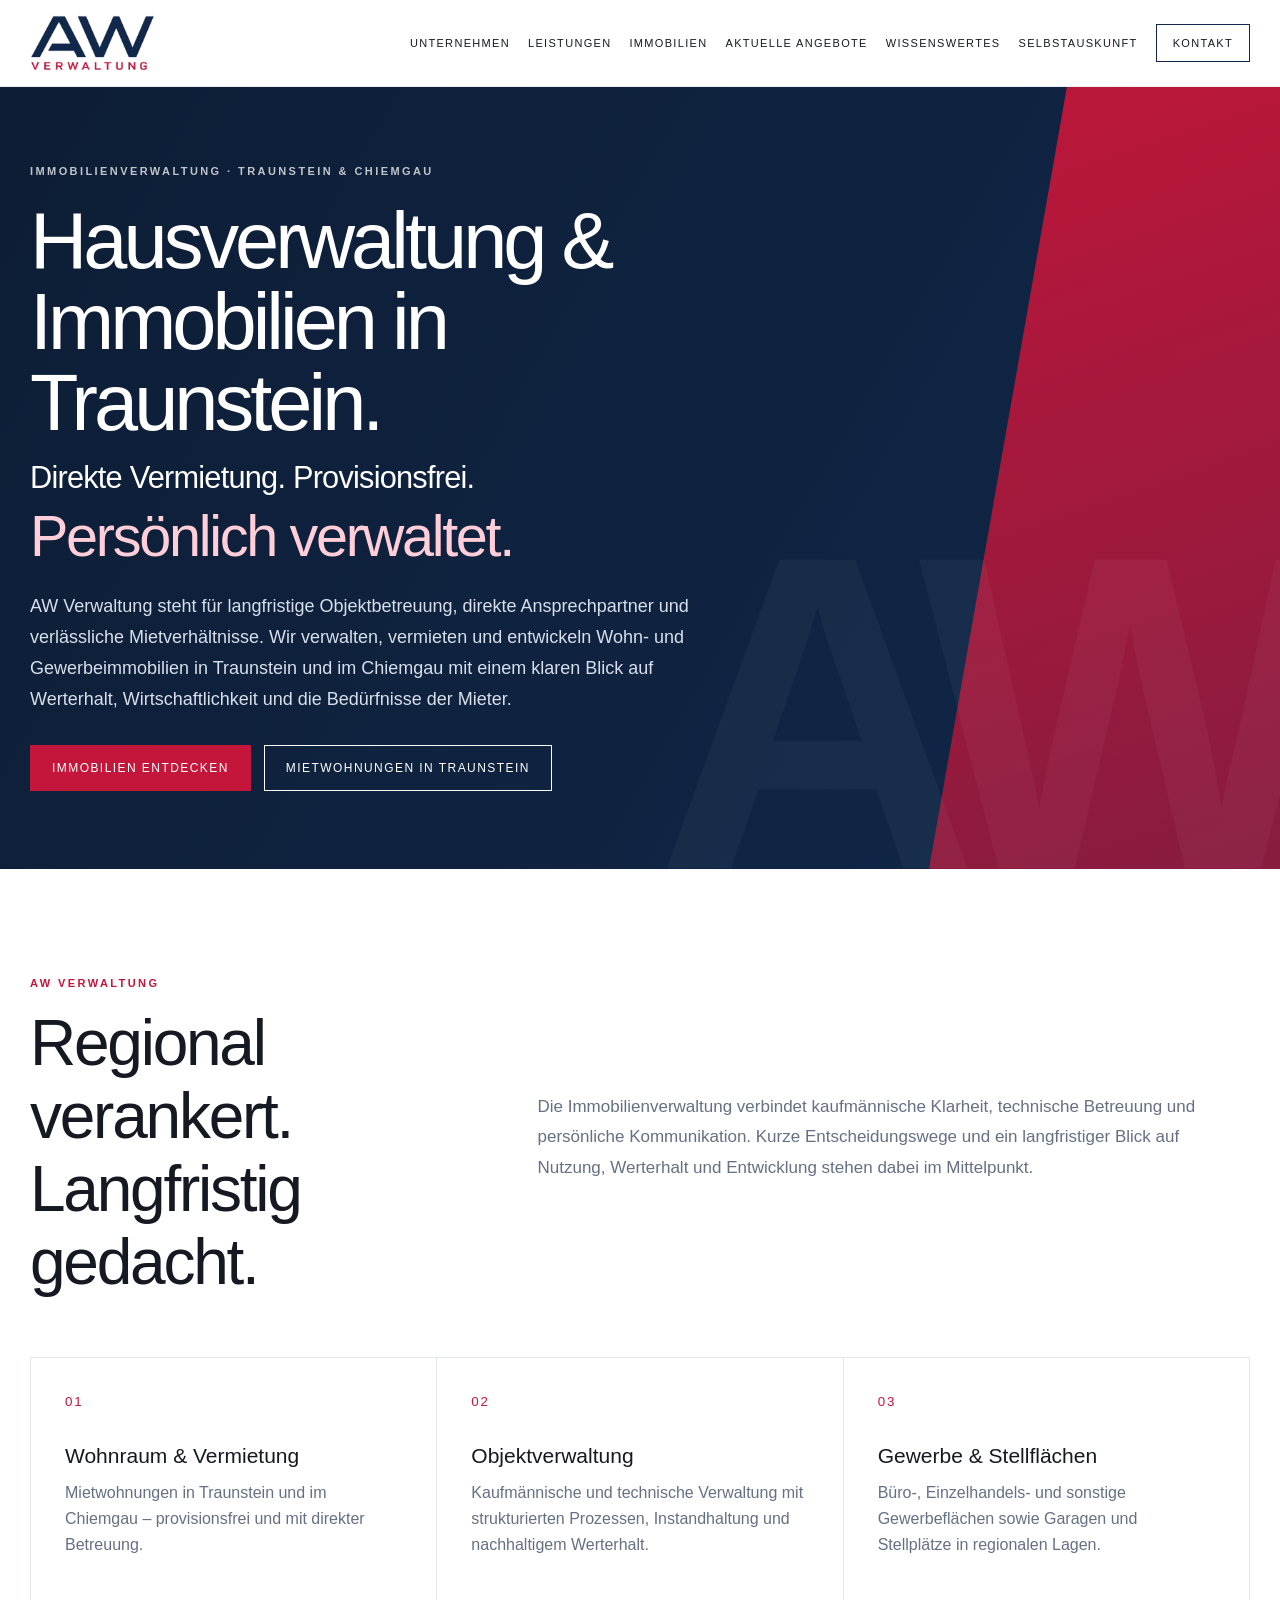
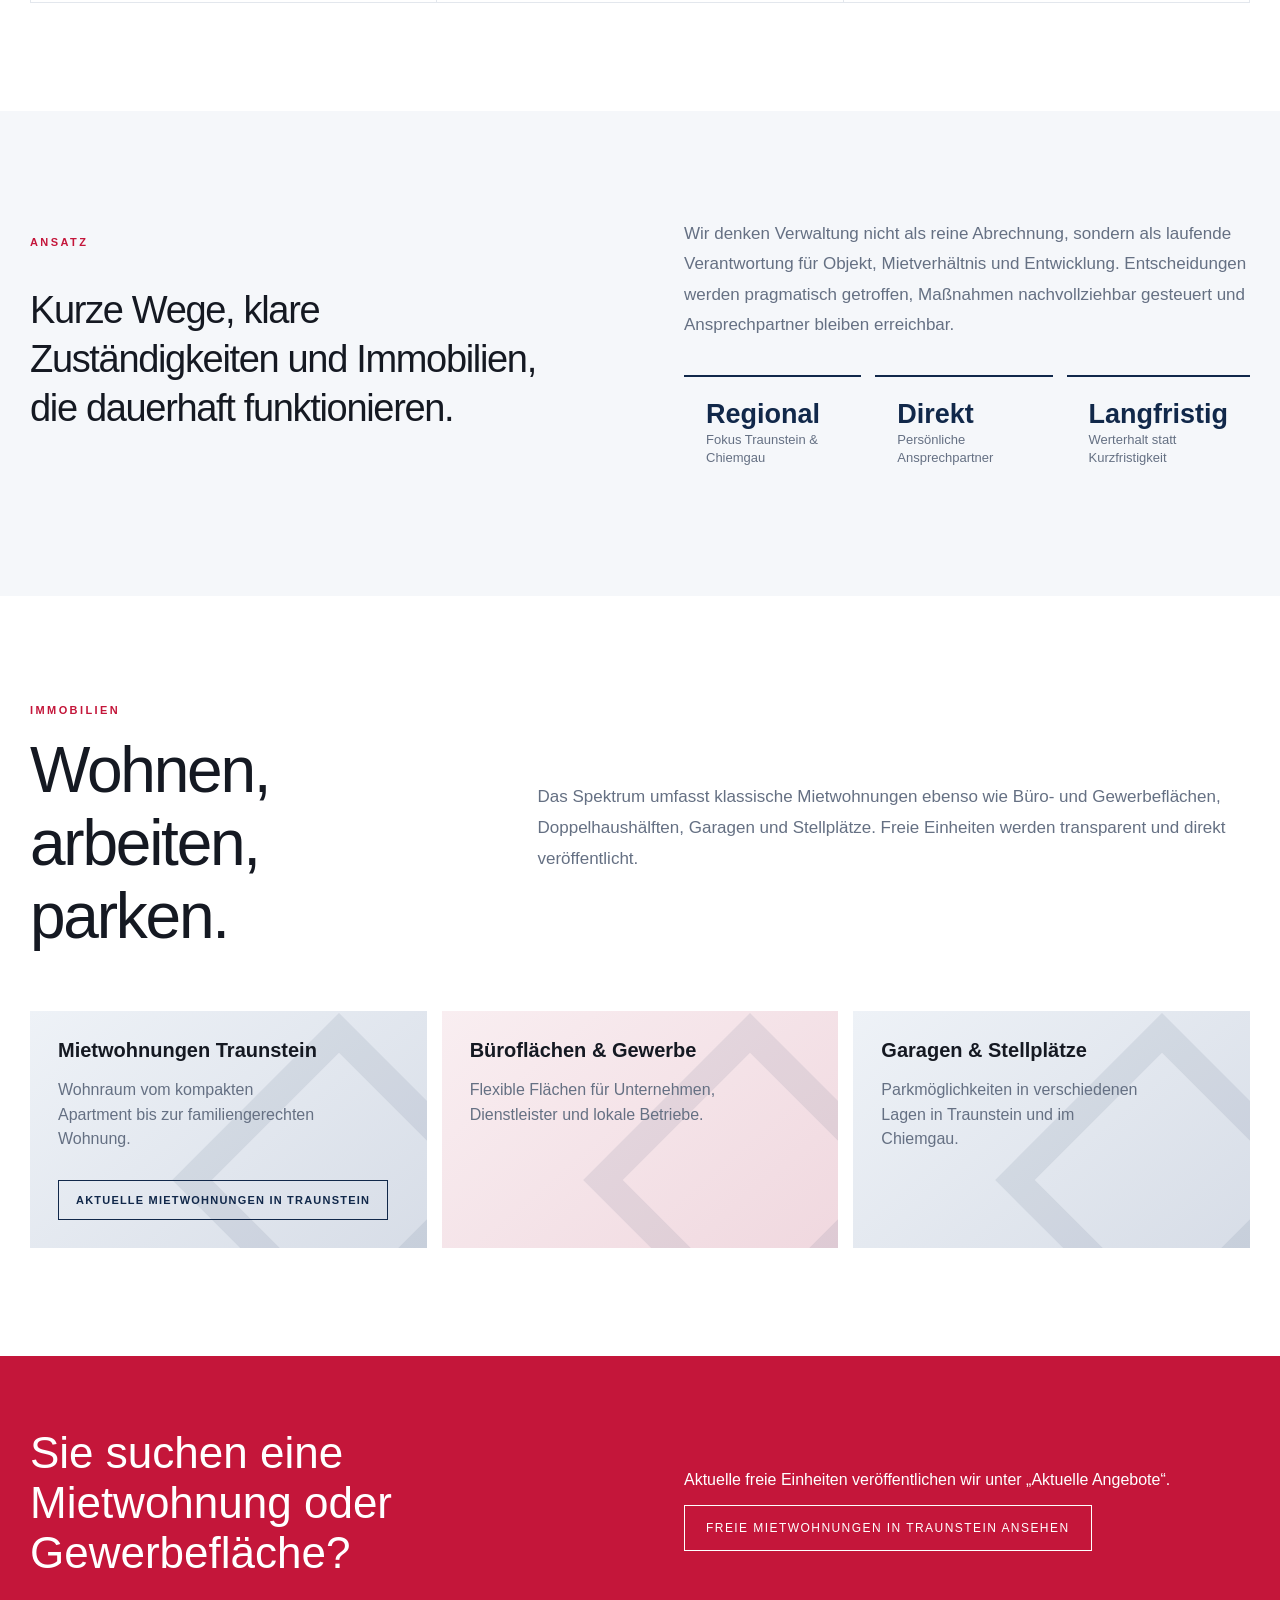
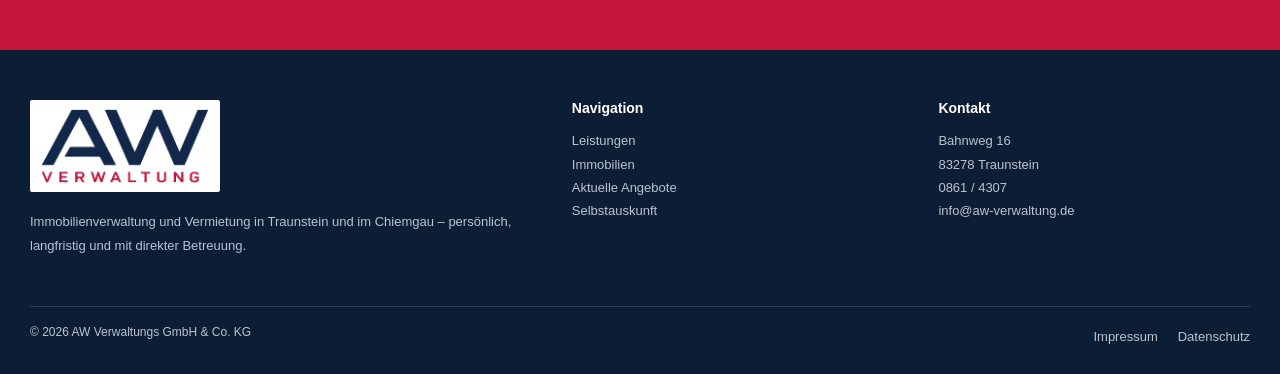
<file: index.html>
<!doctype html><html lang="de"><head><meta charset="utf-8"><meta name="viewport" content="width=device-width,initial-scale=1"><title>Hausverwaltung Traunstein & Chiemgau | Mietwohnungen & Objektverwaltung | AW Verwaltung</title><meta name="description" content="AW Verwaltung in Traunstein: Hausverwaltung und Objektverwaltung im Chiemgau, Mietwohnungen in Traunstein, Büroflächen, Gewerbeimmobilien, Garagen und Stellplätze."><meta name="robots" content="index,follow,max-image-preview:large"><link rel="canonical" href="https://www.aw-verwaltung.de/"><meta property="og:title" content="AW Verwaltung | Immobilien in Traunstein & im Chiemgau"><meta property="og:description" content="Persönliche Immobilienverwaltung, Mietwohnungen, Büro- und Gewerbeflächen in Traunstein und im Chiemgau."><meta property="og:type" content="website"><meta property="og:url" content="https://www.aw-verwaltung.de/"><meta property="og:site_name" content="AW Verwaltung"><meta property="og:locale" content="de_DE"><meta property="og:image" content="https://www.aw-verwaltung.de/assets/aw-preview.jpg?v=20260828-2"><meta property="og:image:secure_url" content="https://www.aw-verwaltung.de/assets/aw-preview.jpg?v=20260828-2"><meta property="og:image:type" content="image/jpeg"><meta property="og:image:width" content="1200"><meta property="og:image:height" content="630"><meta property="og:image:alt" content="AW Verwaltung"><meta name="twitter:card" content="summary_large_image"><meta name="twitter:image" content="https://www.aw-verwaltung.de/assets/aw-preview.jpg?v=20260828-2"><link rel="icon" type="image/svg+xml" href="assets/favicon-aw.svg?v=20260904-8"><link rel="shortcut icon" type="image/svg+xml" href="assets/favicon-aw.svg?v=20260904-8"><link rel="apple-touch-icon" href="assets/apple-touch-icon.png"><link rel="stylesheet" href="styles.css"><link rel="stylesheet" href="enhancements.css?v=20260904-8"><script type="application/ld+json">{"@context":"https://schema.org","@graph":[{"@type":["Organization","RealEstateAgent"],"@id":"https://www.aw-verwaltung.de/#organization","name":"AW Verwaltungs GmbH & Co. KG","url":"https://www.aw-verwaltung.de/","email":"info@aw-verwaltung.de","telephone":"+49-861-4307","address":{"@type":"PostalAddress","streetAddress":"Bahnweg 16","postalCode":"83278","addressLocality":"Traunstein","addressCountry":"DE"},"areaServed":[{"@type":"City","name":"Traunstein"},{"@type":"AdministrativeArea","name":"Chiemgau"}],"knowsAbout":["Hausverwaltung","Objektverwaltung","Mietverwaltung","Mietwohnungen","Büroflächen","Gewerbeimmobilien","Garagen und Stellplätze"]},{"@type":"WebSite","@id":"https://www.aw-verwaltung.de/#website","url":"https://www.aw-verwaltung.de/","name":"AW Verwaltung","publisher":{"@id":"https://www.aw-verwaltung.de/#organization"},"inLanguage":"de-DE"}]}</script></head><body><header class="header"><div class="wrap nav"><a class="brand" href="index.html"><img src="assets/aw-logo.png" alt="AW Verwaltung"></a><button class="menu" aria-label="Menü öffnen" aria-expanded="false">☰</button><nav class="navlinks"><a href="unternehmen.html">Unternehmen</a><a href="leistungen.html">Leistungen</a><a href="immobilien.html">Immobilien</a><a href="angebote.html">Aktuelle Angebote</a><a href="wissenswertes.html">Wissenswertes</a><a href="selbstauskunft.html">Selbstauskunft</a><a class="nav-cta" href="kontakt.html">Kontakt</a></nav></div></header><main><section class="hero"><div class="hero-accent"></div><div class="wrap hero-inner"><div class="hero-copy"><div class="eyebrow">Immobilienverwaltung · Traunstein &amp; Chiemgau</div><h1>Hausverwaltung &amp; Immobilien in Traunstein.</h1><div style="font-size:clamp(22px,2.4vw,34px);line-height:1.2;color:#fff;margin:-8px 0 8px;letter-spacing:-.025em">Direkte Vermietung. Provisionsfrei.</div><span class="hero-typed" style="display:block;font-size:clamp(34px,4.5vw,62px);line-height:1.08;color:#ffced9;letter-spacing:-.04em;margin-bottom:24px" data-typed-phrases="Persönlich verwaltet.|Werte langfristig erhalten.|Modern organisiert.|Verlässlich betreut.">Persönlich verwaltet.</span><p>AW Verwaltung steht für langfristige Objektbetreuung, direkte Ansprechpartner und verlässliche Mietverhältnisse. Wir verwalten, vermieten und entwickeln Wohn- und Gewerbeimmobilien in Traunstein und im Chiemgau mit einem klaren Blick auf Werterhalt, Wirtschaftlichkeit und die Bedürfnisse der Mieter.</p><div class="actions"><a class="btn btn-red" href="immobilien.html">Immobilien entdecken</a><a class="btn btn-ghost" href="angebote.html">Mietwohnungen in Traunstein</a></div></div></div></section><section class="section"><div class="wrap"><div class="section-head"><div><div class="label">AW Verwaltung</div><h2>Regional verankert. Langfristig gedacht.</h2></div><p>Die Immobilienverwaltung verbindet kaufmännische Klarheit, technische Betreuung und persönliche Kommunikation. Kurze Entscheidungswege und ein langfristiger Blick auf Nutzung, Werterhalt und Entwicklung stehen dabei im Mittelpunkt.</p></div><div class="grid3 reveal"><div class="card"><small>01</small><h3>Wohnraum &amp; Vermietung</h3><p>Mietwohnungen in Traunstein und im Chiemgau – provisionsfrei und mit direkter Betreuung.</p></div><div class="card"><small>02</small><h3>Objektverwaltung</h3><p>Kaufmännische und technische Verwaltung mit strukturierten Prozessen, Instandhaltung und nachhaltigem Werterhalt.</p></div><div class="card"><small>03</small><h3>Gewerbe &amp; Stellflächen</h3><p>Büro-, Einzelhandels- und sonstige Gewerbeflächen sowie Garagen und Stellplätze in regionalen Lagen.</p></div></div></div></section><section class="section soft"><div class="wrap split"><div><div class="label">Ansatz</div><p class="statement">Kurze Wege, klare Zuständigkeiten und Immobilien, die dauerhaft funktionieren.</p></div><div><p class="lead">Wir denken Verwaltung nicht als reine Abrechnung, sondern als laufende Verantwortung für Objekt, Mietverhältnis und Entwicklung. Entscheidungen werden pragmatisch getroffen, Maßnahmen nachvollziehbar gesteuert und Ansprechpartner bleiben erreichbar.</p><div class="stats"><div class="stat"><strong>Regional</strong><span>Fokus Traunstein &amp; Chiemgau</span></div><div class="stat"><strong>Direkt</strong><span>Persönliche Ansprechpartner</span></div><div class="stat"><strong>Langfristig</strong><span>Werterhalt statt Kurzfristigkeit</span></div></div></div></div></section><section class="section"><div class="wrap"><div class="section-head"><div><div class="label">Immobilien</div><h2>Wohnen, arbeiten, parken.</h2></div><p>Das Spektrum umfasst klassische Mietwohnungen ebenso wie Büro- und Gewerbeflächen, Doppelhaushälften, Garagen und Stellplätze. Freie Einheiten werden transparent und direkt veröffentlicht.</p></div><div class="portfolio reveal"><div class="property"><b>Mietwohnungen Traunstein</b><p>Wohnraum vom kompakten Apartment bis zur familiengerechten Wohnung.</p><a class="contact-action" href="angebote.html">Aktuelle Mietwohnungen in Traunstein</a></div><div class="property"><b>Büroflächen &amp; Gewerbe</b><p>Flexible Flächen für Unternehmen, Dienstleister und lokale Betriebe.</p></div><div class="property"><b>Garagen &amp; Stellplätze</b><p>Parkmöglichkeiten in verschiedenen Lagen in Traunstein und im Chiemgau.</p></div></div></div></section><section class="cta-band"><div class="wrap split"><h2>Sie suchen eine Mietwohnung oder Gewerbefläche?</h2><div><p>Aktuelle freie Einheiten veröffentlichen wir unter „Aktuelle Angebote“.</p><a class="btn btn-ghost" href="angebote.html">Freie Mietwohnungen in Traunstein ansehen</a></div></div></section></main><footer class="footer"><div class="wrap"><div class="footer-grid"><div><img class="footer-logo" src="assets/aw-logo-footer.png" alt="AW Verwaltung"><p>Immobilienverwaltung und Vermietung in Traunstein und im Chiemgau – persönlich, langfristig und mit direkter Betreuung.</p></div><div><h4>Navigation</h4><a href="leistungen.html">Leistungen</a><br><a href="immobilien.html">Immobilien</a><br><a href="angebote.html">Aktuelle Angebote</a><br><a href="selbstauskunft.html">Selbstauskunft</a></div><div><h4>Kontakt</h4><p>Bahnweg 16<br>83278 Traunstein<br>0861 / 4307<br><a href="mailto:info@aw-verwaltung.de">info@aw-verwaltung.de</a></p></div></div><div class="footer-bottom"><span>© <span data-year></span> AW Verwaltungs GmbH & Co. KG</span><div class="footer-links"><a href="impressum.html">Impressum</a><a href="datenschutz.html">Datenschutz</a></div></div></div></footer><script src="script.js?v=20260904-8"></script></body></html>
</file>
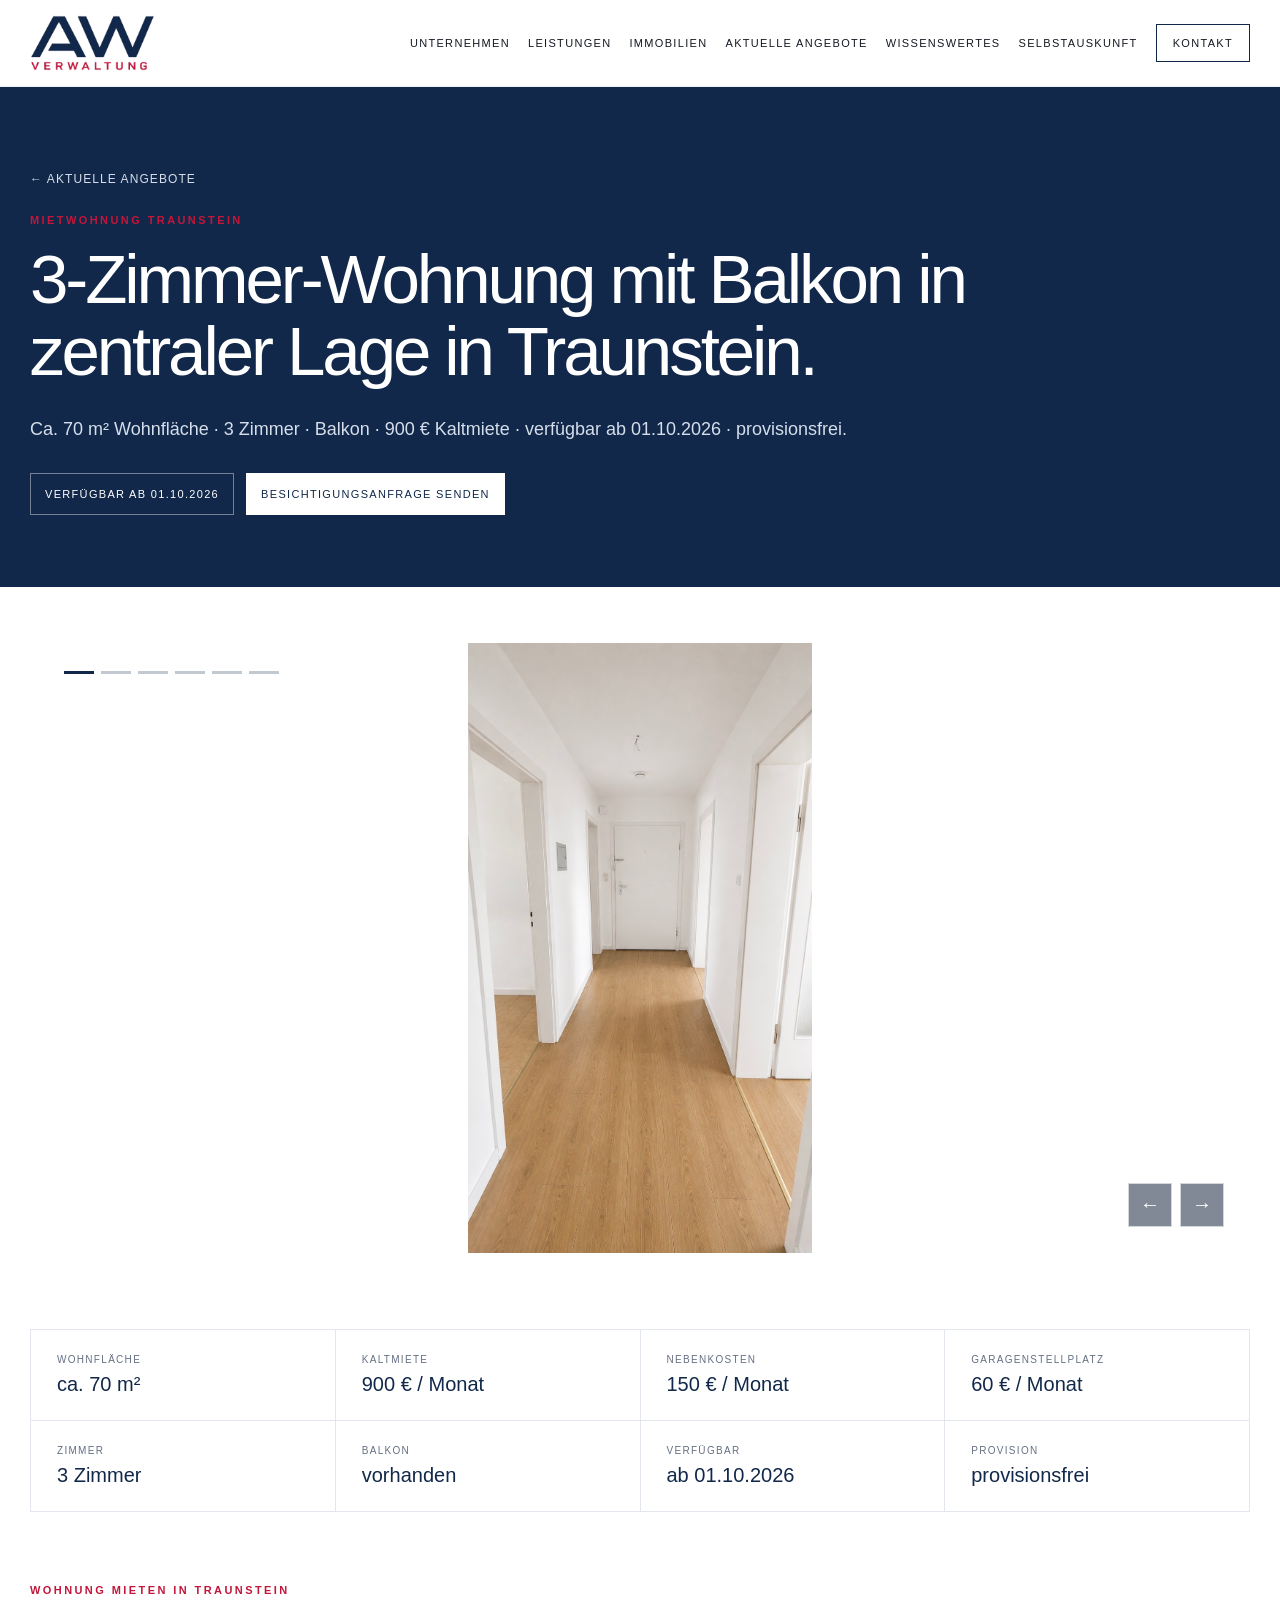
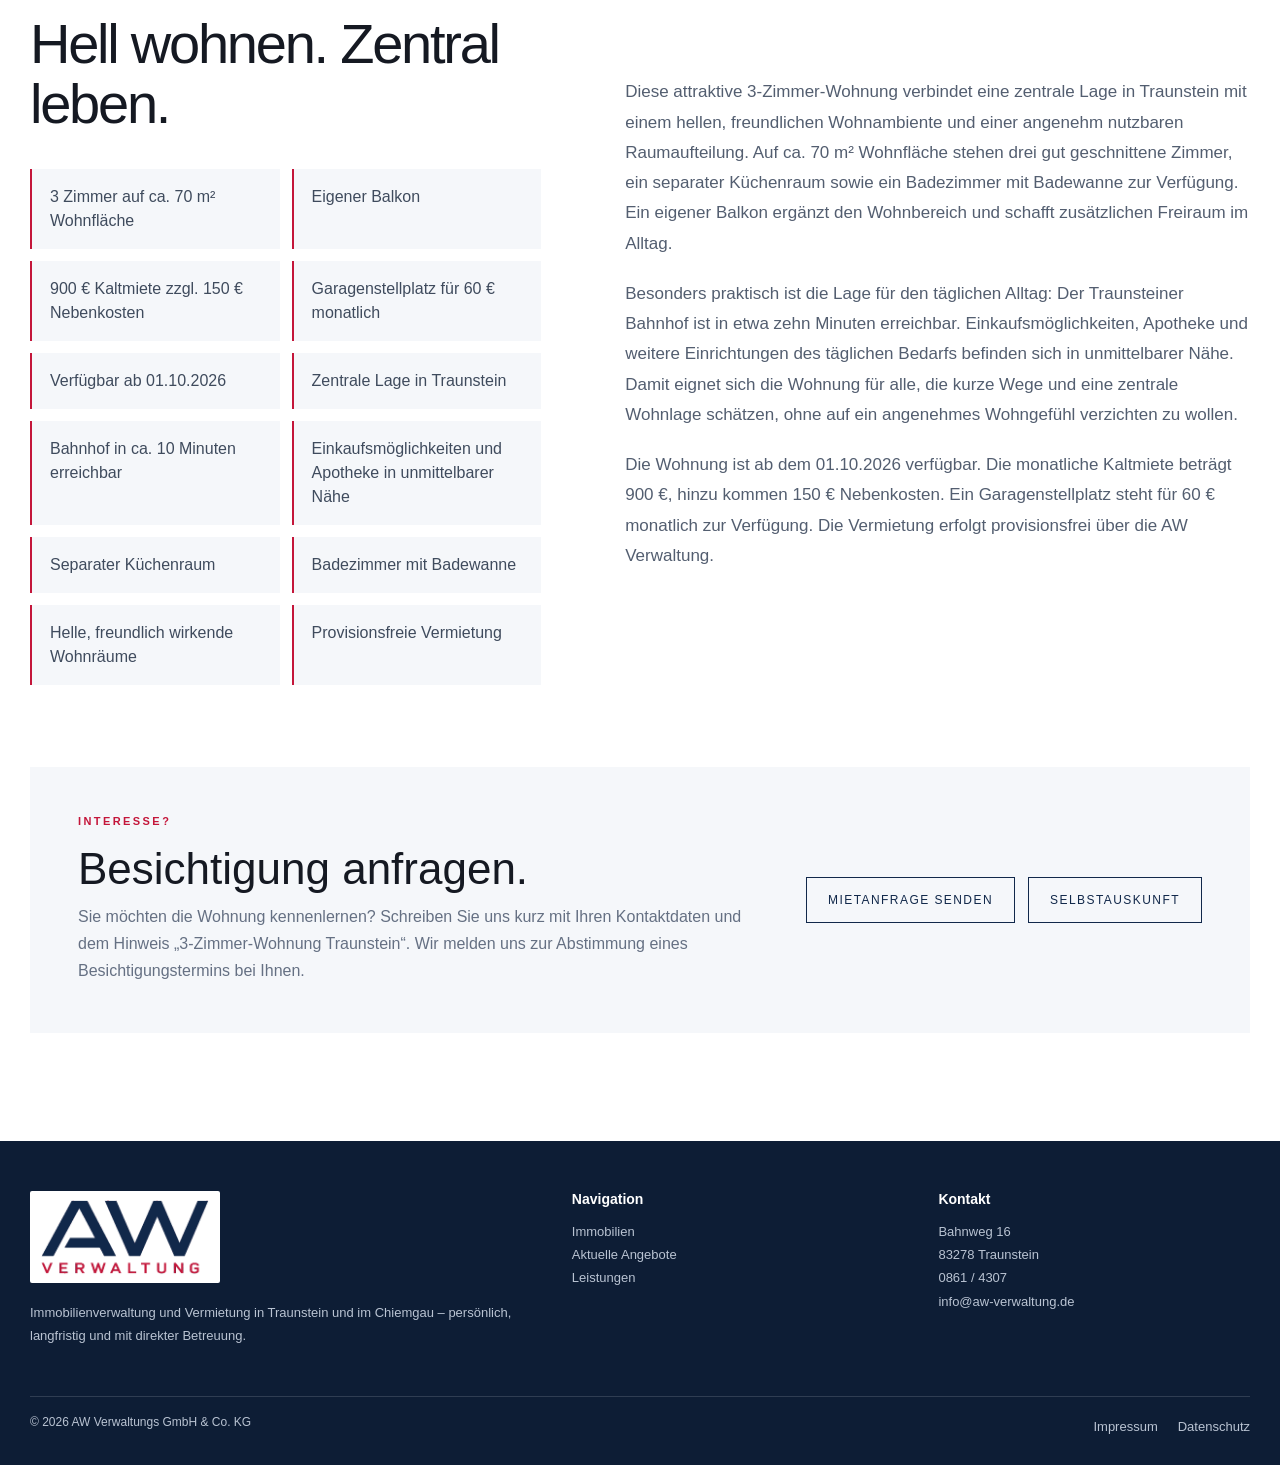
<file: 3-zimmer-wohnung-traunstein.html>
<!doctype html>
<html lang="de">
<head>
  <meta charset="utf-8">
  <meta name="viewport" content="width=device-width,initial-scale=1">
  <title>3-Zimmer-Wohnung in Traunstein mieten | ca. 70 m² | AW Verwaltung</title>
  <meta name="description" content="Zentrale 3-Zimmer-Wohnung in Traunstein mit ca. 70 m², Balkon, 900 € Kaltmiete, 150 € Nebenkosten und Garagenstellplatz für 60 €. Verfügbar ab 01.10.2026, provisionsfrei über die AW Verwaltung.">
  <meta name="robots" content="index,follow,max-image-preview:large">
  <link rel="canonical" href="https://www.aw-verwaltung.de/3-zimmer-wohnung-traunstein.html">
  <meta property="og:title" content="3-Zimmer-Wohnung in Traunstein | ca. 70 m² | 900 € kalt">
  <meta property="og:description" content="Zentral gelegene 3-Zimmer-Mietwohnung mit Balkon in Traunstein, verfügbar ab 01.10.2026 – provisionsfrei über die AW Verwaltung.">
  <meta property="og:type" content="website">
  <meta property="og:url" content="https://www.aw-verwaltung.de/3-zimmer-wohnung-traunstein.html">
  <meta property="og:image" content="https://www.aw-verwaltung.de/assets/angebote/wohnung-traunstein-01-flur.jpg">
  <link rel="icon" href="assets/favicon.png">
  <link rel="stylesheet" href="styles.css">
  <style>
    .listing-hero{background:var(--navy);color:#fff;padding:82px 0 72px}.listing-hero .backlink{display:inline-block;margin-bottom:28px;color:#d5deea;font-size:12px;letter-spacing:.09em;text-transform:uppercase}.listing-hero h1{max-width:1040px;margin:0;font-size:clamp(42px,5.4vw,70px);line-height:1.04;letter-spacing:-.045em;font-weight:400}.listing-hero .listing-lead{max-width:900px;margin:26px 0 0;color:#d5deea;font-size:18px;line-height:1.72}.listing-hero-actions{display:flex;flex-wrap:wrap;gap:12px;margin-top:28px}.listing-status,.listing-inquiry{display:inline-flex;align-items:center;min-height:42px;padding:10px 14px;border:1px solid rgba(255,255,255,.42);font-size:11px;letter-spacing:.12em;text-transform:uppercase;color:#fff}.listing-inquiry{background:#fff;color:var(--navy);border-color:#fff}.listing-inquiry:hover{opacity:.9}
    .listing-media{background:#fff;padding:56px 0 0}.listing-slider{background:#fff!important;box-shadow:none!important}.listing-slider .insight-slide{background:#fff!important;display:flex;align-items:center;justify-content:center}.listing-slider .insight-slide:after{display:none!important}.listing-slider .insight-slide img{width:auto!important;height:auto!important;max-width:100%!important;max-height:100%!important;object-fit:contain!important;object-position:center center;background:#fff!important;transform:none!important;image-rendering:auto}.listing-slider .slider-arrow{background:rgba(13,29,53,.52)}.listing-slider .slider-dot{background:rgba(17,40,74,.25)}.listing-slider .slider-dot.active{background:var(--navy)}
    .listing-main{padding:76px 0 108px}.listing-facts{display:grid;grid-template-columns:repeat(4,1fr);border-left:1px solid var(--line);border-top:1px solid var(--line);margin-bottom:72px}.listing-fact{padding:24px 26px;border-right:1px solid var(--line);border-bottom:1px solid var(--line);background:#fff}.listing-fact small{display:block;margin-bottom:8px;color:var(--muted);font-size:10px;letter-spacing:.13em;text-transform:uppercase}.listing-fact strong{font-size:20px;font-weight:500;color:var(--navy)}.listing-copy{display:grid;grid-template-columns:.9fr 1.1fr;gap:84px;align-items:center;margin-bottom:72px}.listing-copy h2{font-size:clamp(36px,4.5vw,56px);line-height:1.08;letter-spacing:-.04em;font-weight:400;margin:0}.listing-side{align-self:center}.listing-text{align-self:center}.listing-text p{margin:0 0 20px;color:#535e70;font-size:17px;line-height:1.78;text-align:left!important;hyphens:none!important}.listing-highlights{display:grid;grid-template-columns:repeat(2,minmax(0,1fr));gap:12px;margin:34px 0 0;padding:0;list-style:none}.listing-highlights li{padding:16px 18px;background:var(--soft);border-left:2px solid var(--red);color:#3f4b5d;line-height:1.5}.listing-cta{margin-top:82px;padding:48px;background:var(--soft);display:grid;grid-template-columns:1fr auto;gap:42px;align-items:center}.listing-cta h2{font-size:clamp(30px,3.5vw,44px);line-height:1.1;margin:0 0 10px;font-weight:400}.listing-cta p{margin:0;color:var(--muted);line-height:1.7}.listing-cta .actions{margin-top:0;justify-content:flex-end}
    @media(max-width:920px){.listing-facts{grid-template-columns:1fr 1fr}.listing-copy{grid-template-columns:1fr;gap:38px;align-items:start}.listing-side,.listing-text{align-self:auto}.listing-cta{grid-template-columns:1fr}.listing-cta .actions{justify-content:flex-start}}
    @media(max-width:620px){.listing-hero{padding:64px 0 58px}.listing-media{padding-top:30px}.listing-slider .insight-slide{height:430px}.listing-main{padding:56px 0 78px}.listing-facts{grid-template-columns:1fr}.listing-highlights{grid-template-columns:1fr}.listing-cta{padding:30px 24px}}
  </style>
  <script type="application/ld+json">{"@context":"https://schema.org","@type":"RealEstateListing","@id":"https://www.aw-verwaltung.de/3-zimmer-wohnung-traunstein.html#listing","url":"https://www.aw-verwaltung.de/3-zimmer-wohnung-traunstein.html","name":"3-Zimmer-Wohnung mit Balkon in zentraler Lage in Traunstein","description":"Zentrale 3-Zimmer-Mietwohnung in Traunstein mit ca. 70 m² Wohnfläche und Balkon, 900 Euro Kaltmiete, 150 Euro Nebenkosten und Garagenstellplatz für 60 Euro. Verfügbar ab 01.10.2026.","datePosted":"2026-09-04","mainEntity":{"@type":"Apartment","name":"3-Zimmer-Wohnung in Traunstein","numberOfRooms":3,"floorSize":{"@type":"QuantitativeValue","value":70,"unitCode":"MTK"},"address":{"@type":"PostalAddress","addressLocality":"Traunstein","postalCode":"83278","addressCountry":"DE"},"amenityFeature":{"@type":"LocationFeatureSpecification","name":"Balkon","value":true},"image":["https://www.aw-verwaltung.de/assets/angebote/wohnung-traunstein-01-flur.jpg","https://www.aw-verwaltung.de/assets/angebote/wohnung-traunstein-02-wohnen.jpg","https://www.aw-verwaltung.de/assets/angebote/wohnung-traunstein-03-zimmer1.jpg","https://www.aw-verwaltung.de/assets/angebote/wohnung-traunstein-04-zimmer2.jpg","https://www.aw-verwaltung.de/assets/angebote/wohnung-traunstein-05-kueche.jpg","https://www.aw-verwaltung.de/assets/angebote/wohnung-traunstein-06-bad.jpg"]},"offers":{"@type":"Offer","price":"900","priceCurrency":"EUR","availability":"https://schema.org/InStock","validFrom":"2026-10-01"},"publisher":{"@id":"https://www.aw-verwaltung.de/#organization"}}</script>
</head>
<body>
<header class="header"><div class="wrap nav"><a class="brand" href="index.html"><img src="assets/aw-logo.png" alt="AW Verwaltung"></a><button class="menu" aria-label="Menü öffnen" aria-expanded="false">☰</button><nav class="navlinks"><a href="unternehmen.html">Unternehmen</a><a href="leistungen.html">Leistungen</a><a href="immobilien.html">Immobilien</a><a href="angebote.html">Aktuelle Angebote</a><a href="wissenswertes.html">Wissenswertes</a><a href="selbstauskunft.html">Selbstauskunft</a><a class="nav-cta" href="kontakt.html">Kontakt</a></nav></div></header>
<main>
<section class="listing-hero"><div class="wrap"><a class="backlink" href="angebote.html">← Aktuelle Angebote</a><div class="label">Mietwohnung Traunstein</div><h1>3-Zimmer-Wohnung mit Balkon in zentraler Lage in Traunstein.</h1><p class="listing-lead">Ca. 70 m² Wohnfläche · 3 Zimmer · Balkon · 900 € Kaltmiete · verfügbar ab 01.10.2026 · provisionsfrei.</p><div class="listing-hero-actions"><span class="listing-status">Verfügbar ab 01.10.2026</span><a class="listing-inquiry" href="mailto:s.schuhboeck@aw-verwaltung.de?cc=info%40aw-verwaltung.de&amp;subject=Besichtigungsanfrage%203-Zimmer-Wohnung%20Traunstein">Besichtigungsanfrage senden</a></div></div></section>
<section class="listing-media"><div class="wrap"><div class="insight-slider reveal visible listing-slider" data-slider><div class="insight-track"><figure class="insight-slide" aria-hidden="false"><img src="assets/angebote/wohnung-traunstein-01-flur.jpg?v=20260904-4" alt="Flur der 3-Zimmer-Wohnung in Traunstein" loading="eager" decoding="async"></figure><figure class="insight-slide" aria-hidden="true"><img src="assets/angebote/wohnung-traunstein-02-wohnen.jpg?v=20260904-4" alt="Heller Wohnbereich der 3-Zimmer-Wohnung in Traunstein" loading="lazy" decoding="async"></figure><figure class="insight-slide" aria-hidden="true"><img src="assets/angebote/wohnung-traunstein-03-zimmer1.jpg?v=20260904-4" alt="Helles Zimmer der Mietwohnung in Traunstein" loading="lazy" decoding="async"></figure><figure class="insight-slide" aria-hidden="true"><img src="assets/angebote/wohnung-traunstein-04-zimmer2.jpg?v=20260904-4" alt="Weiteres Zimmer der 3-Zimmer-Wohnung in Traunstein" loading="lazy" decoding="async"></figure><figure class="insight-slide" aria-hidden="true"><img src="assets/angebote/wohnung-traunstein-05-kueche.jpg?v=20260904-4" alt="Separater Küchenraum der Wohnung in Traunstein" loading="lazy" decoding="async"></figure><figure class="insight-slide" aria-hidden="true"><img src="assets/angebote/wohnung-traunstein-06-bad.jpg?v=20260904-4" alt="Badezimmer mit Badewanne der Mietwohnung in Traunstein" loading="lazy" decoding="async"></figure></div><div class="slider-dots"><button class="slider-dot active" data-dot aria-label="Bild 1"></button><button class="slider-dot" data-dot aria-label="Bild 2"></button><button class="slider-dot" data-dot aria-label="Bild 3"></button><button class="slider-dot" data-dot aria-label="Bild 4"></button><button class="slider-dot" data-dot aria-label="Bild 5"></button><button class="slider-dot" data-dot aria-label="Bild 6"></button></div><div class="slider-controls"><button class="slider-arrow" data-prev aria-label="Vorheriges Bild">←</button><button class="slider-arrow" data-next aria-label="Nächstes Bild">→</button></div></div></div></section>
<section class="listing-main"><div class="wrap">
<div class="listing-facts"><div class="listing-fact"><small>Wohnfläche</small><strong>ca. 70 m²</strong></div><div class="listing-fact"><small>Kaltmiete</small><strong>900 € / Monat</strong></div><div class="listing-fact"><small>Nebenkosten</small><strong>150 € / Monat</strong></div><div class="listing-fact"><small>Garagenstellplatz</small><strong>60 € / Monat</strong></div><div class="listing-fact"><small>Zimmer</small><strong>3 Zimmer</strong></div><div class="listing-fact"><small>Balkon</small><strong>vorhanden</strong></div><div class="listing-fact"><small>Verfügbar</small><strong>ab 01.10.2026</strong></div><div class="listing-fact"><small>Provision</small><strong>provisionsfrei</strong></div></div>
<div class="listing-copy"><div class="listing-side"><div class="label">Wohnung mieten in Traunstein</div><h2>Hell wohnen. Zentral leben.</h2><ul class="listing-highlights"><li>3 Zimmer auf ca. 70 m² Wohnfläche</li><li>Eigener Balkon</li><li>900 € Kaltmiete zzgl. 150 € Nebenkosten</li><li>Garagenstellplatz für 60 € monatlich</li><li>Verfügbar ab 01.10.2026</li><li>Zentrale Lage in Traunstein</li><li>Bahnhof in ca. 10 Minuten erreichbar</li><li>Einkaufsmöglichkeiten und Apotheke in unmittelbarer Nähe</li><li>Separater Küchenraum</li><li>Badezimmer mit Badewanne</li><li>Helle, freundlich wirkende Wohnräume</li><li>Provisionsfreie Vermietung</li></ul></div><div class="listing-text"><p>Diese attraktive 3-Zimmer-Wohnung verbindet eine zentrale Lage in Traunstein mit einem hellen, freundlichen Wohnambiente und einer angenehm nutzbaren Raumaufteilung. Auf ca. 70 m² Wohnfläche stehen drei gut geschnittene Zimmer, ein separater Küchenraum sowie ein Badezimmer mit Badewanne zur Verfügung. Ein eigener Balkon ergänzt den Wohnbereich und schafft zusätzlichen Freiraum im Alltag.</p><p>Besonders praktisch ist die Lage für den täglichen Alltag: Der Traunsteiner Bahnhof ist in etwa zehn Minuten erreichbar. Einkaufsmöglichkeiten, Apotheke und weitere Einrichtungen des täglichen Bedarfs befinden sich in unmittelbarer Nähe. Damit eignet sich die Wohnung für alle, die kurze Wege und eine zentrale Wohnlage schätzen, ohne auf ein angenehmes Wohngefühl verzichten zu wollen.</p><p>Die Wohnung ist ab dem 01.10.2026 verfügbar. Die monatliche Kaltmiete beträgt 900 €, hinzu kommen 150 € Nebenkosten. Ein Garagenstellplatz steht für 60 € monatlich zur Verfügung. Die Vermietung erfolgt provisionsfrei über die AW Verwaltung.</p></div></div>
<div class="listing-cta"><div><div class="label">Interesse?</div><h2>Besichtigung anfragen.</h2><p>Sie möchten die Wohnung kennenlernen? Schreiben Sie uns kurz mit Ihren Kontaktdaten und dem Hinweis „3-Zimmer-Wohnung Traunstein“. Wir melden uns zur Abstimmung eines Besichtigungstermins bei Ihnen.</p></div><div class="actions"><a class="btn" style="color:var(--navy)" href="mailto:s.schuhboeck@aw-verwaltung.de?cc=info%40aw-verwaltung.de&amp;subject=Interesse%203-Zimmer-Wohnung%20Traunstein">Mietanfrage senden</a><a class="btn" style="color:var(--navy)" href="selbstauskunft.html">Selbstauskunft</a></div></div>
</div></section>
</main>
<footer class="footer"><div class="wrap"><div class="footer-grid"><div><img class="footer-logo" src="assets/aw-logo-footer.png" alt="AW Verwaltung"><p>Immobilienverwaltung und Vermietung in Traunstein und im Chiemgau – persönlich, langfristig und mit direkter Betreuung.</p></div><div><h4>Navigation</h4><a href="immobilien.html">Immobilien</a><br><a href="angebote.html">Aktuelle Angebote</a><br><a href="leistungen.html">Leistungen</a></div><div><h4>Kontakt</h4><p>Bahnweg 16<br>83278 Traunstein<br>0861 / 4307<br><a href="mailto:info@aw-verwaltung.de">info@aw-verwaltung.de</a></p></div></div><div class="footer-bottom"><span>© <span data-year></span> AW Verwaltungs GmbH & Co. KG</span><div class="footer-links"><a href="impressum.html">Impressum</a><a href="datenschutz.html">Datenschutz</a></div></div></div></footer>
<script src="script.js?v=20260904-4"></script>
</body>
</html>
</file>
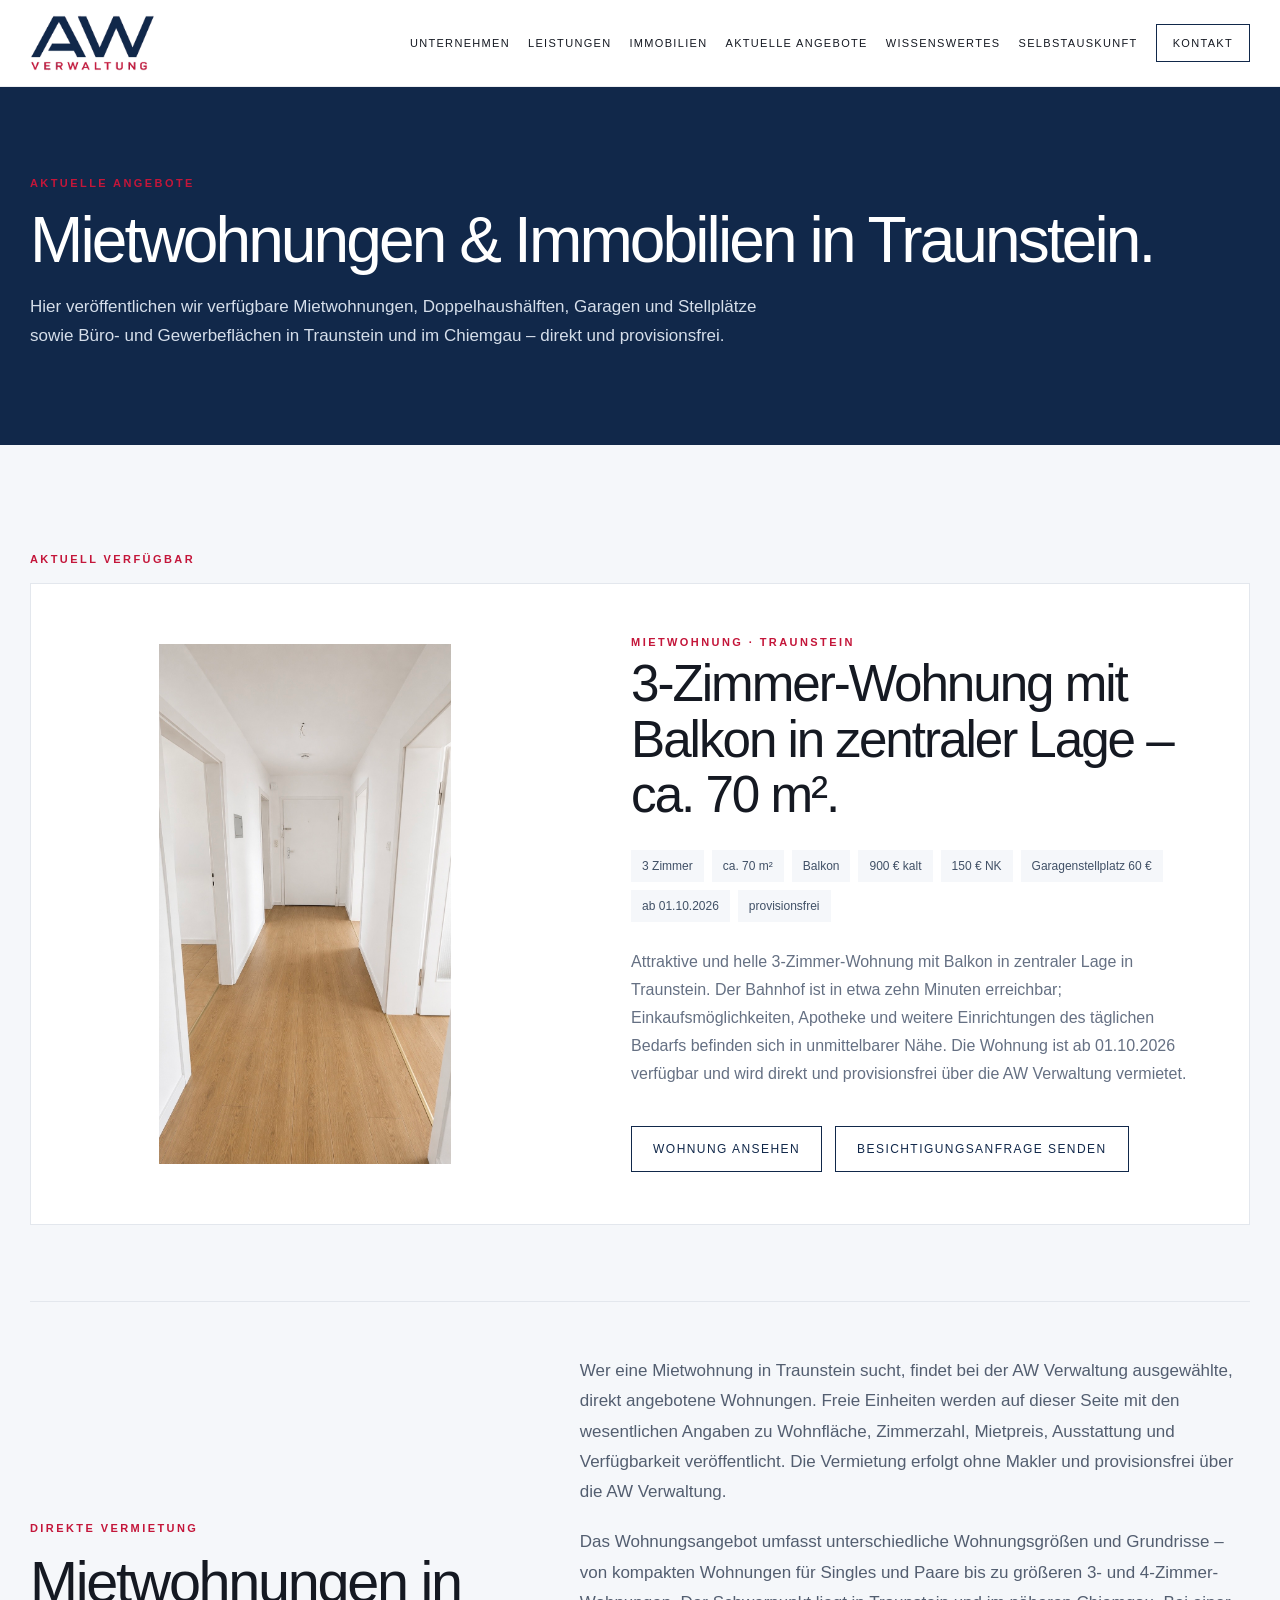
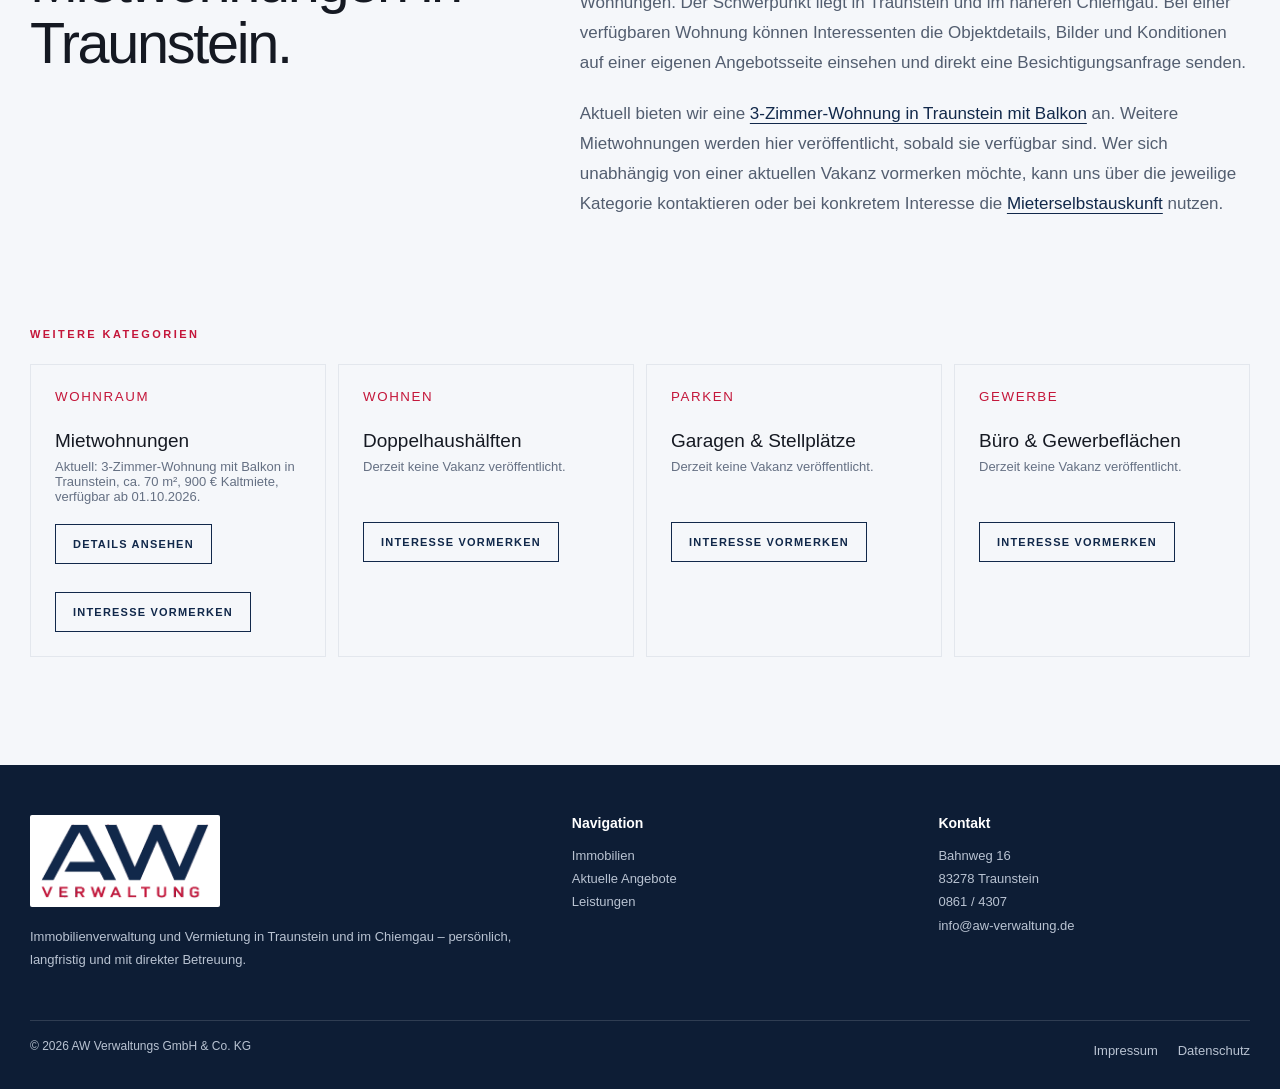
<file: angebote.html>
<!doctype html><html lang="de"><head><meta charset="utf-8"><meta name="viewport" content="width=device-width,initial-scale=1"><title>Aktuelle Mietangebote Traunstein | Wohnungen, Garagen & Gewerbe | AW Verwaltung</title><meta name="description" content="Aktuelle Mietwohnungen in Traunstein sowie freie Doppelhaushälften, Garagen, Stellplätze und Gewerbeflächen der AW Verwaltung. Jetzt 3-Zimmer-Wohnung mit ca. 70 m², Balkon und 900 € Kaltmiete verfügbar."><meta name="robots" content="index,follow,max-image-preview:large"><link rel="canonical" href="https://www.aw-verwaltung.de/angebote.html"><meta property="og:title" content="Aktuelle Mietangebote | AW Verwaltung Traunstein"><meta property="og:description" content="Aktuell verfügbar: zentrale 3-Zimmer-Wohnung in Traunstein mit ca. 70 m², Balkon, 900 € Kaltmiete, frei ab 01.10.2026."><meta property="og:type" content="website"><meta property="og:url" content="https://www.aw-verwaltung.de/angebote.html"><meta property="og:image" content="https://www.aw-verwaltung.de/assets/angebote/wohnung-traunstein-01-flur.jpg"><link rel="icon" type="image/svg+xml" href="assets/favicon-aw.svg?v=20260904-8"><link rel="shortcut icon" type="image/svg+xml" href="assets/favicon-aw.svg?v=20260904-8"><link rel="apple-touch-icon" href="assets/apple-touch-icon.png"><link rel="stylesheet" href="styles.css"><link rel="stylesheet" href="enhancements.css?v=20260904-8"><style>.current-offer{display:grid;grid-template-columns:.9fr 1.1fr;gap:0;border:1px solid var(--line);background:#fff;overflow:hidden}.current-offer-media{min-height:520px;background:#fff;display:flex;align-items:center;justify-content:center;overflow:hidden}.current-offer-media img{width:auto!important;height:auto!important;max-width:100%!important;max-height:520px!important;object-fit:contain!important;object-position:center center;background:#fff!important;display:block;transform:none!important;image-rendering:auto;margin:auto}.current-offer-copy{padding:52px;display:flex;flex-direction:column;justify-content:center}.current-offer-copy h2{font-size:clamp(34px,4vw,52px);line-height:1.08;margin:8px 0 20px;font-weight:400;letter-spacing:-.04em}.current-offer-copy p{color:var(--muted);font-size:16px;line-height:1.75;text-align:left!important;hyphens:none!important}.offer-facts{display:flex;flex-wrap:wrap;gap:8px;margin:8px 0 10px}.offer-facts span{padding:9px 11px;background:var(--soft);font-size:12px;color:#405066}.current-offer-copy .actions{margin-top:22px}.rental-seo{margin-top:76px;padding:54px 0 12px;border-top:1px solid var(--line);display:grid;grid-template-columns:.82fr 1.18fr;gap:84px;align-items:center}.rental-seo h2{font-size:clamp(38px,4.5vw,58px);line-height:1.06;letter-spacing:-.04em;font-weight:400;margin:10px 0 0}.rental-seo-copy p{margin:0 0 20px;color:#535e70;font-size:17px;line-height:1.78;text-align:left!important;hyphens:none!important}.rental-seo-copy a{color:var(--navy);text-decoration:underline;text-underline-offset:4px}.offer-overview{margin-top:76px}.offer-type .contact-action{display:inline-flex!important;width:max-content!important;max-width:100%!important}.offer-type .contact-action.mail-interest{display:flex!important;margin-top:28px!important;position:static!important}.offer-type .contact-action:not(.mail-interest){margin-bottom:0!important}@media(max-width:900px){.current-offer{grid-template-columns:1fr}.current-offer-media{min-height:420px}.current-offer-media img{max-height:420px!important}.rental-seo{grid-template-columns:1fr;gap:28px;align-items:start}}@media(max-width:620px){.current-offer-media{min-height:330px}.current-offer-media img{max-height:330px!important}.current-offer-copy{padding:30px 24px}.rental-seo{margin-top:56px;padding-top:38px}.rental-seo-copy p{font-size:16px;line-height:1.72}}</style></head><body><header class="header"><div class="wrap nav"><a class="brand" href="index.html"><img src="assets/aw-logo.png" alt="AW Verwaltung"></a><button class="menu" aria-label="Menü öffnen" aria-expanded="false">☰</button><nav class="navlinks"><a href="unternehmen.html">Unternehmen</a><a href="leistungen.html">Leistungen</a><a href="immobilien.html">Immobilien</a><a href="angebote.html">Aktuelle Angebote</a><a href="wissenswertes.html">Wissenswertes</a><a href="selbstauskunft.html">Selbstauskunft</a><a class="nav-cta" href="kontakt.html">Kontakt</a></nav></div></header><main><section class="page-hero"><div class="wrap"><div class="label">Aktuelle Angebote</div><h1>Mietwohnungen &amp; Immobilien in Traunstein.</h1><p>Hier veröffentlichen wir verfügbare Mietwohnungen, Doppelhaushälften, Garagen und Stellplätze sowie Büro- und Gewerbeflächen in Traunstein und im Chiemgau – direkt und provisionsfrei.</p></div></section><section class="section soft"><div class="wrap"><div class="label">Aktuell verfügbar</div><div class="current-offer"><a class="current-offer-media" href="3-zimmer-wohnung-traunstein.html" aria-label="3-Zimmer-Wohnung in Traunstein ansehen"><img src="assets/angebote/wohnung-traunstein-01-flur.jpg?v=20260904-4" alt="Heller Flur der 3-Zimmer-Wohnung mit Balkon zur Miete in Traunstein" loading="eager" decoding="async"></a><div class="current-offer-copy"><small class="label" style="margin-bottom:0">Mietwohnung · Traunstein</small><h2>3-Zimmer-Wohnung mit Balkon in zentraler Lage – ca. 70 m².</h2><div class="offer-facts"><span>3 Zimmer</span><span>ca. 70 m²</span><span>Balkon</span><span>900 € kalt</span><span>150 € NK</span><span>Garagenstellplatz 60 €</span><span>ab 01.10.2026</span><span>provisionsfrei</span></div><p>Attraktive und helle 3-Zimmer-Wohnung mit Balkon in zentraler Lage in Traunstein. Der Bahnhof ist in etwa zehn Minuten erreichbar; Einkaufsmöglichkeiten, Apotheke und weitere Einrichtungen des täglichen Bedarfs befinden sich in unmittelbarer Nähe. Die Wohnung ist ab 01.10.2026 verfügbar und wird direkt und provisionsfrei über die AW Verwaltung vermietet.</p><div class="actions"><a class="btn" style="color:var(--navy)" href="3-zimmer-wohnung-traunstein.html">Wohnung ansehen</a><a class="btn" style="color:var(--navy)" href="mailto:s.schuhboeck@aw-verwaltung.de?cc=info%40aw-verwaltung.de&amp;subject=Besichtigungsanfrage%203-Zimmer-Wohnung%20Traunstein">Besichtigungsanfrage senden</a></div></div></div><div class="rental-seo"><div><div class="label">Direkte Vermietung</div><h2>Mietwohnungen in Traunstein.</h2></div><div class="rental-seo-copy"><p>Wer eine Mietwohnung in Traunstein sucht, findet bei der AW Verwaltung ausgewählte, direkt angebotene Wohnungen. Freie Einheiten werden auf dieser Seite mit den wesentlichen Angaben zu Wohnfläche, Zimmerzahl, Mietpreis, Ausstattung und Verfügbarkeit veröffentlicht. Die Vermietung erfolgt ohne Makler und provisionsfrei über die AW Verwaltung.</p><p>Das Wohnungsangebot umfasst unterschiedliche Wohnungsgrößen und Grundrisse – von kompakten Wohnungen für Singles und Paare bis zu größeren 3- und 4-Zimmer-Wohnungen. Der Schwerpunkt liegt in Traunstein und im näheren Chiemgau. Bei einer verfügbaren Wohnung können Interessenten die Objektdetails, Bilder und Konditionen auf einer eigenen Angebotsseite einsehen und direkt eine Besichtigungsanfrage senden.</p><p>Aktuell bieten wir eine <a href="3-zimmer-wohnung-traunstein.html">3-Zimmer-Wohnung in Traunstein mit Balkon</a> an. Weitere Mietwohnungen werden hier veröffentlicht, sobald sie verfügbar sind. Wer sich unabhängig von einer aktuellen Vakanz vormerken möchte, kann uns über die jeweilige Kategorie kontaktieren oder bei konkretem Interesse die <a href="selbstauskunft.html">Mieterselbstauskunft</a> nutzen.</p></div></div><div class="offer-overview"><div class="label">Weitere Kategorien</div><div class="offer-grid"><div class="offer-type"><small>Wohnraum</small><h3>Mietwohnungen</h3><p>Aktuell: 3-Zimmer-Wohnung mit Balkon in Traunstein, ca. 70 m², 900 € Kaltmiete, verfügbar ab 01.10.2026.</p><a class="contact-action" href="3-zimmer-wohnung-traunstein.html">Details ansehen</a></div><div class="offer-type"><small>Wohnen</small><h3>Doppelhaushälften</h3><p>Derzeit keine Vakanz veröffentlicht.</p></div><div class="offer-type"><small>Parken</small><h3>Garagen &amp; Stellplätze</h3><p>Derzeit keine Vakanz veröffentlicht.</p></div><div class="offer-type"><small>Gewerbe</small><h3>Büro &amp; Gewerbeflächen</h3><p>Derzeit keine Vakanz veröffentlicht.</p></div></div></div></div></section></main><footer class="footer"><div class="wrap"><div class="footer-grid"><div><img class="footer-logo" src="assets/aw-logo-footer.png" alt="AW Verwaltung"><p>Immobilienverwaltung und Vermietung in Traunstein und im Chiemgau – persönlich, langfristig und mit direkter Betreuung.</p></div><div><h4>Navigation</h4><a href="immobilien.html">Immobilien</a><br><a href="angebote.html">Aktuelle Angebote</a><br><a href="leistungen.html">Leistungen</a></div><div><h4>Kontakt</h4><p>Bahnweg 16<br>83278 Traunstein<br>0861 / 4307<br><a href="mailto:info@aw-verwaltung.de">info@aw-verwaltung.de</a></p></div></div><div class="footer-bottom"><span>© <span data-year></span> AW Verwaltungs GmbH & Co. KG</span><div class="footer-links"><a href="impressum.html">Impressum</a><a href="datenschutz.html">Datenschutz</a></div></div></div></footer><script src="script.js?v=20260904-8"></script></body></html>
</file>
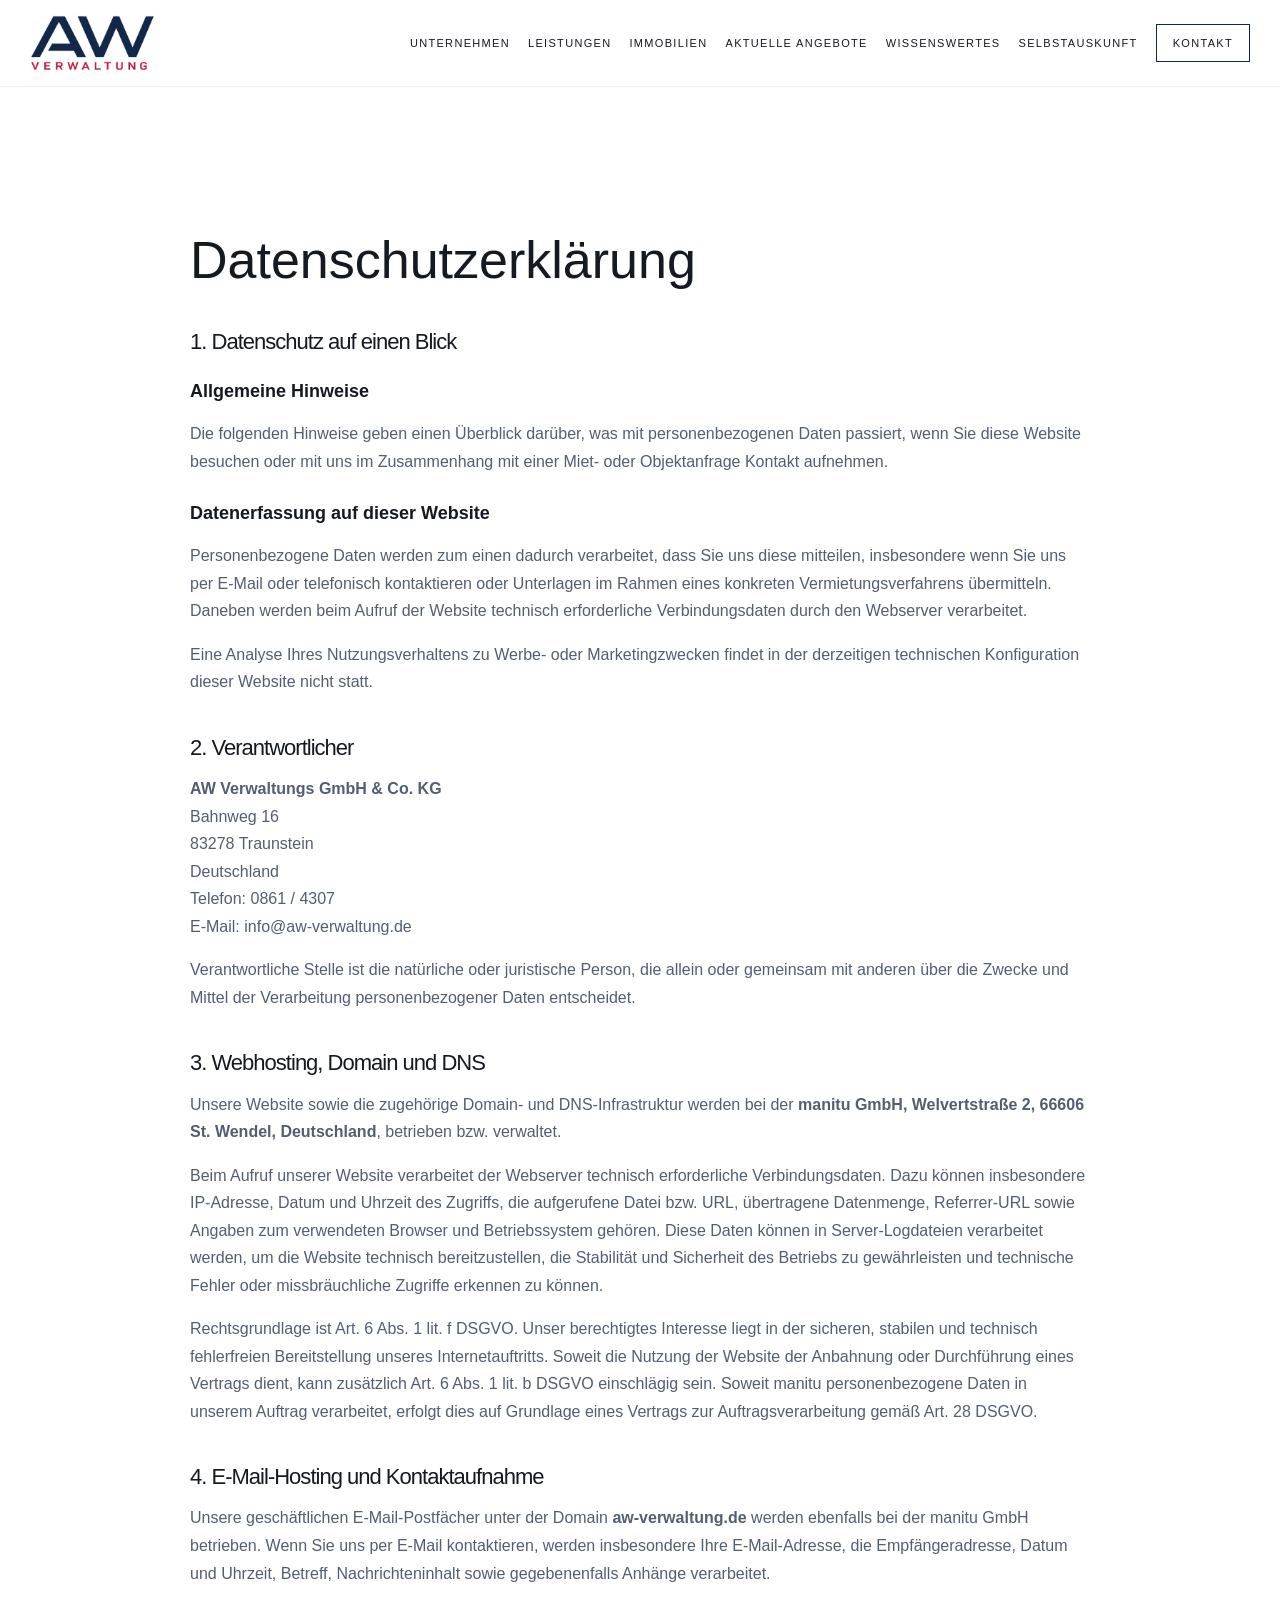
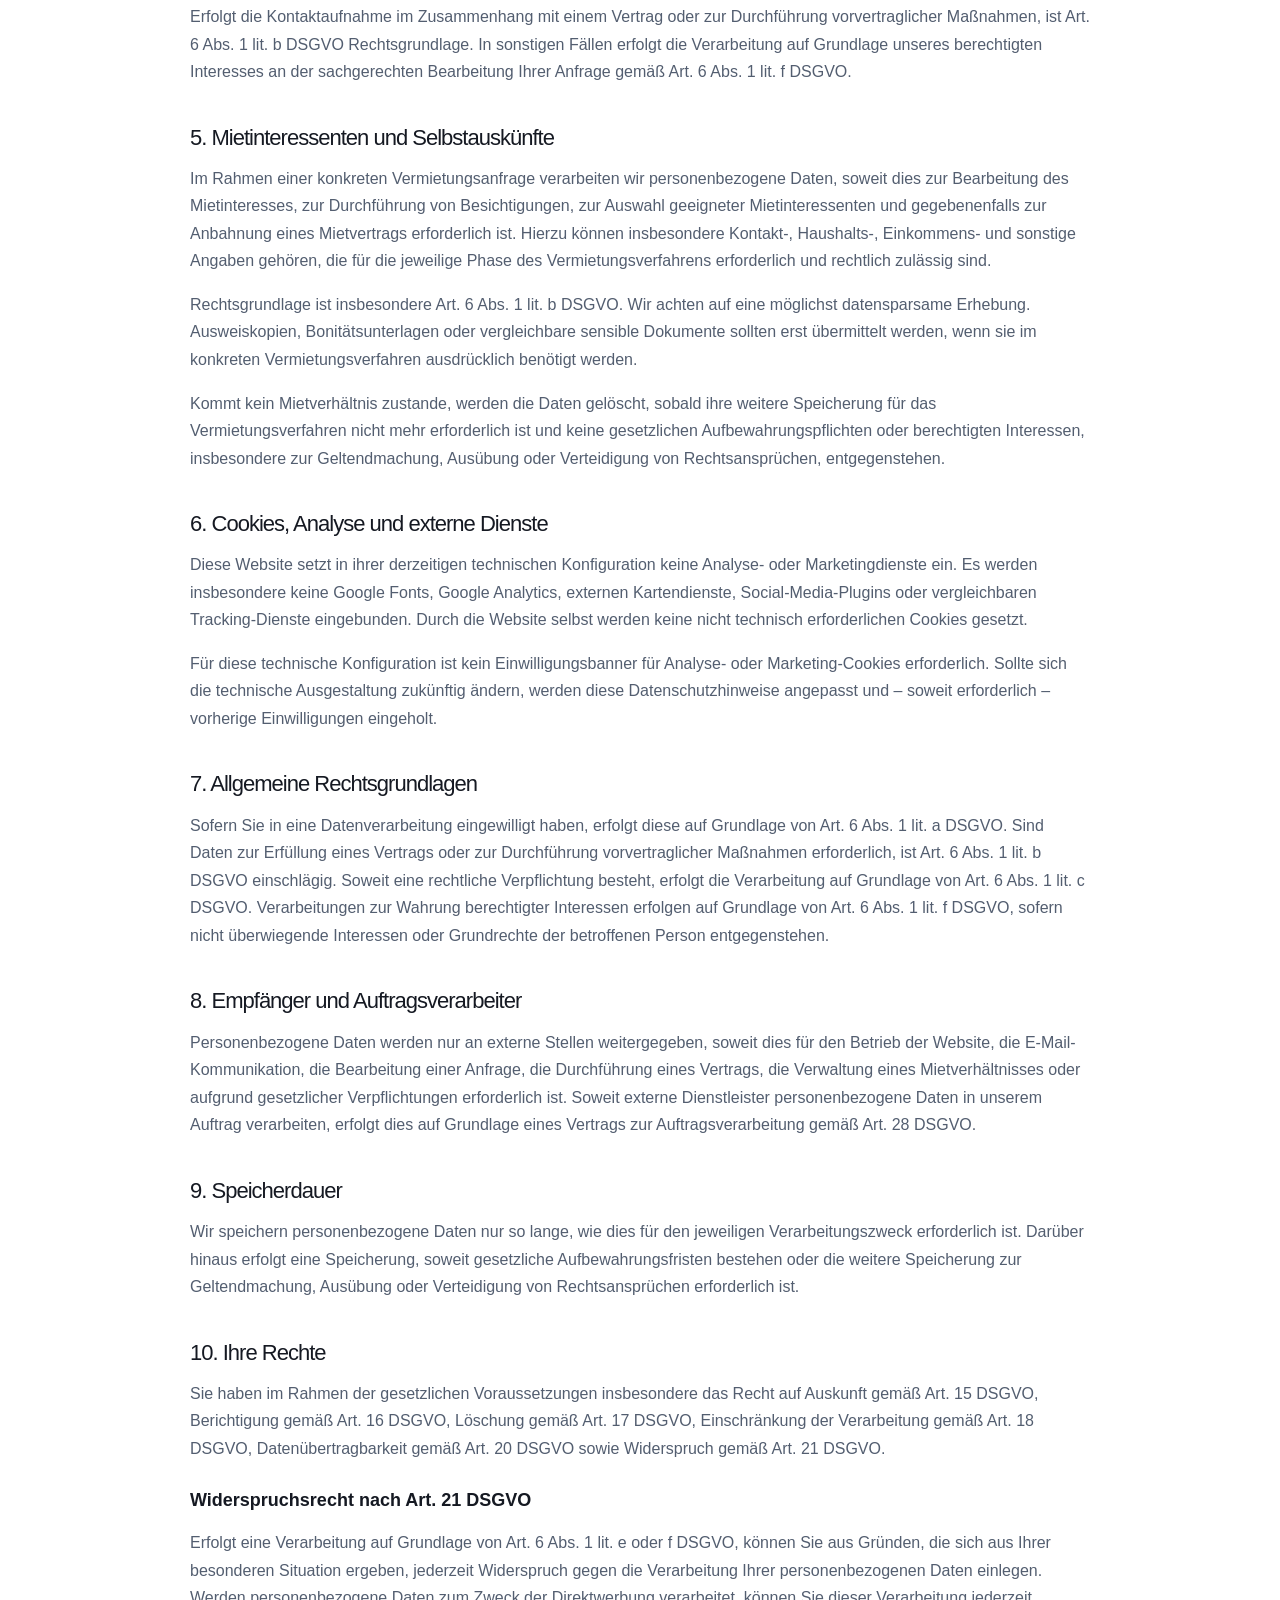
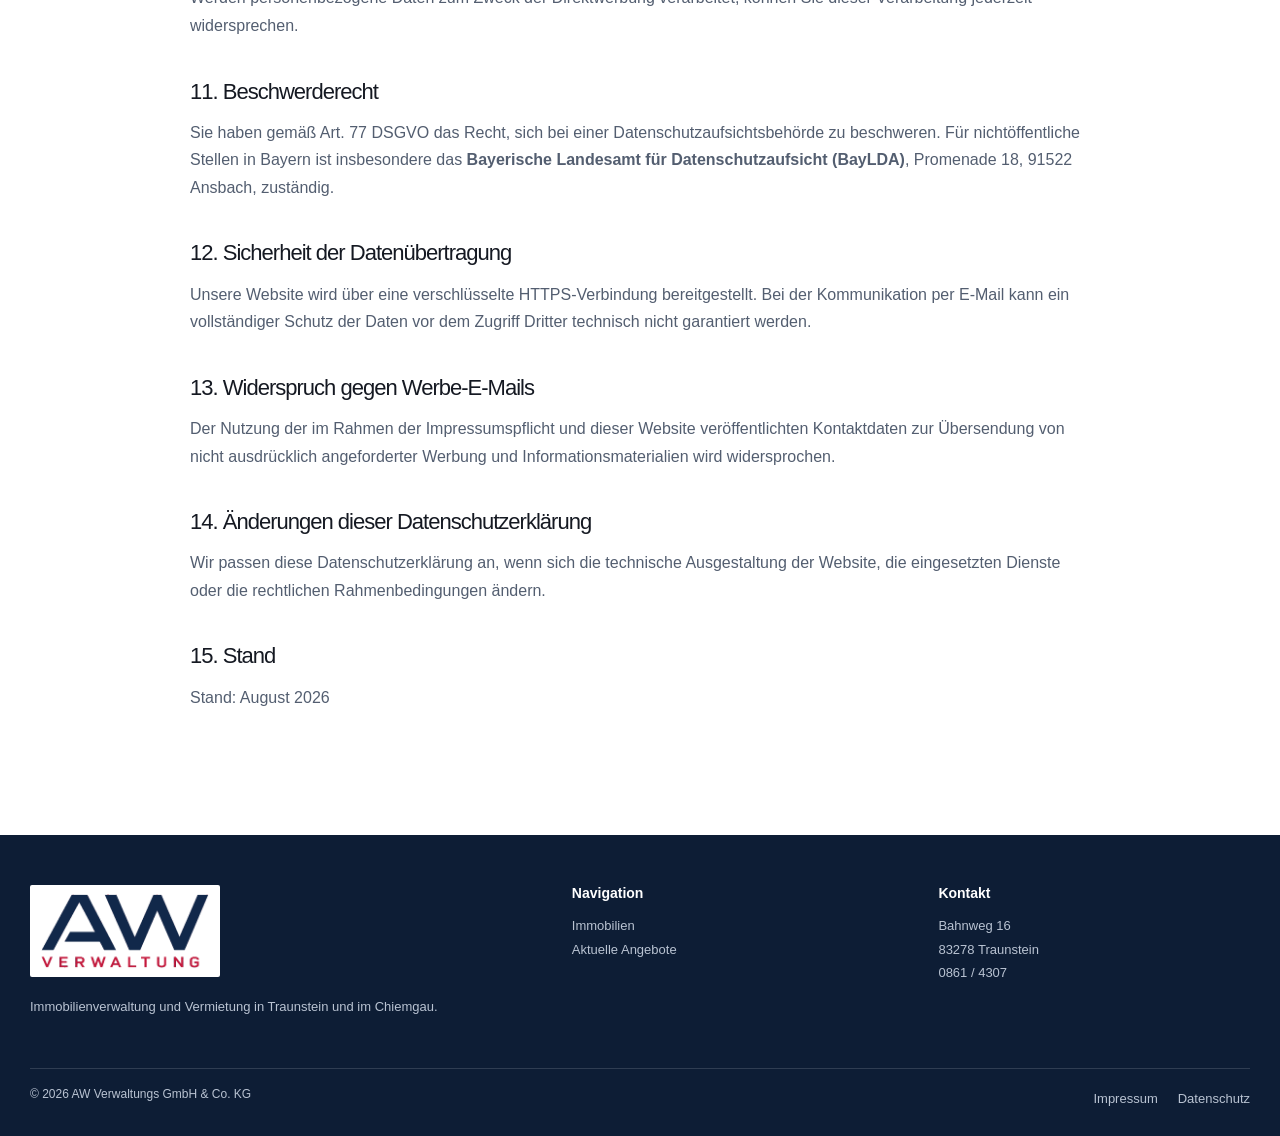
<file: datenschutz.html>
<!doctype html><html lang="de"><head><meta charset="utf-8"><meta name="viewport" content="width=device-width,initial-scale=1"><title>Datenschutz | AW Verwaltung</title><meta name="description" content="Datenschutzerklärung der AW Verwaltungs GmbH & Co. KG mit Informationen zu Website-Nutzung, Kontaktaufnahme, Vermietungsanfragen und Betroffenenrechten."><meta name="robots" content="index,follow"><link rel="canonical" href="https://www.aw-verwaltung.de/datenschutz.html"><link rel="icon" href="assets/favicon.png"><link rel="stylesheet" href="styles.css"></head><body><header class="header"><div class="wrap nav"><a class="brand" href="index.html"><img src="assets/aw-logo.png" alt="AW Verwaltung"></a><button class="menu" aria-label="Menü öffnen" aria-expanded="false">☰</button><nav class="navlinks"><a href="unternehmen.html">Unternehmen</a><a href="leistungen.html">Leistungen</a><a href="immobilien.html">Immobilien</a><a href="angebote.html">Aktuelle Angebote</a><a href="wissenswertes.html">Wissenswertes</a><a href="selbstauskunft.html">Selbstauskunft</a><a class="nav-cta" href="kontakt.html">Kontakt</a></nav></div></header><main class="section"><div class="wrap legal"><h1>Datenschutzerklärung</h1><h2>1. Datenschutz auf einen Blick</h2><h3>Allgemeine Hinweise</h3><p>Die folgenden Hinweise geben einen Überblick darüber, was mit personenbezogenen Daten passiert, wenn Sie diese Website besuchen oder mit uns im Zusammenhang mit einer Miet- oder Objektanfrage Kontakt aufnehmen.</p><h3>Datenerfassung auf dieser Website</h3><p>Personenbezogene Daten werden zum einen dadurch verarbeitet, dass Sie uns diese mitteilen, insbesondere wenn Sie uns per E-Mail oder telefonisch kontaktieren oder Unterlagen im Rahmen eines konkreten Vermietungsverfahrens übermitteln. Daneben werden beim Aufruf der Website technisch erforderliche Verbindungsdaten durch den Webserver verarbeitet.</p><p>Eine Analyse Ihres Nutzungsverhaltens zu Werbe- oder Marketingzwecken findet in der derzeitigen technischen Konfiguration dieser Website nicht statt.</p><h2>2. Verantwortlicher</h2><p><strong>AW Verwaltungs GmbH &amp; Co. KG</strong><br>Bahnweg 16<br>83278 Traunstein<br>Deutschland<br>Telefon: <a href="tel:+498614307">0861 / 4307</a><br>E-Mail: <a href="mailto:info@aw-verwaltung.de">info@aw-verwaltung.de</a></p><p>Verantwortliche Stelle ist die natürliche oder juristische Person, die allein oder gemeinsam mit anderen über die Zwecke und Mittel der Verarbeitung personenbezogener Daten entscheidet.</p><h2>3. Webhosting, Domain und DNS</h2><p>Unsere Website sowie die zugehörige Domain- und DNS-Infrastruktur werden bei der <strong>manitu GmbH, Welvertstraße 2, 66606 St. Wendel, Deutschland</strong>, betrieben bzw. verwaltet.</p><p>Beim Aufruf unserer Website verarbeitet der Webserver technisch erforderliche Verbindungsdaten. Dazu können insbesondere IP-Adresse, Datum und Uhrzeit des Zugriffs, die aufgerufene Datei bzw. URL, übertragene Datenmenge, Referrer-URL sowie Angaben zum verwendeten Browser und Betriebssystem gehören. Diese Daten können in Server-Logdateien verarbeitet werden, um die Website technisch bereitzustellen, die Stabilität und Sicherheit des Betriebs zu gewährleisten und technische Fehler oder missbräuchliche Zugriffe erkennen zu können.</p><p>Rechtsgrundlage ist Art. 6 Abs. 1 lit. f DSGVO. Unser berechtigtes Interesse liegt in der sicheren, stabilen und technisch fehlerfreien Bereitstellung unseres Internetauftritts. Soweit die Nutzung der Website der Anbahnung oder Durchführung eines Vertrags dient, kann zusätzlich Art. 6 Abs. 1 lit. b DSGVO einschlägig sein. Soweit manitu personenbezogene Daten in unserem Auftrag verarbeitet, erfolgt dies auf Grundlage eines Vertrags zur Auftragsverarbeitung gemäß Art. 28 DSGVO.</p><h2>4. E-Mail-Hosting und Kontaktaufnahme</h2><p>Unsere geschäftlichen E-Mail-Postfächer unter der Domain <strong>aw-verwaltung.de</strong> werden ebenfalls bei der manitu GmbH betrieben. Wenn Sie uns per E-Mail kontaktieren, werden insbesondere Ihre E-Mail-Adresse, die Empfängeradresse, Datum und Uhrzeit, Betreff, Nachrichteninhalt sowie gegebenenfalls Anhänge verarbeitet.</p><p>Erfolgt die Kontaktaufnahme im Zusammenhang mit einem Vertrag oder zur Durchführung vorvertraglicher Maßnahmen, ist Art. 6 Abs. 1 lit. b DSGVO Rechtsgrundlage. In sonstigen Fällen erfolgt die Verarbeitung auf Grundlage unseres berechtigten Interesses an der sachgerechten Bearbeitung Ihrer Anfrage gemäß Art. 6 Abs. 1 lit. f DSGVO.</p><h2>5. Mietinteressenten und Selbstauskünfte</h2><p>Im Rahmen einer konkreten Vermietungsanfrage verarbeiten wir personenbezogene Daten, soweit dies zur Bearbeitung des Mietinteresses, zur Durchführung von Besichtigungen, zur Auswahl geeigneter Mietinteressenten und gegebenenfalls zur Anbahnung eines Mietvertrags erforderlich ist. Hierzu können insbesondere Kontakt-, Haushalts-, Einkommens- und sonstige Angaben gehören, die für die jeweilige Phase des Vermietungsverfahrens erforderlich und rechtlich zulässig sind.</p><p>Rechtsgrundlage ist insbesondere Art. 6 Abs. 1 lit. b DSGVO. Wir achten auf eine möglichst datensparsame Erhebung. Ausweiskopien, Bonitätsunterlagen oder vergleichbare sensible Dokumente sollten erst übermittelt werden, wenn sie im konkreten Vermietungsverfahren ausdrücklich benötigt werden.</p><p>Kommt kein Mietverhältnis zustande, werden die Daten gelöscht, sobald ihre weitere Speicherung für das Vermietungsverfahren nicht mehr erforderlich ist und keine gesetzlichen Aufbewahrungspflichten oder berechtigten Interessen, insbesondere zur Geltendmachung, Ausübung oder Verteidigung von Rechtsansprüchen, entgegenstehen.</p><h2>6. Cookies, Analyse und externe Dienste</h2><p>Diese Website setzt in ihrer derzeitigen technischen Konfiguration keine Analyse- oder Marketingdienste ein. Es werden insbesondere keine Google Fonts, Google Analytics, externen Kartendienste, Social-Media-Plugins oder vergleichbaren Tracking-Dienste eingebunden. Durch die Website selbst werden keine nicht technisch erforderlichen Cookies gesetzt.</p><p>Für diese technische Konfiguration ist kein Einwilligungsbanner für Analyse- oder Marketing-Cookies erforderlich. Sollte sich die technische Ausgestaltung zukünftig ändern, werden diese Datenschutzhinweise angepasst und – soweit erforderlich – vorherige Einwilligungen eingeholt.</p><h2>7. Allgemeine Rechtsgrundlagen</h2><p>Sofern Sie in eine Datenverarbeitung eingewilligt haben, erfolgt diese auf Grundlage von Art. 6 Abs. 1 lit. a DSGVO. Sind Daten zur Erfüllung eines Vertrags oder zur Durchführung vorvertraglicher Maßnahmen erforderlich, ist Art. 6 Abs. 1 lit. b DSGVO einschlägig. Soweit eine rechtliche Verpflichtung besteht, erfolgt die Verarbeitung auf Grundlage von Art. 6 Abs. 1 lit. c DSGVO. Verarbeitungen zur Wahrung berechtigter Interessen erfolgen auf Grundlage von Art. 6 Abs. 1 lit. f DSGVO, sofern nicht überwiegende Interessen oder Grundrechte der betroffenen Person entgegenstehen.</p><h2>8. Empfänger und Auftragsverarbeiter</h2><p>Personenbezogene Daten werden nur an externe Stellen weitergegeben, soweit dies für den Betrieb der Website, die E-Mail-Kommunikation, die Bearbeitung einer Anfrage, die Durchführung eines Vertrags, die Verwaltung eines Mietverhältnisses oder aufgrund gesetzlicher Verpflichtungen erforderlich ist. Soweit externe Dienstleister personenbezogene Daten in unserem Auftrag verarbeiten, erfolgt dies auf Grundlage eines Vertrags zur Auftragsverarbeitung gemäß Art. 28 DSGVO.</p><h2>9. Speicherdauer</h2><p>Wir speichern personenbezogene Daten nur so lange, wie dies für den jeweiligen Verarbeitungszweck erforderlich ist. Darüber hinaus erfolgt eine Speicherung, soweit gesetzliche Aufbewahrungsfristen bestehen oder die weitere Speicherung zur Geltendmachung, Ausübung oder Verteidigung von Rechtsansprüchen erforderlich ist.</p><h2>10. Ihre Rechte</h2><p>Sie haben im Rahmen der gesetzlichen Voraussetzungen insbesondere das Recht auf Auskunft gemäß Art. 15 DSGVO, Berichtigung gemäß Art. 16 DSGVO, Löschung gemäß Art. 17 DSGVO, Einschränkung der Verarbeitung gemäß Art. 18 DSGVO, Datenübertragbarkeit gemäß Art. 20 DSGVO sowie Widerspruch gemäß Art. 21 DSGVO.</p><h3>Widerspruchsrecht nach Art. 21 DSGVO</h3><p>Erfolgt eine Verarbeitung auf Grundlage von Art. 6 Abs. 1 lit. e oder f DSGVO, können Sie aus Gründen, die sich aus Ihrer besonderen Situation ergeben, jederzeit Widerspruch gegen die Verarbeitung Ihrer personenbezogenen Daten einlegen. Werden personenbezogene Daten zum Zweck der Direktwerbung verarbeitet, können Sie dieser Verarbeitung jederzeit widersprechen.</p><h2>11. Beschwerderecht</h2><p>Sie haben gemäß Art. 77 DSGVO das Recht, sich bei einer Datenschutzaufsichtsbehörde zu beschweren. Für nichtöffentliche Stellen in Bayern ist insbesondere das <strong>Bayerische Landesamt für Datenschutzaufsicht (BayLDA)</strong>, Promenade 18, 91522 Ansbach, zuständig.</p><h2>12. Sicherheit der Datenübertragung</h2><p>Unsere Website wird über eine verschlüsselte HTTPS-Verbindung bereitgestellt. Bei der Kommunikation per E-Mail kann ein vollständiger Schutz der Daten vor dem Zugriff Dritter technisch nicht garantiert werden.</p><h2>13. Widerspruch gegen Werbe-E-Mails</h2><p>Der Nutzung der im Rahmen der Impressumspflicht und dieser Website veröffentlichten Kontaktdaten zur Übersendung von nicht ausdrücklich angeforderter Werbung und Informationsmaterialien wird widersprochen.</p><h2>14. Änderungen dieser Datenschutzerklärung</h2><p>Wir passen diese Datenschutzerklärung an, wenn sich die technische Ausgestaltung der Website, die eingesetzten Dienste oder die rechtlichen Rahmenbedingungen ändern.</p><h2>15. Stand</h2><p>Stand: August 2026</p></div></main><footer class="footer"><div class="wrap"><div class="footer-grid"><div><img class="footer-logo" src="assets/aw-logo-footer.png" alt="AW Verwaltung"><p>Immobilienverwaltung und Vermietung in Traunstein und im Chiemgau.</p></div><div><h4>Navigation</h4><a href="immobilien.html">Immobilien</a><br><a href="angebote.html">Aktuelle Angebote</a></div><div><h4>Kontakt</h4><p>Bahnweg 16<br>83278 Traunstein<br>0861 / 4307</p></div></div><div class="footer-bottom"><span>© <span data-year></span> AW Verwaltungs GmbH &amp; Co. KG</span><div class="footer-links"><a href="impressum.html">Impressum</a><a href="datenschutz.html">Datenschutz</a></div></div></div></footer><script src="script.js"></script></body></html>
</file>
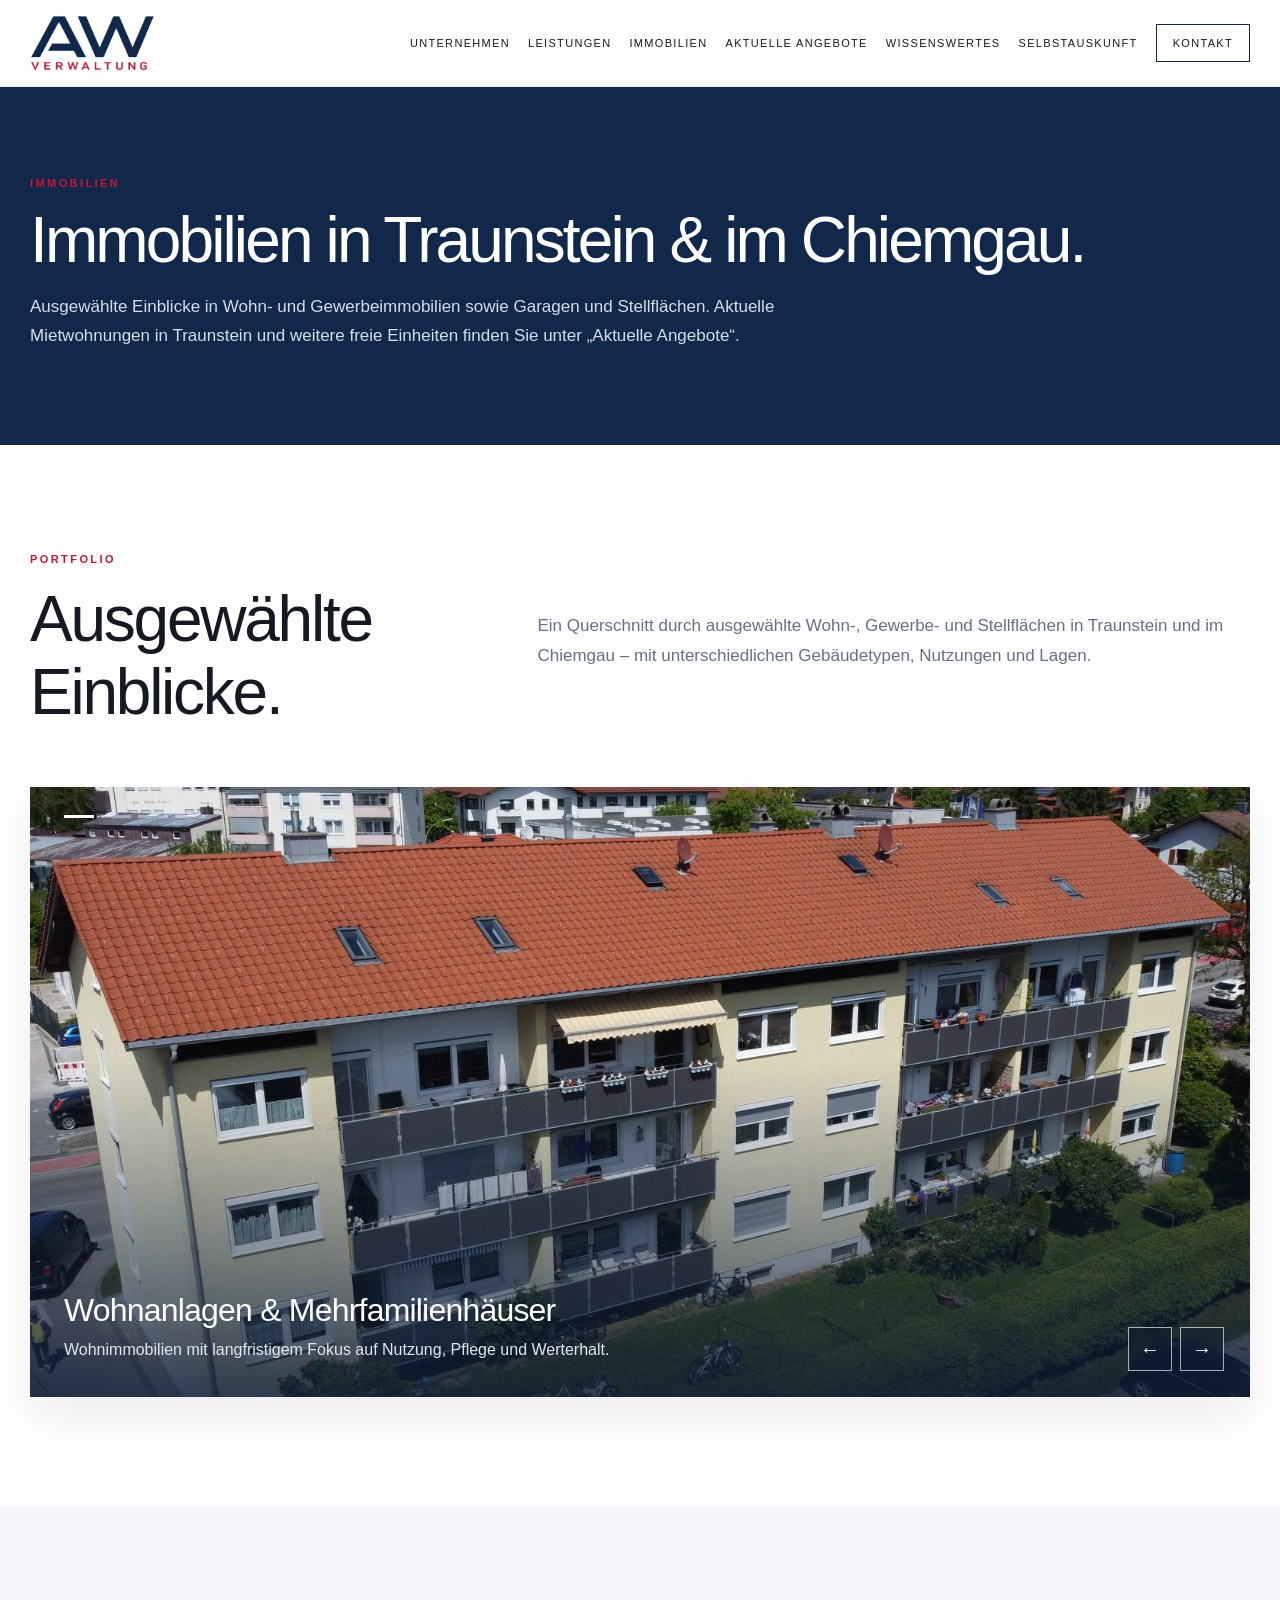
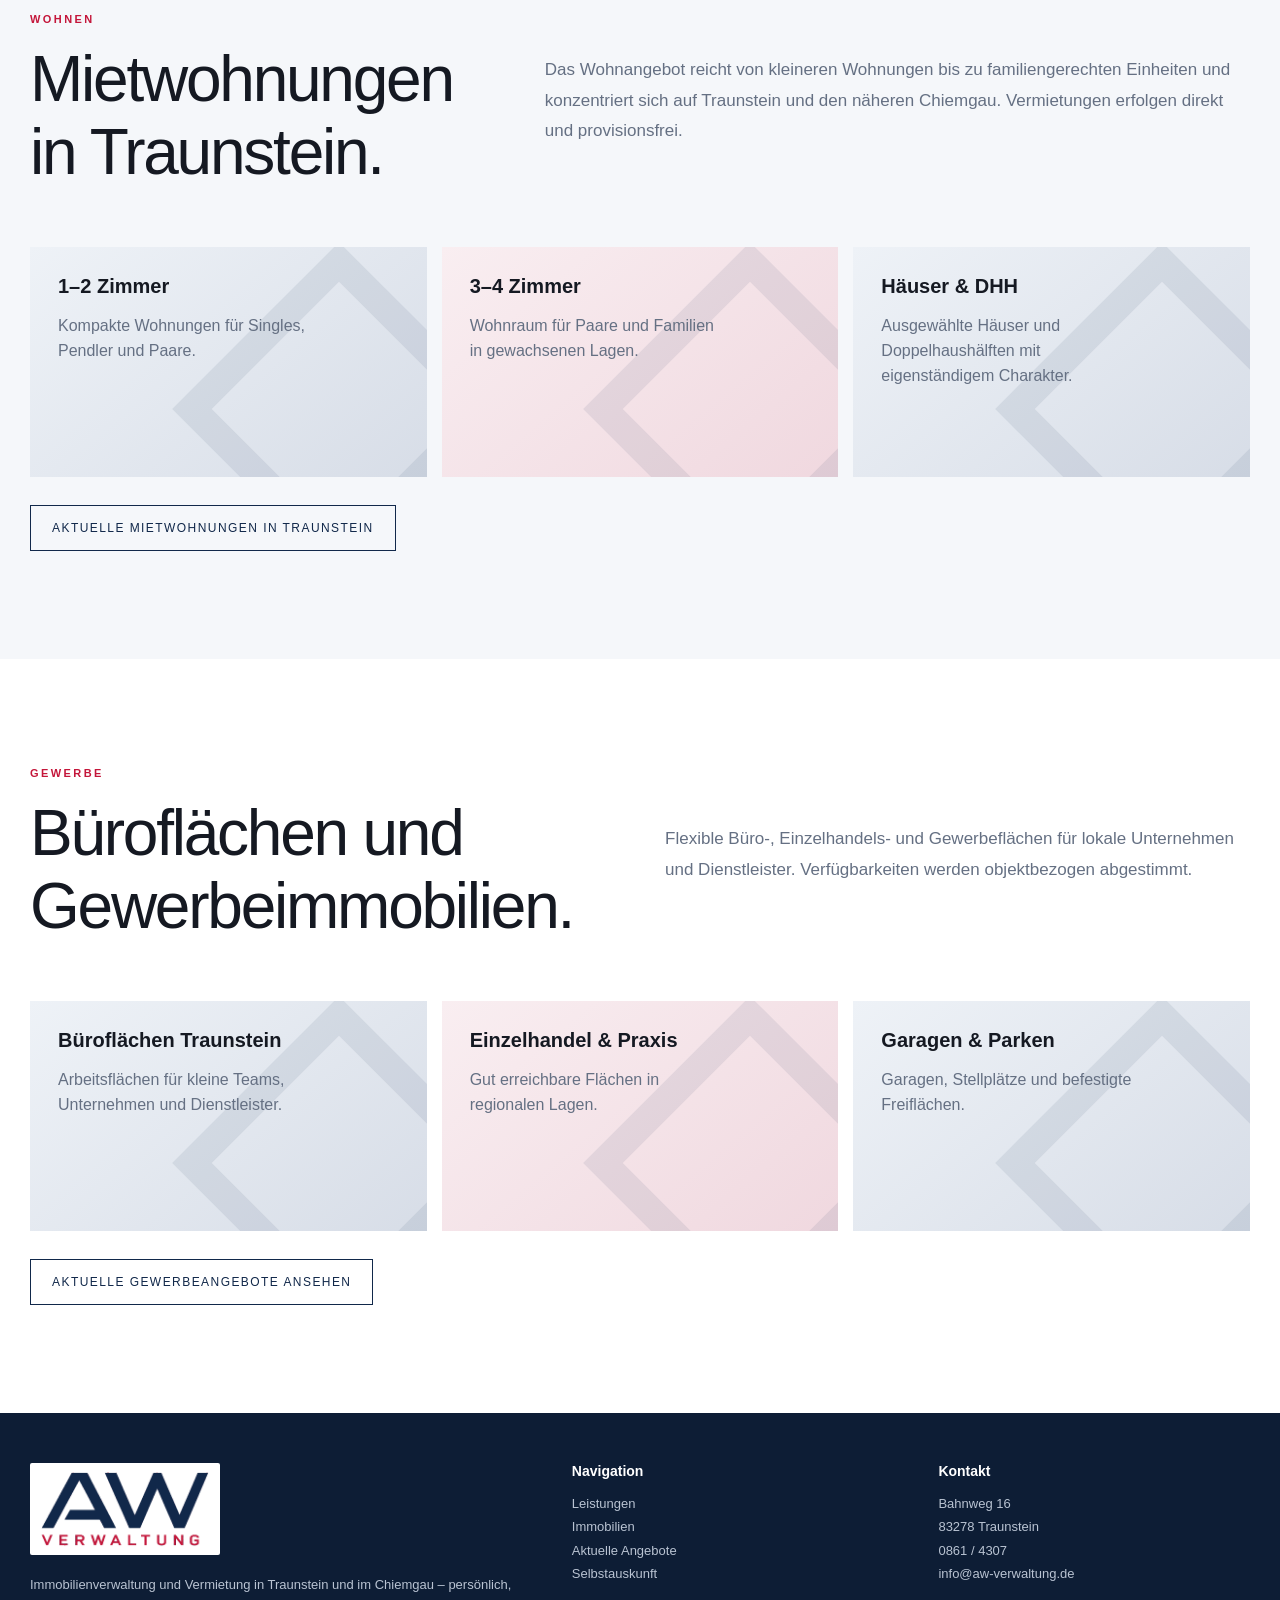
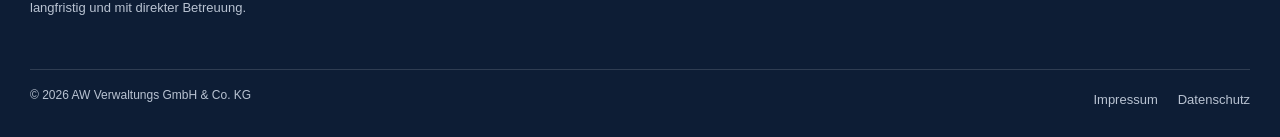
<file: immobilien.html>
<!doctype html>
<html lang="de">
<head>
  <meta charset="utf-8">
  <meta name="viewport" content="width=device-width,initial-scale=1">
  <title>Mietwohnungen, DHH & Büroflächen Traunstein | AW Verwaltung</title>
  <meta name="description" content="Mietwohnungen, Doppelhaushälften, Büroflächen, Gewerbeimmobilien, Garagen und Stellplätze in Traunstein und im Chiemgau – verwaltet und vermietet durch AW Verwaltung.">
  <meta name="robots" content="index,follow,max-image-preview:large">
  <link rel="canonical" href="https://www.aw-verwaltung.de/immobilien.html">
  <meta property="og:title" content="Immobilien in Traunstein & im Chiemgau | AW Verwaltung">
  <meta property="og:description" content="Wohn- und Gewerbeimmobilien, Garagen und Stellflächen in Traunstein und im Chiemgau.">
  <meta property="og:type" content="website">
  <meta property="og:url" content="https://www.aw-verwaltung.de/immobilien.html">
  <link rel="icon" type="image/svg+xml" href="assets/favicon-aw.svg?v=20260904-8">
  <link rel="shortcut icon" type="image/svg+xml" href="assets/favicon-aw.svg?v=20260904-8">
  <link rel="apple-touch-icon" href="assets/apple-touch-icon.png">
  <link rel="stylesheet" href="styles.css">
  <link rel="stylesheet" href="enhancements.css?v=20260904-8">
</head>
<body>
<header class="header"><div class="wrap nav"><a class="brand" href="index.html"><img src="assets/aw-logo.png" alt="AW Verwaltung"></a><button class="menu" aria-label="Menü öffnen" aria-expanded="false">☰</button><nav class="navlinks"><a href="unternehmen.html">Unternehmen</a><a href="leistungen.html">Leistungen</a><a href="immobilien.html">Immobilien</a><a href="angebote.html">Aktuelle Angebote</a><a href="wissenswertes.html">Wissenswertes</a><a href="selbstauskunft.html">Selbstauskunft</a><a class="nav-cta" href="kontakt.html">Kontakt</a></nav></div></header>
<main>
<section class="page-hero"><div class="wrap"><div class="label">Immobilien</div><h1>Immobilien in Traunstein &amp; im Chiemgau.</h1><p>Ausgewählte Einblicke in Wohn- und Gewerbeimmobilien sowie Garagen und Stellflächen. <a href="angebote.html">Aktuelle Mietwohnungen in Traunstein</a> und weitere freie Einheiten finden Sie unter „Aktuelle Angebote“.</p></div></section>
<section class="section"><div class="wrap"><div class="section-head"><div><div class="label">Portfolio</div><h2>Ausgewählte Einblicke.</h2></div><p>Ein Querschnitt durch ausgewählte Wohn-, Gewerbe- und Stellflächen in Traunstein und im Chiemgau – mit unterschiedlichen Gebäudetypen, Nutzungen und Lagen.</p></div>
<div class="insight-slider reveal visible" data-slider>
  <div class="insight-track">
    <figure class="insight-slide" aria-hidden="false"><img src="assets/immobilien/wohnanlage-mehrfamilienhaus.jpg?v=20260904-8" alt="Mehrfamilienhaus – AW Verwaltung" loading="eager" decoding="async"><figcaption class="insight-caption"><b>Wohnanlagen &amp; Mehrfamilienhäuser</b><p>Wohnimmobilien mit langfristigem Fokus auf Nutzung, Pflege und Werterhalt.</p></figcaption></figure>
    <figure class="insight-slide" aria-hidden="true"><img src="assets/immobilien/gewerbe-netto.jpg?v=20260830-7" alt="Gewerbeimmobilie – AW Verwaltung" loading="lazy" decoding="async"><figcaption class="insight-caption"><b>Gewerbe &amp; gemischte Nutzung</b><p>Flächen für lokale Unternehmen, Dienstleister und unterschiedliche Nutzungsprofile.</p></figcaption></figure>
    <figure class="insight-slide" aria-hidden="true"><img src="assets/immobilien/doppelhaushaelfte-bahnweg.jpg?v=20260830-7" alt="Doppelhaushälfte – AW Verwaltung" loading="lazy" decoding="async"><figcaption class="insight-caption"><b>Häuser &amp; Doppelhaushälften</b><p>Eigenständige Wohnformen mit direkter Betreuung und langfristiger Perspektive.</p></figcaption></figure>
    <figure class="insight-slide" aria-hidden="true"><img src="assets/immobilien/garagen-stellflaechen.jpg?v=20260830-7" alt="Garagen und Stellflächen – AW Verwaltung" loading="lazy" decoding="async"><figcaption class="insight-caption"><b>Garagen &amp; Stellflächen</b><p>Ergänzende Flächen für Mobilität und Alltag in regionalen Lagen.</p></figcaption></figure>
  </div>
  <div class="slider-dots"><button class="slider-dot active" data-dot aria-label="Bild 1"></button><button class="slider-dot" data-dot aria-label="Bild 2"></button><button class="slider-dot" data-dot aria-label="Bild 3"></button><button class="slider-dot" data-dot aria-label="Bild 4"></button></div>
  <div class="slider-controls"><button class="slider-arrow" data-prev aria-label="Vorheriges Bild">←</button><button class="slider-arrow" data-next aria-label="Nächstes Bild">→</button></div>
</div>
</div></section>
<section class="section soft"><div class="wrap"><div class="section-head"><div><div class="label">Wohnen</div><h2>Mietwohnungen in Traunstein.</h2></div><p>Das Wohnangebot reicht von kleineren Wohnungen bis zu familiengerechten Einheiten und konzentriert sich auf Traunstein und den näheren Chiemgau. Vermietungen erfolgen direkt und provisionsfrei.</p></div><div class="portfolio"><div class="property"><b>1–2 Zimmer</b><p>Kompakte Wohnungen für Singles, Pendler und Paare.</p></div><div class="property"><b>3–4 Zimmer</b><p>Wohnraum für Paare und Familien in gewachsenen Lagen.</p></div><div class="property"><b>Häuser &amp; DHH</b><p>Ausgewählte Häuser und Doppelhaushälften mit eigenständigem Charakter.</p></div></div><div class="actions vacancy-actions"><a class="btn" style="color:var(--navy)" href="angebote.html">Aktuelle Mietwohnungen in Traunstein</a></div></div></section>
<section class="section"><div class="wrap"><div class="section-head"><div><div class="label">Gewerbe</div><h2>Büroflächen und Gewerbeimmobilien.</h2></div><p>Flexible Büro-, Einzelhandels- und Gewerbeflächen für lokale Unternehmen und Dienstleister. Verfügbarkeiten werden objektbezogen abgestimmt.</p></div><div class="portfolio"><div class="property"><b>Büroflächen Traunstein</b><p>Arbeitsflächen für kleine Teams, Unternehmen und Dienstleister.</p></div><div class="property"><b>Einzelhandel &amp; Praxis</b><p>Gut erreichbare Flächen in regionalen Lagen.</p></div><div class="property"><b>Garagen &amp; Parken</b><p>Garagen, Stellplätze und befestigte Freiflächen.</p></div></div><div class="actions vacancy-actions"><a class="btn" style="color:var(--navy)" href="angebote.html">Aktuelle Gewerbeangebote ansehen</a></div></div></section>
</main>
<footer class="footer"><div class="wrap"><div class="footer-grid"><div><img class="footer-logo" src="assets/aw-logo.png?v=20260830-7" alt="AW Verwaltung"><p>Immobilienverwaltung und Vermietung in Traunstein und im Chiemgau – persönlich, langfristig und mit direkter Betreuung.</p></div><div><h4>Navigation</h4><a href="leistungen.html">Leistungen</a><br><a href="immobilien.html">Immobilien</a><br><a href="angebote.html">Aktuelle Angebote</a><br><a href="selbstauskunft.html">Selbstauskunft</a></div><div><h4>Kontakt</h4><p>Bahnweg 16<br>83278 Traunstein<br>0861 / 4307<br><a href="mailto:info@aw-verwaltung.de">info@aw-verwaltung.de</a></p></div></div><div class="footer-bottom"><span>© <span data-year></span> AW Verwaltungs GmbH & Co. KG</span><div class="footer-links"><a href="impressum.html">Impressum</a><a href="datenschutz.html">Datenschutz</a></div></div></div></footer>
<script src="script.js?v=20260904-8"></script>
</body>
</html>
</file>
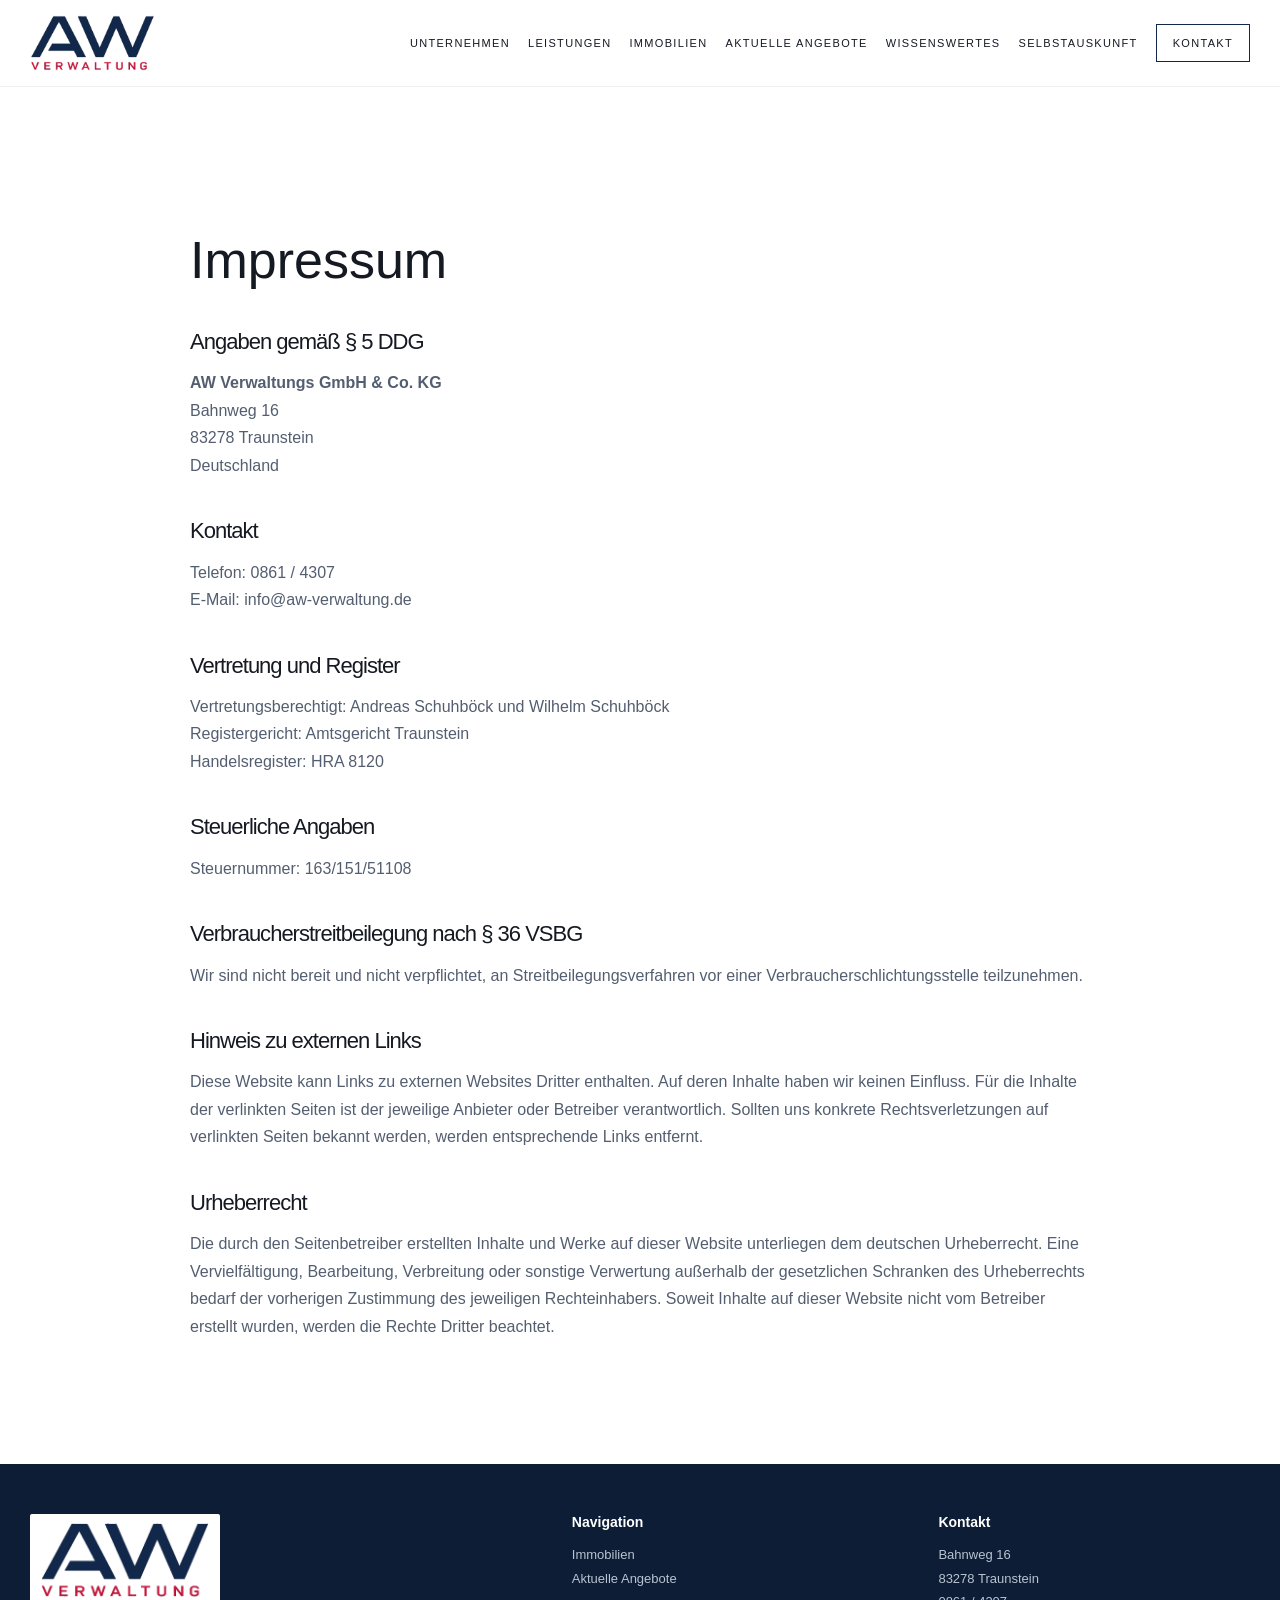
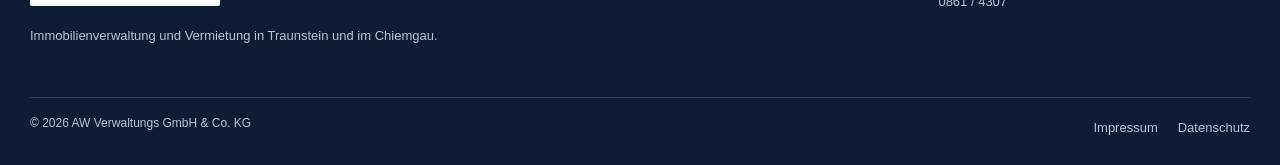
<file: impressum.html>
<!doctype html><html lang="de"><head><meta charset="utf-8"><meta name="viewport" content="width=device-width,initial-scale=1"><title>Impressum | AW Verwaltung Traunstein</title><meta name="description" content="Impressum der AW Verwaltungs GmbH & Co. KG in Traunstein mit Kontaktdaten, Vertretungsberechtigten, Registerangaben und rechtlichen Hinweisen."><meta name="robots" content="index,follow"><link rel="canonical" href="https://www.aw-verwaltung.de/impressum.html"><link rel="icon" href="assets/favicon.png"><link rel="stylesheet" href="styles.css"></head><body><header class="header"><div class="wrap nav"><a class="brand" href="index.html"><img src="assets/aw-logo.png" alt="AW Verwaltung"></a><button class="menu" aria-label="Menü öffnen" aria-expanded="false">☰</button><nav class="navlinks"><a href="unternehmen.html">Unternehmen</a><a href="leistungen.html">Leistungen</a><a href="immobilien.html">Immobilien</a><a href="angebote.html">Aktuelle Angebote</a><a href="wissenswertes.html">Wissenswertes</a><a href="selbstauskunft.html">Selbstauskunft</a><a class="nav-cta" href="kontakt.html">Kontakt</a></nav></div></header><main class="section"><div class="wrap legal"><h1>Impressum</h1><h2>Angaben gemäß § 5 DDG</h2><p><strong>AW Verwaltungs GmbH &amp; Co. KG</strong><br>Bahnweg 16<br>83278 Traunstein<br>Deutschland</p><h2>Kontakt</h2><p>Telefon: <a href="tel:+498614307">0861 / 4307</a><br>E-Mail: <a href="mailto:info@aw-verwaltung.de">info@aw-verwaltung.de</a></p><h2>Vertretung und Register</h2><p>Vertretungsberechtigt: Andreas Schuhböck und Wilhelm Schuhböck<br>Registergericht: Amtsgericht Traunstein<br>Handelsregister: HRA 8120</p><h2>Steuerliche Angaben</h2><p>Steuernummer: 163/151/51108</p><h2>Verbraucherstreitbeilegung nach § 36 VSBG</h2><p>Wir sind nicht bereit und nicht verpflichtet, an Streitbeilegungsverfahren vor einer Verbraucherschlichtungsstelle teilzunehmen.</p><h2>Hinweis zu externen Links</h2><p>Diese Website kann Links zu externen Websites Dritter enthalten. Auf deren Inhalte haben wir keinen Einfluss. Für die Inhalte der verlinkten Seiten ist der jeweilige Anbieter oder Betreiber verantwortlich. Sollten uns konkrete Rechtsverletzungen auf verlinkten Seiten bekannt werden, werden entsprechende Links entfernt.</p><h2>Urheberrecht</h2><p>Die durch den Seitenbetreiber erstellten Inhalte und Werke auf dieser Website unterliegen dem deutschen Urheberrecht. Eine Vervielfältigung, Bearbeitung, Verbreitung oder sonstige Verwertung außerhalb der gesetzlichen Schranken des Urheberrechts bedarf der vorherigen Zustimmung des jeweiligen Rechteinhabers. Soweit Inhalte auf dieser Website nicht vom Betreiber erstellt wurden, werden die Rechte Dritter beachtet.</p></div></main><footer class="footer"><div class="wrap"><div class="footer-grid"><div><img class="footer-logo" src="assets/aw-logo-footer.png" alt="AW Verwaltung"><p>Immobilienverwaltung und Vermietung in Traunstein und im Chiemgau.</p></div><div><h4>Navigation</h4><a href="immobilien.html">Immobilien</a><br><a href="angebote.html">Aktuelle Angebote</a></div><div><h4>Kontakt</h4><p>Bahnweg 16<br>83278 Traunstein<br>0861 / 4307</p></div></div><div class="footer-bottom"><span>© <span data-year></span> AW Verwaltungs GmbH &amp; Co. KG</span><div class="footer-links"><a href="impressum.html">Impressum</a><a href="datenschutz.html">Datenschutz</a></div></div></div></footer><script src="script.js"></script></body></html>
</file>
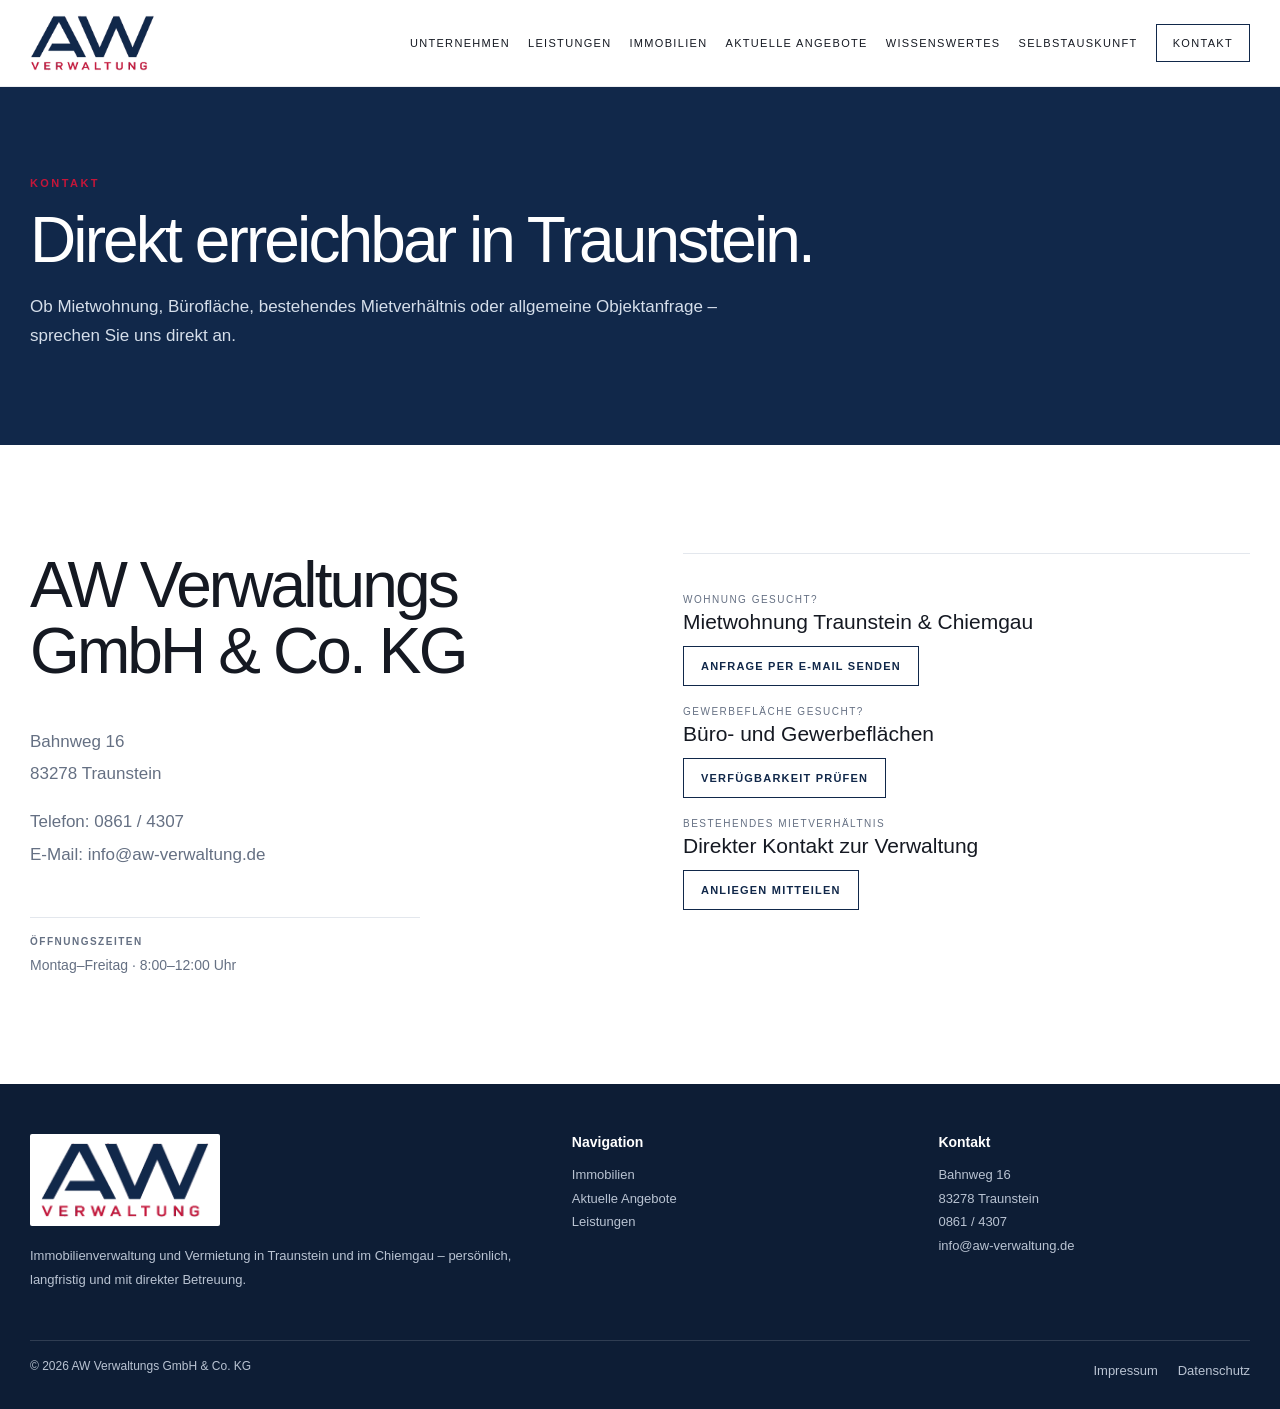
<file: kontakt.html>
<!doctype html>
<html lang="de">
<head>
  <meta charset="utf-8">
  <meta name="viewport" content="width=device-width,initial-scale=1">
  <title>Kontakt Hausverwaltung Traunstein | AW Verwaltung</title>
  <meta name="description" content="Kontakt zur AW Verwaltung in Traunstein für Mietwohnungen, Büroflächen, Gewerbeimmobilien, Garagen und bestehende Mietverhältnisse.">
  <meta name="robots" content="index,follow">
  <link rel="canonical" href="https://www.aw-verwaltung.de/kontakt.html">
  <link rel="icon" href="assets/favicon.png">
  <link rel="stylesheet" href="styles.css">
  <style>
    .contact-grid{
      grid-template-columns:.95fr 1.05fr;
      gap:140px;
    }
    .contact-primary h2{
      margin:0;
      line-height:1.02;
      letter-spacing:-.045em;
    }
    .contact-details{
      margin-top:42px;
    }
    .contact-details .lead{
      margin:0;
      color:var(--muted);
    }
    .contact-details .contact-address{
      line-height:1.9;
    }
    .contact-details .contact-links{
      margin-top:16px;
      line-height:1.9;
    }
    .contact-hours{
      max-width:390px;
      margin-top:46px;
      padding-top:18px;
      border-top:1px solid var(--line);
      color:var(--muted);
    }
    .contact-hours small{
      display:block;
      margin:0 0 7px;
      color:var(--muted);
      font-size:10px;
      font-weight:600;
      letter-spacing:.15em;
      text-transform:uppercase;
    }
    .contact-hours p{
      margin:0;
      font-size:14px;
      line-height:1.6;
      color:var(--muted);
    }
    @media(max-width:920px){
      .contact-grid{grid-template-columns:1fr;gap:38px}
      .contact-details{margin-top:32px}
      .contact-hours{margin-top:36px}
    }
  </style>
</head>
<body>
<header class="header">
  <div class="wrap nav">
    <a class="brand" href="index.html"><img src="assets/aw-logo.png" alt="AW Verwaltung"></a>
    <button class="menu" aria-label="Menü öffnen" aria-expanded="false">☰</button>
    <nav class="navlinks">
      <a href="unternehmen.html">Unternehmen</a>
      <a href="leistungen.html">Leistungen</a>
      <a href="immobilien.html">Immobilien</a>
      <a href="angebote.html">Aktuelle Angebote</a>
      <a href="wissenswertes.html">Wissenswertes</a>
      <a href="selbstauskunft.html">Selbstauskunft</a>
      <a class="nav-cta" href="kontakt.html">Kontakt</a>
    </nav>
  </div>
</header>

<main>
  <section class="page-hero">
    <div class="wrap">
      <div class="label">Kontakt</div>
      <h1>Direkt erreichbar in Traunstein.</h1>
      <p>Ob Mietwohnung, Bürofläche, bestehendes Mietverhältnis oder allgemeine Objektanfrage – sprechen Sie uns direkt an.</p>
    </div>
  </section>

  <section class="section">
    <div class="wrap contact-grid">
      <div class="contact-primary">
        <h2>AW Verwaltungs GmbH &amp; Co. KG</h2>

        <div class="contact-details">
          <p class="lead contact-address">
            Bahnweg 16<br>
            83278 Traunstein
          </p>

          <p class="lead contact-links">
            Telefon: <a href="tel:+498614307">0861 / 4307</a><br>
            E-Mail: <a href="mailto:info@aw-verwaltung.de">info@aw-verwaltung.de</a>
          </p>
        </div>

        <div class="contact-hours">
          <small>Öffnungszeiten</small>
          <p>Montag–Freitag · 8:00–12:00 Uhr</p>
        </div>
      </div>

      <div class="contact-box">
        <small>Wohnung gesucht?</small>
        <strong>Mietwohnung Traunstein &amp; Chiemgau</strong>
        <a class="contact-action" href="mailto:s.schuhboeck@aw-verwaltung.de?cc=info%40aw-verwaltung.de&amp;subject=Anfrage%20Mietwohnung%20Traunstein">Anfrage per E-Mail senden</a>

        <small>Gewerbefläche gesucht?</small>
        <strong>Büro- und Gewerbeflächen</strong>
        <a class="contact-action" href="mailto:s.schuhboeck@aw-verwaltung.de?cc=info%40aw-verwaltung.de&amp;subject=Anfrage%20B%C3%BCro-%20oder%20Gewerbefl%C3%A4che">Verfügbarkeit prüfen</a>

        <small>Bestehendes Mietverhältnis</small>
        <strong>Direkter Kontakt zur Verwaltung</strong>
        <a class="contact-action" href="mailto:s.schuhboeck@aw-verwaltung.de?cc=info%40aw-verwaltung.de&amp;subject=Anliegen%20zum%20Mietverh%C3%A4ltnis">Anliegen mitteilen</a>
      </div>
    </div>
  </section>
</main>

<footer class="footer">
  <div class="wrap">
    <div class="footer-grid">
      <div>
        <img class="footer-logo" src="assets/aw-logo-footer.png" alt="AW Verwaltung">
        <p>Immobilienverwaltung und Vermietung in Traunstein und im Chiemgau – persönlich, langfristig und mit direkter Betreuung.</p>
      </div>
      <div>
        <h4>Navigation</h4>
        <a href="immobilien.html">Immobilien</a><br>
        <a href="angebote.html">Aktuelle Angebote</a><br>
        <a href="leistungen.html">Leistungen</a>
      </div>
      <div>
        <h4>Kontakt</h4>
        <p>Bahnweg 16<br>83278 Traunstein<br>0861 / 4307<br><a href="mailto:info@aw-verwaltung.de">info@aw-verwaltung.de</a></p>
      </div>
    </div>
    <div class="footer-bottom">
      <span>© <span data-year></span> AW Verwaltungs GmbH &amp; Co. KG</span>
      <div class="footer-links"><a href="impressum.html">Impressum</a><a href="datenschutz.html">Datenschutz</a></div>
    </div>
  </div>
</footer>

<script src="script.js"></script>
</body>
</html>
</file>
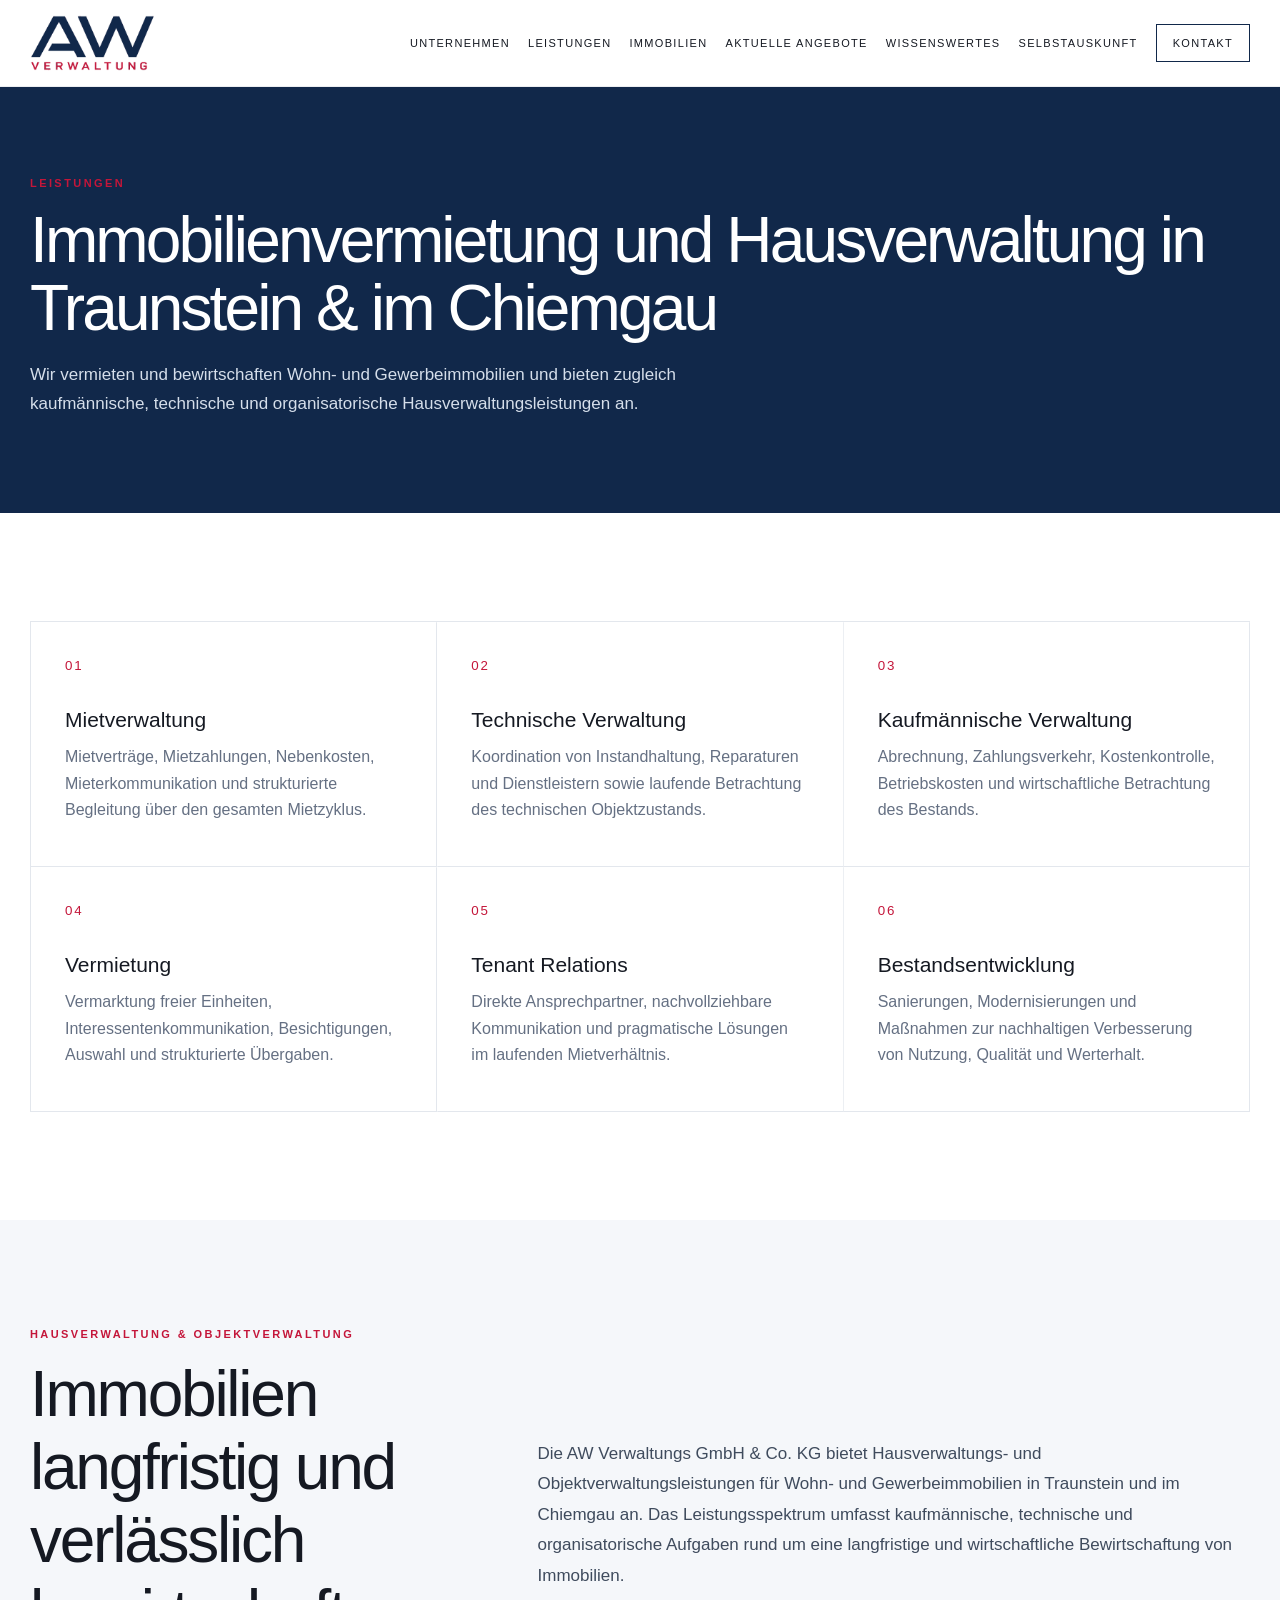
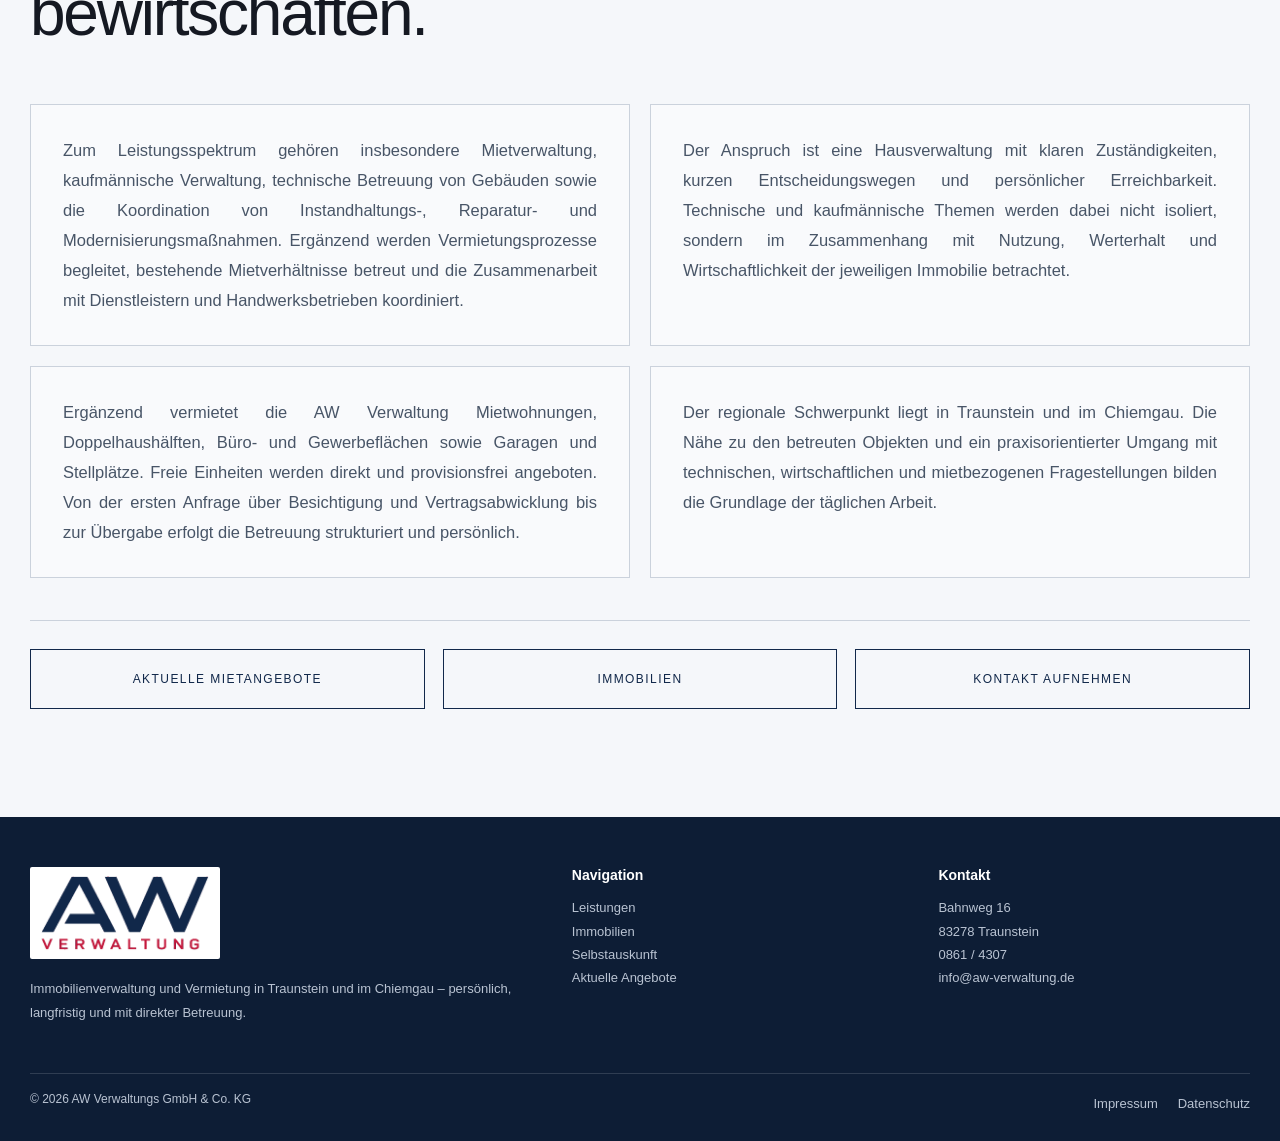
<file: leistungen.html>
<!doctype html><html lang="de"><head><meta charset="utf-8"><meta name="viewport" content="width=device-width,initial-scale=1"><title>Hausverwaltung Traunstein & Objektverwaltung Chiemgau | AW Verwaltung</title><meta name="description" content="Kaufmännische und technische Objektverwaltung, Mietverwaltung, Instandhaltung und Vermietung in Traunstein und im Chiemgau."><meta name="robots" content="index,follow"><link rel="canonical" href="https://www.aw-verwaltung.de/leistungen.html"><meta property="og:title" content="Hausverwaltung Traunstein & Objektverwaltung Chiemgau | AW Verwaltung"><meta property="og:description" content="Kaufmännische und technische Objektverwaltung, Mietverwaltung, Instandhaltung und Vermietung in Traunstein und im Chiemgau."><meta property="og:type" content="website"><meta property="og:url" content="https://www.aw-verwaltung.de/leistungen.html"><meta property="og:site_name" content="AW Verwaltung"><meta property="og:locale" content="de_DE"><meta property="og:image" content="https://www.aw-verwaltung.de/assets/aw-preview.jpg?v=1"><meta property="og:image:secure_url" content="https://www.aw-verwaltung.de/assets/aw-preview.jpg?v=1"><meta property="og:image:type" content="image/jpeg"><meta property="og:image:width" content="1200"><meta property="og:image:height" content="630"><meta property="og:image:alt" content="AW Verwaltung"><meta name="twitter:card" content="summary_large_image"><meta name="twitter:title" content="Hausverwaltung Traunstein & Objektverwaltung Chiemgau | AW Verwaltung"><meta name="twitter:description" content="Kaufmännische und technische Objektverwaltung, Mietverwaltung, Instandhaltung und Vermietung in Traunstein und im Chiemgau."><meta name="twitter:image" content="https://www.aw-verwaltung.de/assets/aw-preview.jpg?v=1"><link rel="icon" type="image/png" href="assets/favicon.png"><link rel="apple-touch-icon" href="assets/apple-touch-icon.png"><link rel="stylesheet" href="styles.css"><style>.section-head.services-editorial-head{align-items:center!important;margin-bottom:54px}.section-head.services-editorial-head>p{align-self:center!important;padding-top:52px!important;color:#3f4b5d!important}.services-editorial-body{display:grid!important;grid-template-columns:minmax(0,1fr) minmax(0,1fr)!important;gap:20px!important;max-width:none!important}.services-editorial-card{border:1px solid #cbd2dc;background:rgba(255,255,255,.34);padding:30px 32px;min-width:0}.services-editorial-card p{font-size:16.5px;line-height:1.82;color:#485567;margin:0;text-align:justify!important;text-justify:inter-word;hyphens:none!important;-webkit-hyphens:none!important;overflow-wrap:normal;word-break:normal}.services-editorial-actions{grid-column:1/-1!important;display:grid!important;grid-template-columns:repeat(3,minmax(0,1fr))!important;gap:18px!important;margin-top:22px!important;padding-top:28px;border-top:1px solid #cbd2dc}.services-editorial-actions .btn{display:flex;align-items:center;justify-content:center;width:100%;min-height:60px;text-align:center;padding:15px 16px}@media(max-width:920px){.section-head.services-editorial-head{align-items:start!important;margin-bottom:42px}.section-head.services-editorial-head>p{padding-top:0!important}.services-editorial-body{grid-template-columns:1fr 1fr!important;gap:16px!important}.services-editorial-card{padding:24px}.services-editorial-actions{grid-template-columns:1fr 1fr!important;gap:14px!important}.services-editorial-actions .btn:last-child{grid-column:1/-1}}@media(max-width:620px){.services-editorial-body{grid-template-columns:1fr!important}.services-editorial-card{padding:22px 20px}.services-editorial-card p{font-size:16px;line-height:1.75;text-align:left!important}.services-editorial-actions{grid-template-columns:1fr!important}.services-editorial-actions .btn:last-child{grid-column:auto}}</style><script type="application/ld+json">{"@context":"https://schema.org","@type":"Organization","name":"AW Verwaltungs GmbH & Co. KG","url":"https://www.aw-verwaltung.de/","email":"info@aw-verwaltung.de","telephone":"+49-861-4307","address":{"@type":"PostalAddress","streetAddress":"Bahnweg 16","postalCode":"83278","addressLocality":"Traunstein","addressCountry":"DE"},"areaServed":["Traunstein","Chiemgau"]}</script></head><body><header class="header"><div class="wrap nav"><a class="brand" href="index.html"><img src="assets/aw-logo.png" alt="AW Verwaltung"></a><button class="menu" aria-label="Menü öffnen" aria-expanded="false">☰</button><nav class="navlinks"><a href="unternehmen.html">Unternehmen</a><a href="leistungen.html">Leistungen</a><a href="immobilien.html">Immobilien</a><a href="wissenswertes.html">Wissenswertes</a><a href="selbstauskunft.html">Selbstauskunft</a><a class="nav-cta" href="kontakt.html">Kontakt</a></nav></div></header><main><section class="page-hero"><div class="wrap"><div class="label">Leistungen</div><h1>Immobilienvermietung und Hausverwaltung in Traunstein &amp; im Chiemgau</h1><p>Wir vermieten und bewirtschaften Wohn- und Gewerbeimmobilien und bieten zugleich kaufmännische, technische und organisatorische Hausverwaltungsleistungen an.</p></div></section><section class="section"><div class="wrap"><div class="grid3 services-grid"><div class="card"><small>01</small><h3>Mietverwaltung</h3><p>Mietverträge, Mietzahlungen, Nebenkosten, Mieterkommunikation und strukturierte Begleitung über den gesamten Mietzyklus.</p></div><div class="card"><small>02</small><h3>Technische Verwaltung</h3><p>Koordination von Instandhaltung, Reparaturen und Dienstleistern sowie laufende Betrachtung des technischen Objektzustands.</p></div><div class="card"><small>03</small><h3>Kaufmännische Verwaltung</h3><p>Abrechnung, Zahlungsverkehr, Kostenkontrolle, Betriebskosten und wirtschaftliche Betrachtung des Bestands.</p></div><div class="card"><small>04</small><h3>Vermietung</h3><p>Vermarktung freier Einheiten, Interessentenkommunikation, Besichtigungen, Auswahl und strukturierte Übergaben.</p></div><div class="card"><small>05</small><h3>Tenant Relations</h3><p>Direkte Ansprechpartner, nachvollziehbare Kommunikation und pragmatische Lösungen im laufenden Mietverhältnis.</p></div><div class="card"><small>06</small><h3>Bestandsentwicklung</h3><p>Sanierungen, Modernisierungen und Maßnahmen zur nachhaltigen Verbesserung von Nutzung, Qualität und Werterhalt.</p></div></div></div></section><section class="section soft"><div class="wrap"><div class="section-head services-editorial-head"><div><div class="label">Hausverwaltung &amp; Objektverwaltung</div><h2>Immobilien langfristig und verlässlich bewirtschaften.</h2></div><p>Die AW Verwaltungs GmbH &amp; Co. KG bietet Hausverwaltungs- und Objektverwaltungsleistungen für Wohn- und Gewerbeimmobilien in Traunstein und im Chiemgau an. Das Leistungsspektrum umfasst kaufmännische, technische und organisatorische Aufgaben rund um eine langfristige und wirtschaftliche Bewirtschaftung von Immobilien.</p></div><div class="services-editorial-body"><div class="services-editorial-card"><p>Zum Leistungsspektrum gehören insbesondere Mietverwaltung, kaufmännische Verwaltung, technische Betreuung von Gebäuden sowie die Koordination von Instandhaltungs-, Reparatur- und Modernisierungsmaßnahmen. Ergänzend werden Vermietungsprozesse begleitet, bestehende Mietverhältnisse betreut und die Zusammenarbeit mit Dienstleistern und Handwerksbetrieben koordiniert.</p></div><div class="services-editorial-card"><p>Der Anspruch ist eine Hausverwaltung mit klaren Zuständigkeiten, kurzen Entscheidungswegen und persönlicher Erreichbarkeit. Technische und kaufmännische Themen werden dabei nicht isoliert, sondern im Zusammenhang mit Nutzung, Werterhalt und Wirtschaftlichkeit der jeweiligen Immobilie betrachtet.</p></div><div class="services-editorial-card"><p>Ergänzend vermietet die AW Verwaltung Mietwohnungen, Doppelhaushälften, Büro- und Gewerbeflächen sowie Garagen und Stellplätze. Freie Einheiten werden direkt und provisionsfrei angeboten. Von der ersten Anfrage über Besichtigung und Vertragsabwicklung bis zur Übergabe erfolgt die Betreuung strukturiert und persönlich.</p></div><div class="services-editorial-card"><p>Der regionale Schwerpunkt liegt in Traunstein und im Chiemgau. Die Nähe zu den betreuten Objekten und ein praxisorientierter Umgang mit technischen, wirtschaftlichen und mietbezogenen Fragestellungen bilden die Grundlage der täglichen Arbeit.</p></div><div class="actions services-editorial-actions"><a class="btn" style="color:var(--navy)" href="angebote.html">Aktuelle Mietangebote</a><a class="btn" style="color:var(--navy)" href="immobilien.html">Immobilien</a><a class="btn" style="color:var(--navy)" href="kontakt.html">Kontakt aufnehmen</a></div></div></div></section></main><footer class="footer"><div class="wrap"><div class="footer-grid"><div><img class="footer-logo" src="assets/aw-logo.png" alt="AW Verwaltung"><p>Immobilienverwaltung und Vermietung in Traunstein und im Chiemgau – persönlich, langfristig und mit direkter Betreuung.</p></div><div><h4>Navigation</h4><a href="leistungen.html">Leistungen</a><br><a href="immobilien.html">Immobilien</a><br><a href="selbstauskunft.html">Selbstauskunft</a></div><div><h4>Kontakt</h4><p>Bahnweg 16<br>83278 Traunstein<br>0861 / 4307<br><a href="mailto:info@aw-verwaltung.de">info@aw-verwaltung.de</a></p></div></div><div class="footer-bottom"><span>© <span data-year></span> AW Verwaltungs GmbH & Co. KG</span><div class="footer-links"><a href="impressum.html">Impressum</a><a href="datenschutz.html">Datenschutz</a></div></div></div></footer><script src="script.js"></script></body></html>
</file>
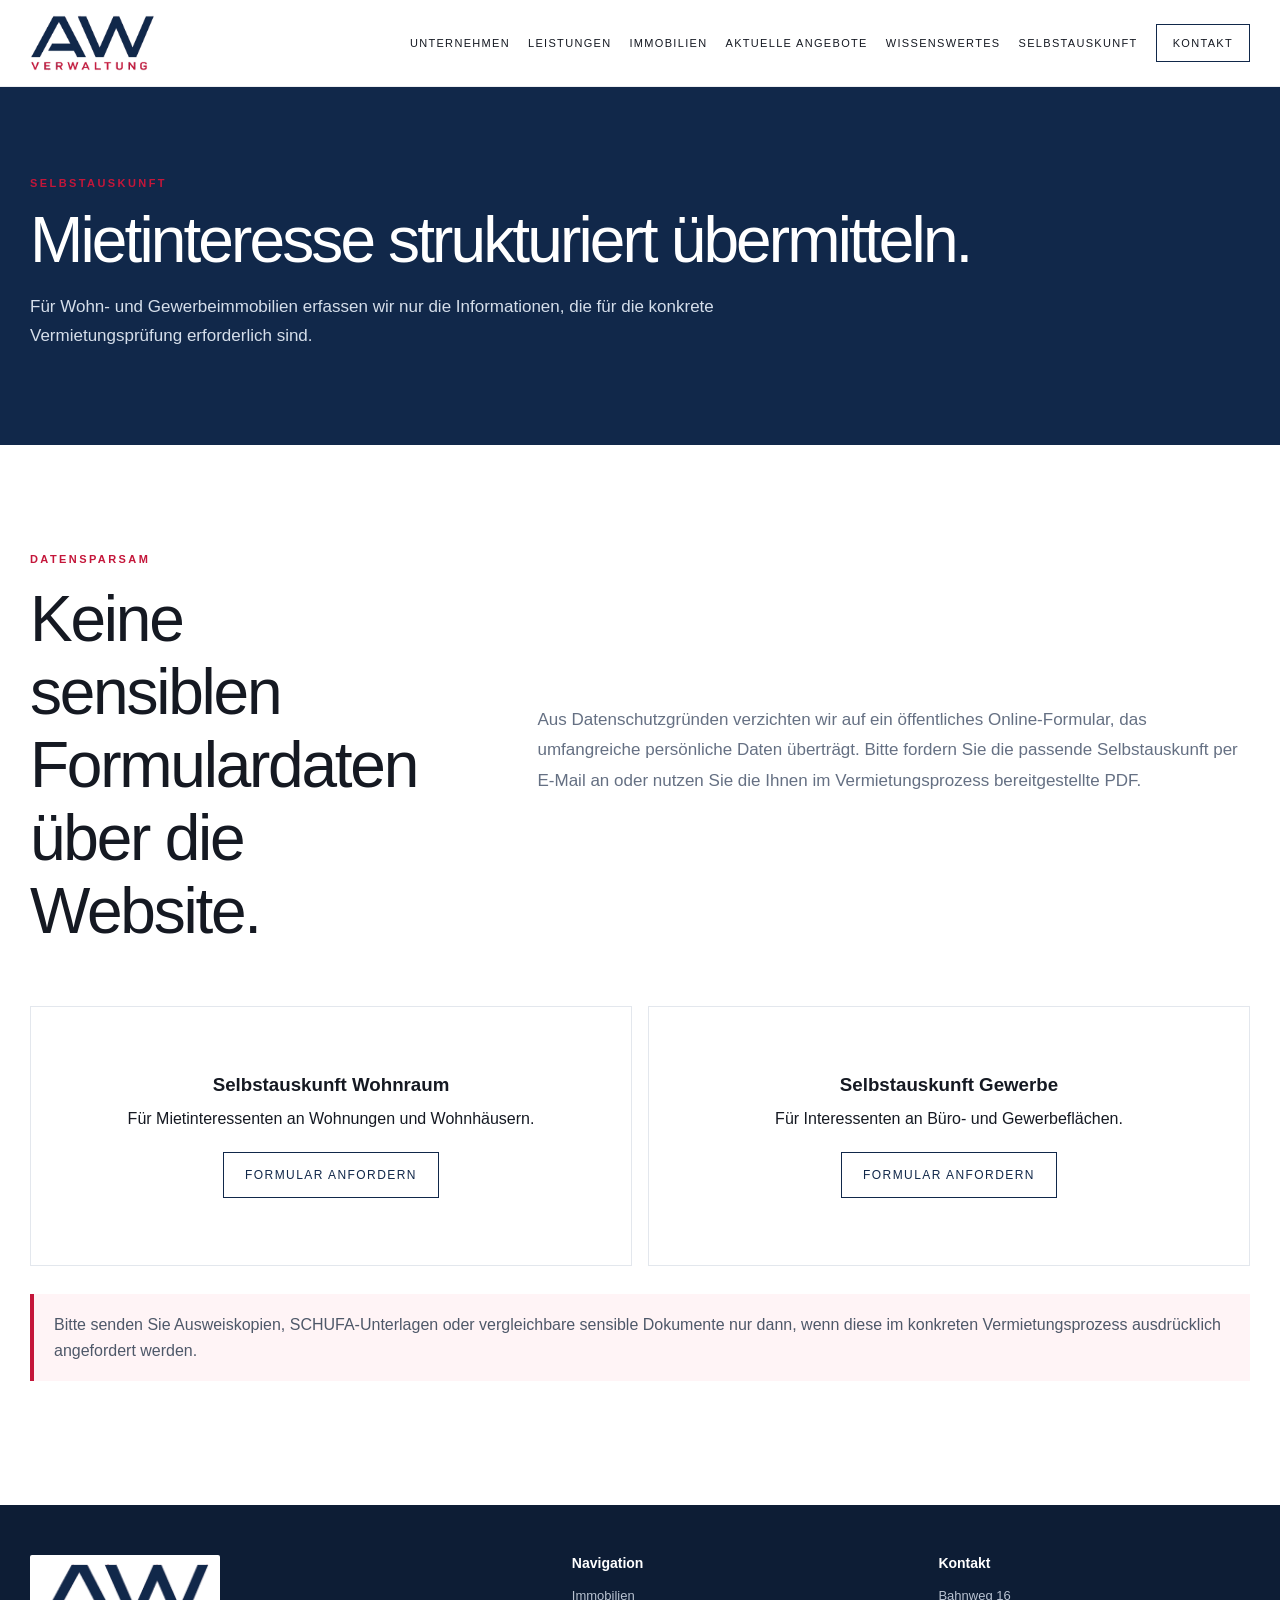
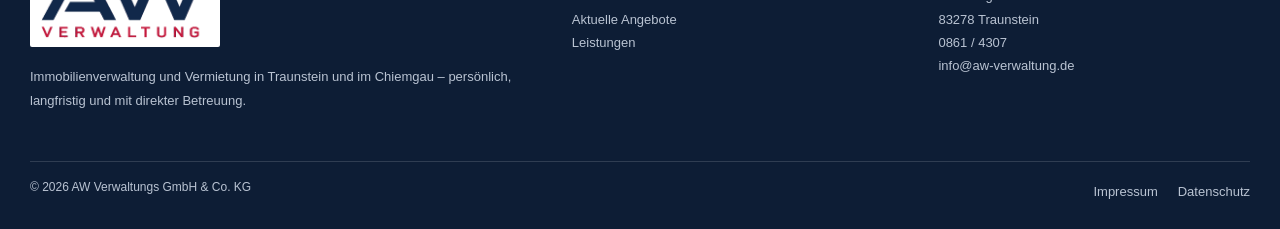
<file: selbstauskunft.html>
<!doctype html><html lang="de"><head><meta charset="utf-8"><meta name="viewport" content="width=device-width,initial-scale=1"><title>Mieterselbstauskunft Traunstein | AW Verwaltung</title><meta name="description" content="Selbstauskunft für Mietinteressenten an Wohnungen, Doppelhaushälften sowie Büro- und Gewerbeflächen der AW Verwaltung in Traunstein und im Chiemgau."><meta name="robots" content="index,follow"><link rel="canonical" href="https://www.aw-verwaltung.de/selbstauskunft.html"><link rel="icon" href="assets/favicon.png"><link rel="stylesheet" href="styles.css"><style>.downloads .download{display:flex;flex-direction:column;align-items:center;justify-content:center;text-align:center;min-height:260px;padding:36px 32px}.downloads .download h3{margin:0 0 14px}.downloads .download p{margin:0 0 24px;text-align:center!important;max-width:420px}.downloads .download .btn{margin-top:0}@media(max-width:620px){.downloads .download{min-height:220px;padding:30px 22px}}</style></head><body><header class="header"><div class="wrap nav"><a class="brand" href="index.html"><img src="assets/aw-logo.png" alt="AW Verwaltung"></a><button class="menu" aria-label="Menü öffnen" aria-expanded="false">☰</button><nav class="navlinks"><a href="unternehmen.html">Unternehmen</a><a href="leistungen.html">Leistungen</a><a href="immobilien.html">Immobilien</a><a href="angebote.html">Aktuelle Angebote</a><a href="wissenswertes.html">Wissenswertes</a><a href="selbstauskunft.html">Selbstauskunft</a><a class="nav-cta" href="kontakt.html">Kontakt</a></nav></div></header><main><section class="page-hero"><div class="wrap"><div class="label">Selbstauskunft</div><h1>Mietinteresse strukturiert übermitteln.</h1><p>Für Wohn- und Gewerbeimmobilien erfassen wir nur die Informationen, die für die konkrete Vermietungsprüfung erforderlich sind.</p></div></section><section class="section"><div class="wrap"><div class="section-head"><div><div class="label">Datensparsam</div><h2>Keine sensiblen Formulardaten über die Website.</h2></div><p>Aus Datenschutzgründen verzichten wir auf ein öffentliches Online-Formular, das umfangreiche persönliche Daten überträgt. Bitte fordern Sie die passende Selbstauskunft per E-Mail an oder nutzen Sie die Ihnen im Vermietungsprozess bereitgestellte PDF.</p></div><div class="downloads"><div class="download"><h3>Selbstauskunft Wohnraum</h3><p>Für Mietinteressenten an Wohnungen und Wohnhäusern.</p><a class="btn" style="color:var(--navy)" href="mailto:s.schuhboeck@aw-verwaltung.de?cc=info%40aw-verwaltung.de&amp;subject=Selbstauskunft%20Wohnraum%20anfordern">Formular anfordern</a></div><div class="download"><h3>Selbstauskunft Gewerbe</h3><p>Für Interessenten an Büro- und Gewerbeflächen.</p><a class="btn" style="color:var(--navy)" href="mailto:s.schuhboeck@aw-verwaltung.de?cc=info%40aw-verwaltung.de&amp;subject=Selbstauskunft%20Gewerbe%20anfordern">Formular anfordern</a></div></div><p class="notice" style="margin-top:28px">Bitte senden Sie Ausweiskopien, SCHUFA-Unterlagen oder vergleichbare sensible Dokumente nur dann, wenn diese im konkreten Vermietungsprozess ausdrücklich angefordert werden.</p></div></section></main><footer class="footer"><div class="wrap"><div class="footer-grid"><div><img class="footer-logo" src="assets/aw-logo-footer.png" alt="AW Verwaltung"><p>Immobilienverwaltung und Vermietung in Traunstein und im Chiemgau – persönlich, langfristig und mit direkter Betreuung.</p></div><div><h4>Navigation</h4><a href="immobilien.html">Immobilien</a><br><a href="angebote.html">Aktuelle Angebote</a><br><a href="leistungen.html">Leistungen</a></div><div><h4>Kontakt</h4><p>Bahnweg 16<br>83278 Traunstein<br>0861 / 4307<br><a href="mailto:info@aw-verwaltung.de">info@aw-verwaltung.de</a></p></div></div><div class="footer-bottom"><span>© <span data-year></span> AW Verwaltungs GmbH & Co. KG</span><div class="footer-links"><a href="impressum.html">Impressum</a><a href="datenschutz.html">Datenschutz</a></div></div></div></footer><script src="script.js"></script></body></html>
</file>
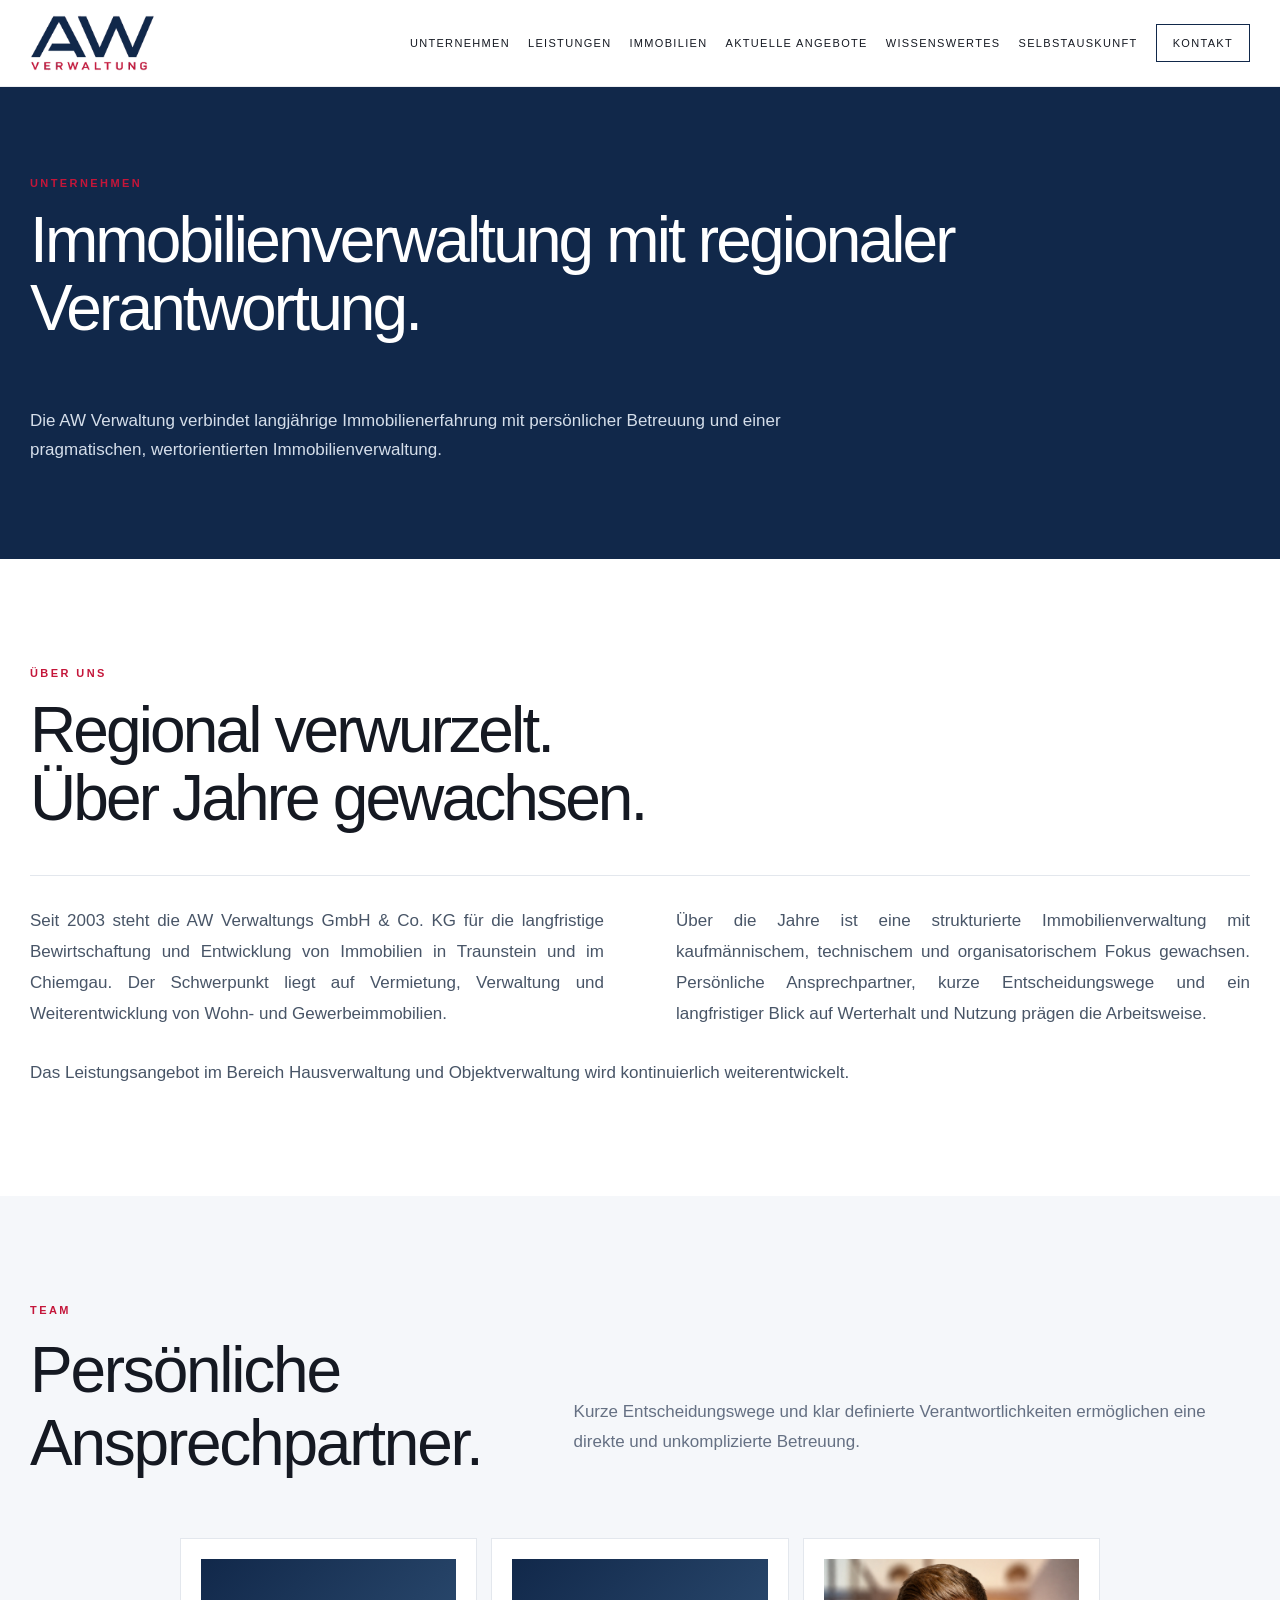
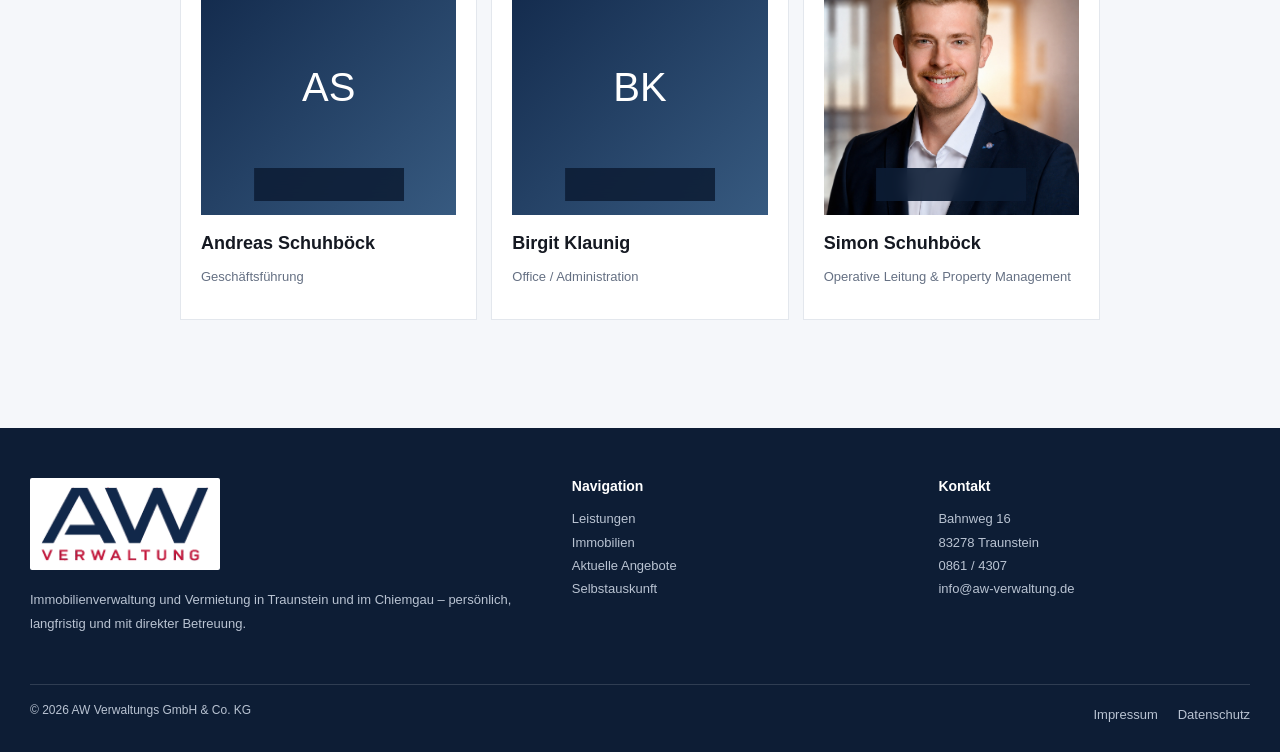
<file: unternehmen.html>
<!doctype html>
<html lang="de">
<head>
  <meta charset="utf-8">
  <meta name="viewport" content="width=device-width,initial-scale=1">
  <title>AW Verwaltung Traunstein | Unternehmen & Team</title>
  <meta name="description" content="AW Verwaltung: Immobilien- und Objektverwaltung in Traunstein und im Chiemgau mit persönlicher Betreuung, klaren Verantwortlichkeiten und langfristigem Fokus.">
  <meta name="robots" content="index,follow,max-image-preview:large">
  <link rel="canonical" href="https://www.aw-verwaltung.de/unternehmen.html">
  <link rel="icon" href="assets/favicon.png">
  <link rel="stylesheet" href="styles.css">
  <style>
    .page-hero .wrap>p{align-self:center!important;padding-top:46px!important;text-align:left!important;hyphens:none!important;-webkit-hyphens:none!important;word-break:normal!important;overflow-wrap:normal!important}
    .company-history h2{max-width:980px;margin-bottom:42px}
    .company-history-copy{display:grid;grid-template-columns:minmax(0,1fr) minmax(0,1fr);gap:28px 72px;padding-top:30px;border-top:1px solid var(--line)}
    .company-history-copy p{margin:0;color:#485567;font-size:17px;line-height:1.82;text-align:justify;text-justify:inter-word;hyphens:none!important;-webkit-hyphens:none!important;word-break:normal!important;overflow-wrap:normal!important}
    .company-history-copy .history-wide{grid-column:1/-1;max-width:1120px}
    .team-intro{align-items:start!important}
    .team-intro>p{padding-top:70px!important;text-align:left!important;text-justify:auto!important;hyphens:none!important;-webkit-hyphens:none!important;word-break:normal!important;overflow-wrap:normal!important}
    .team{grid-template-columns:repeat(3,minmax(0,1fr))!important;max-width:920px;margin-left:auto;margin-right:auto}
    .person-photo-hint{left:50%!important;right:auto!important;transform:translateX(-50%)!important;white-space:nowrap!important}
    @media(max-width:920px){.team-intro>p{padding-top:0!important}.team{max-width:none}}
    @media(max-width:820px){.page-hero .wrap>p{padding-top:0!important}.company-history h2{margin-bottom:32px}.company-history-copy{grid-template-columns:1fr;gap:22px;padding-top:24px}.company-history-copy .history-wide{grid-column:auto}.company-history-copy p{text-align:left;font-size:16px;line-height:1.75}.team-intro>p{padding-top:0!important}}
    @media(max-width:620px){.team{grid-template-columns:1fr!important}}
  </style>
</head>
<body>
<header class="header"><div class="wrap nav"><a class="brand" href="index.html"><img src="assets/aw-logo.png" alt="AW Verwaltung"></a><button class="menu" aria-label="Menü öffnen" aria-expanded="false">☰</button><nav class="navlinks"><a href="unternehmen.html">Unternehmen</a><a href="leistungen.html">Leistungen</a><a href="immobilien.html">Immobilien</a><a href="angebote.html">Aktuelle Angebote</a><a href="wissenswertes.html">Wissenswertes</a><a href="selbstauskunft.html">Selbstauskunft</a><a class="nav-cta" href="kontakt.html">Kontakt</a></nav></div></header>
<main>
<section class="page-hero"><div class="wrap"><div class="label">Unternehmen</div><h1>Immobilienverwaltung mit regionaler Verantwortung.</h1><p>Die AW Verwaltung verbindet langjährige Immobilienerfahrung mit persönlicher Betreuung und einer pragmatischen, wertorientierten Immobilienverwaltung.</p></div></section>
<section class="section"><div class="wrap company-history"><div class="label">Über uns</div><h2>Regional verwurzelt.<br>Über Jahre gewachsen.</h2><div class="company-history-copy"><p>Seit 2003 steht die AW Verwaltungs GmbH &amp; Co. KG für die langfristige Bewirtschaftung und Entwicklung von Immobilien in Traunstein und im Chiemgau. Der Schwerpunkt liegt auf Vermietung, Verwaltung und Weiterentwicklung von Wohn- und Gewerbeimmobilien.</p><p>Über die Jahre ist eine strukturierte Immobilienverwaltung mit kaufmännischem, technischem und organisatorischem Fokus gewachsen. Persönliche Ansprechpartner, kurze Entscheidungswege und ein langfristiger Blick auf Werterhalt und Nutzung prägen die Arbeitsweise.</p><p class="history-wide">Das Leistungsangebot im Bereich Hausverwaltung und Objektverwaltung wird kontinuierlich weiterentwickelt.</p></div></div></section>
<section class="section soft"><div class="wrap"><div class="section-head team-intro"><div><div class="label">Team</div><h2>Persönliche Ansprechpartner.</h2></div><p>Kurze Entscheidungswege und klar definierte Verantwortlichkeiten ermöglichen eine direkte und unkomplizierte Betreuung.</p></div><div class="team">
<div class="person"><button class="initials-profile-trigger" type="button" aria-haspopup="dialog" aria-controls="andreas-profile-modal" aria-label="Mehr über Andreas Schuhböck erfahren"><div class="initials">AS</div><span class="person-photo-hint">Profil ansehen</span></button><h3>Andreas Schuhböck</h3><p>Geschäftsführung</p></div>
<div class="person"><button class="initials-profile-trigger" type="button" aria-haspopup="dialog" aria-controls="birgit-profile-modal" aria-label="Mehr über Birgit Klaunig erfahren"><div class="initials">BK</div><span class="person-photo-hint">Profil ansehen</span></button><h3>Birgit Klaunig</h3><p>Office / Administration</p></div>
<div class="person" id="simon-card"><button class="person-photo-trigger" type="button" aria-haspopup="dialog" aria-controls="simon-profile-modal" aria-label="Mehr über Simon Schuhböck erfahren"><img class="person-photo" src="assets/simon-schuhboeck.jpg?v=20260830-7" alt="Simon Schuhböck – Operative Leitung und Property Management bei AW Verwaltung" width="500" height="500" loading="eager" decoding="async"><span class="person-photo-hint">Profil ansehen</span></button><h3>Simon Schuhböck</h3><p>Operative Leitung &amp; Property Management</p></div>
</div></div></section>
<div class="profile-modal" id="andreas-profile-modal" aria-hidden="true" hidden><div class="profile-modal__backdrop" data-profile-close aria-hidden="true"></div><section class="profile-modal__panel" role="dialog" aria-modal="true" aria-labelledby="andreas-profile-title" tabindex="-1"><button class="profile-modal__close" type="button" data-profile-close aria-label="Profil schließen">&times;</button><div class="profile-modal__layout"><div class="profile-modal__visual profile-modal__visual--initials"><span>AS</span></div><div class="profile-modal__content"><div class="label">Profil</div><h2 id="andreas-profile-title">Andreas Schuhböck</h2><p class="profile-modal__role">Geschäftsführung</p><div class="profile-modal__divider"></div><p>Andreas Schuhböck verfügt über langjährige Erfahrung in der technischen, wirtschaftlichen und unternehmerischen Steuerung von Immobilien. Sein Fokus liegt auf nachhaltigen Entscheidungen, klaren Strukturen und der langfristigen Entwicklung von Wohn- und Gewerbeimmobilien.</p><p>In der Geschäftsführung der AW Verwaltung verantwortet er die strategische Ausrichtung sowie wesentliche wirtschaftliche und technische Entscheidungen. Dabei verbindet er praktische Immobilienerfahrung mit einem klaren Blick auf Werterhalt, Nutzung und langfristige Entwicklung.</p><p>Kurze Entscheidungswege und eine pragmatische, verlässliche Steuerung prägen seinen Ansatz in der Immobilienverwaltung.</p></div></div></section></div>
<div class="profile-modal" id="birgit-profile-modal" aria-hidden="true" hidden><div class="profile-modal__backdrop" data-profile-close aria-hidden="true"></div><section class="profile-modal__panel" role="dialog" aria-modal="true" aria-labelledby="birgit-profile-title" tabindex="-1"><button class="profile-modal__close" type="button" data-profile-close aria-label="Profil schließen">&times;</button><div class="profile-modal__layout"><div class="profile-modal__visual profile-modal__visual--initials"><span>BK</span></div><div class="profile-modal__content"><div class="label">Profil</div><h2 id="birgit-profile-title">Birgit Klaunig</h2><p class="profile-modal__role">Office / Administration</p><div class="profile-modal__divider"></div><p>Birgit Klaunig ist bei der AW Verwaltung zentrale Ansprechpartnerin für Organisation, Kommunikation und administrative Abläufe. Mit einem hohen Maß an Struktur, Verlässlichkeit und Diskretion sorgt sie dafür, dass operative Prozesse effizient koordiniert und Aufgaben im Tagesgeschäft konsequent nachverfolgt werden.</p><p>Zu ihrem Verantwortungsbereich zählen insbesondere die organisatorische Unterstützung der Verwaltung, die Koordination von Terminen und Vorgängen, die Kommunikation mit Mietern, Dienstleistern und Geschäftspartnern sowie die strukturierte Vorbereitung und Bearbeitung administrativer Themen.</p><p>Dabei verbindet sie klassische Assistenzaufgaben mit einem modernen Office- und Managementverständnis: vorausschauend, lösungsorientiert und mit einem ausgeprägten Blick für Prioritäten und Details.</p></div></div></section></div>
<div class="profile-modal" id="simon-profile-modal" aria-hidden="true" hidden><div class="profile-modal__backdrop" data-profile-close aria-hidden="true"></div><section class="profile-modal__panel" role="dialog" aria-modal="true" aria-labelledby="simon-profile-title" tabindex="-1"><button class="profile-modal__close" type="button" data-profile-close aria-label="Profil schließen">&times;</button><div class="profile-modal__layout"><div class="profile-modal__visual"><img src="assets/simon-schuhboeck.jpg?v=20260830-7" alt="Simon Schuhböck" width="500" height="500"></div><div class="profile-modal__content"><div class="label">Profil</div><h2 id="simon-profile-title">Simon Schuhböck</h2><p class="profile-modal__role">Operative Leitung &amp; Property Management</p><div class="profile-modal__divider"></div><p>Als Bauingenieur (M.Sc. (TUM)) verbindet Simon Schuhböck technisches Fachwissen mit professionellem Projekt- und Immobilienmanagement. Nach seinem Studium an der Technischen Universität München sammelte er umfassende Erfahrung in der Steuerung anspruchsvoller Bau- und Immobilienprojekte und begleitet heute Projekte von der frühen Konzeption über Planung und Vergabe bis hin zur baulichen Umsetzung.</p><p>Bei der AW Verwaltung verantwortet er die operative Steuerung der Immobilienverwaltung und verbindet technische, wirtschaftliche und organisatorische Themen. Schwerpunkte sind Vermietung, Bestandsentwicklung, Instandhaltung sowie die strukturierte Weiterentwicklung von Verwaltungsprozessen.</p><p>Sein Anspruch ist eine moderne Immobilienverwaltung, die technische Kompetenz, effiziente Prozesse, kurze Entscheidungswege und persönliche Verantwortung verbindet – pragmatisch in der Umsetzung und mit langfristigem Blick auf Immobilien und Mietverhältnisse.</p></div></div></section></div>  
</main>
<footer class="footer"><div class="wrap"><div class="footer-grid"><div><img class="footer-logo" src="assets/aw-logo.png?v=20260830-7" alt="AW Verwaltung"><p>Immobilienverwaltung und Vermietung in Traunstein und im Chiemgau – persönlich, langfristig und mit direkter Betreuung.</p></div><div><h4>Navigation</h4><a href="leistungen.html">Leistungen</a><br><a href="immobilien.html">Immobilien</a><br><a href="angebote.html">Aktuelle Angebote</a><br><a href="selbstauskunft.html">Selbstauskunft</a></div><div><h4>Kontakt</h4><p>Bahnweg 16<br>83278 Traunstein<br>0861 / 4307<br><a href="mailto:info@aw-verwaltung.de">info@aw-verwaltung.de</a></p></div></div><div class="footer-bottom"><span>© <span data-year></span> AW Verwaltungs GmbH &amp; Co. KG</span><div class="footer-links"><a href="impressum.html">Impressum</a><a href="datenschutz.html">Datenschutz</a></div></div></div></footer>
<script src="script.js?v=20260830-9"></script>
</body>
</html>
</file>
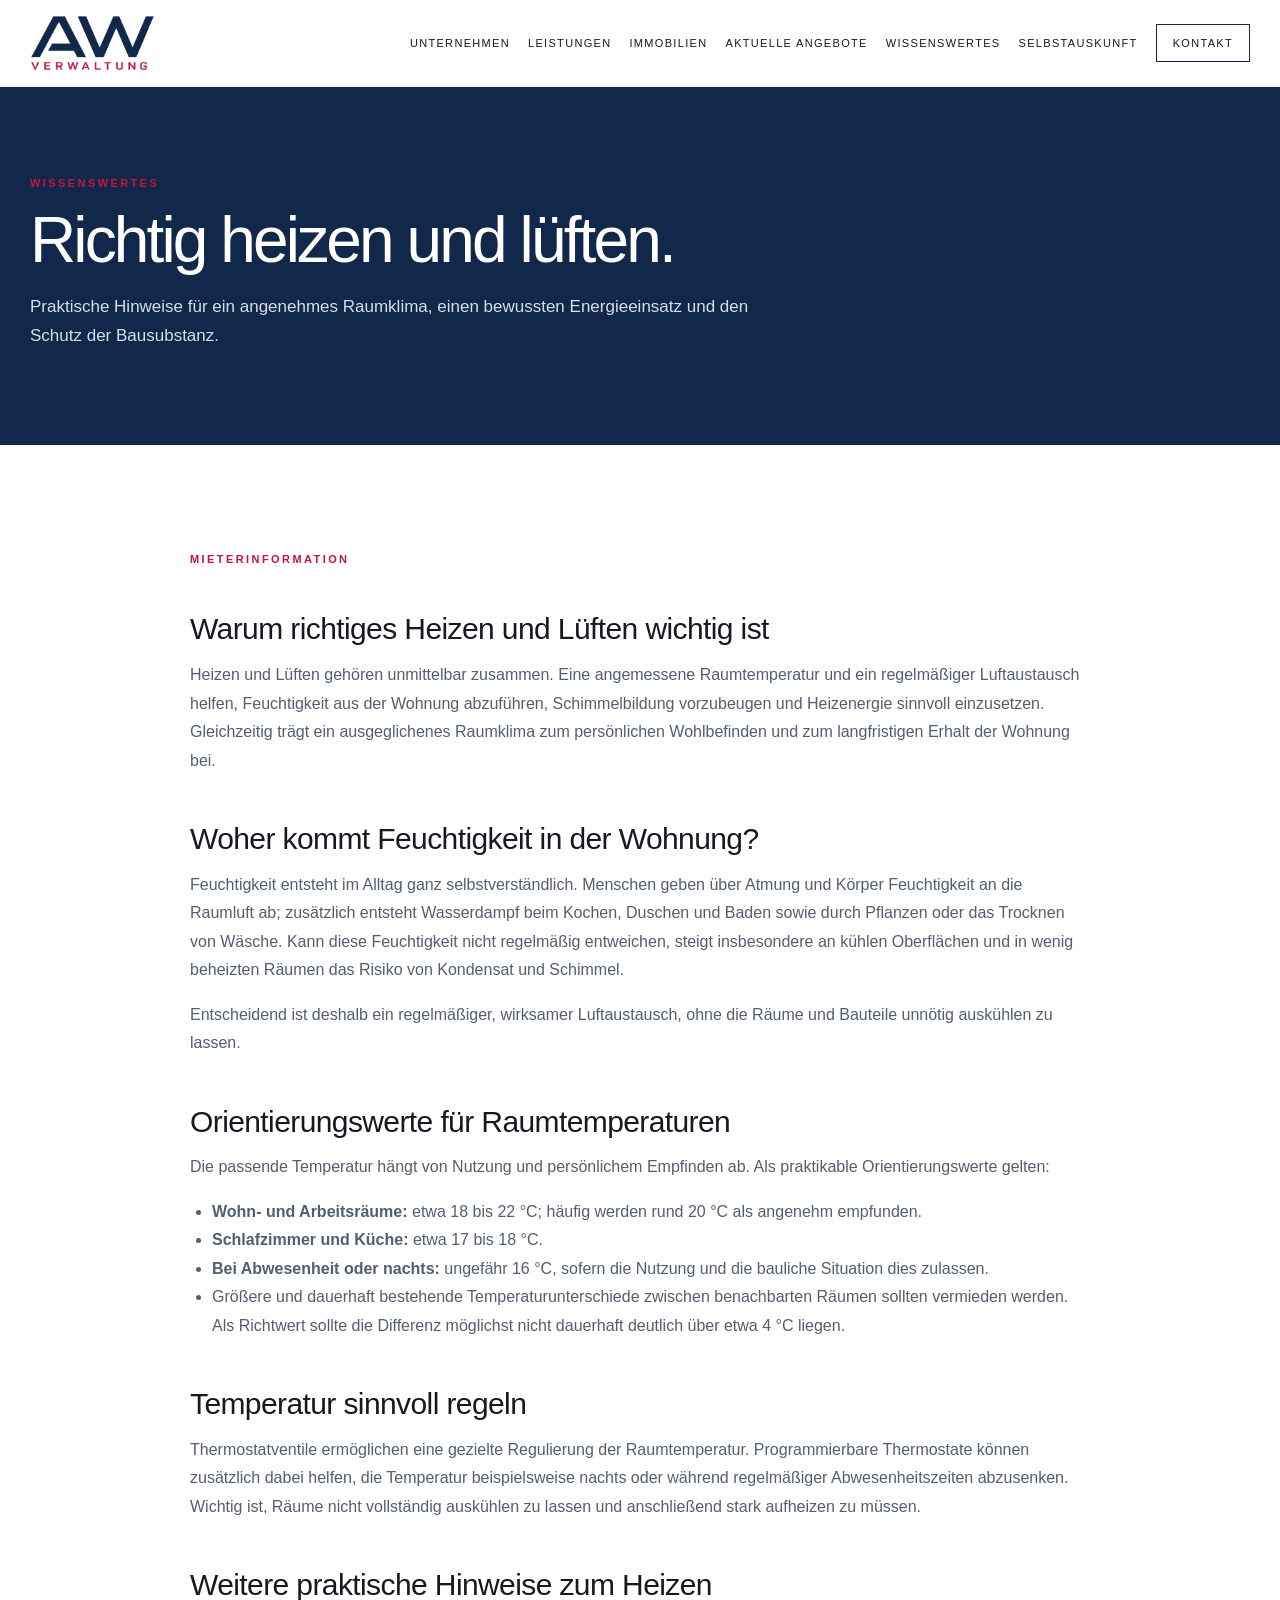
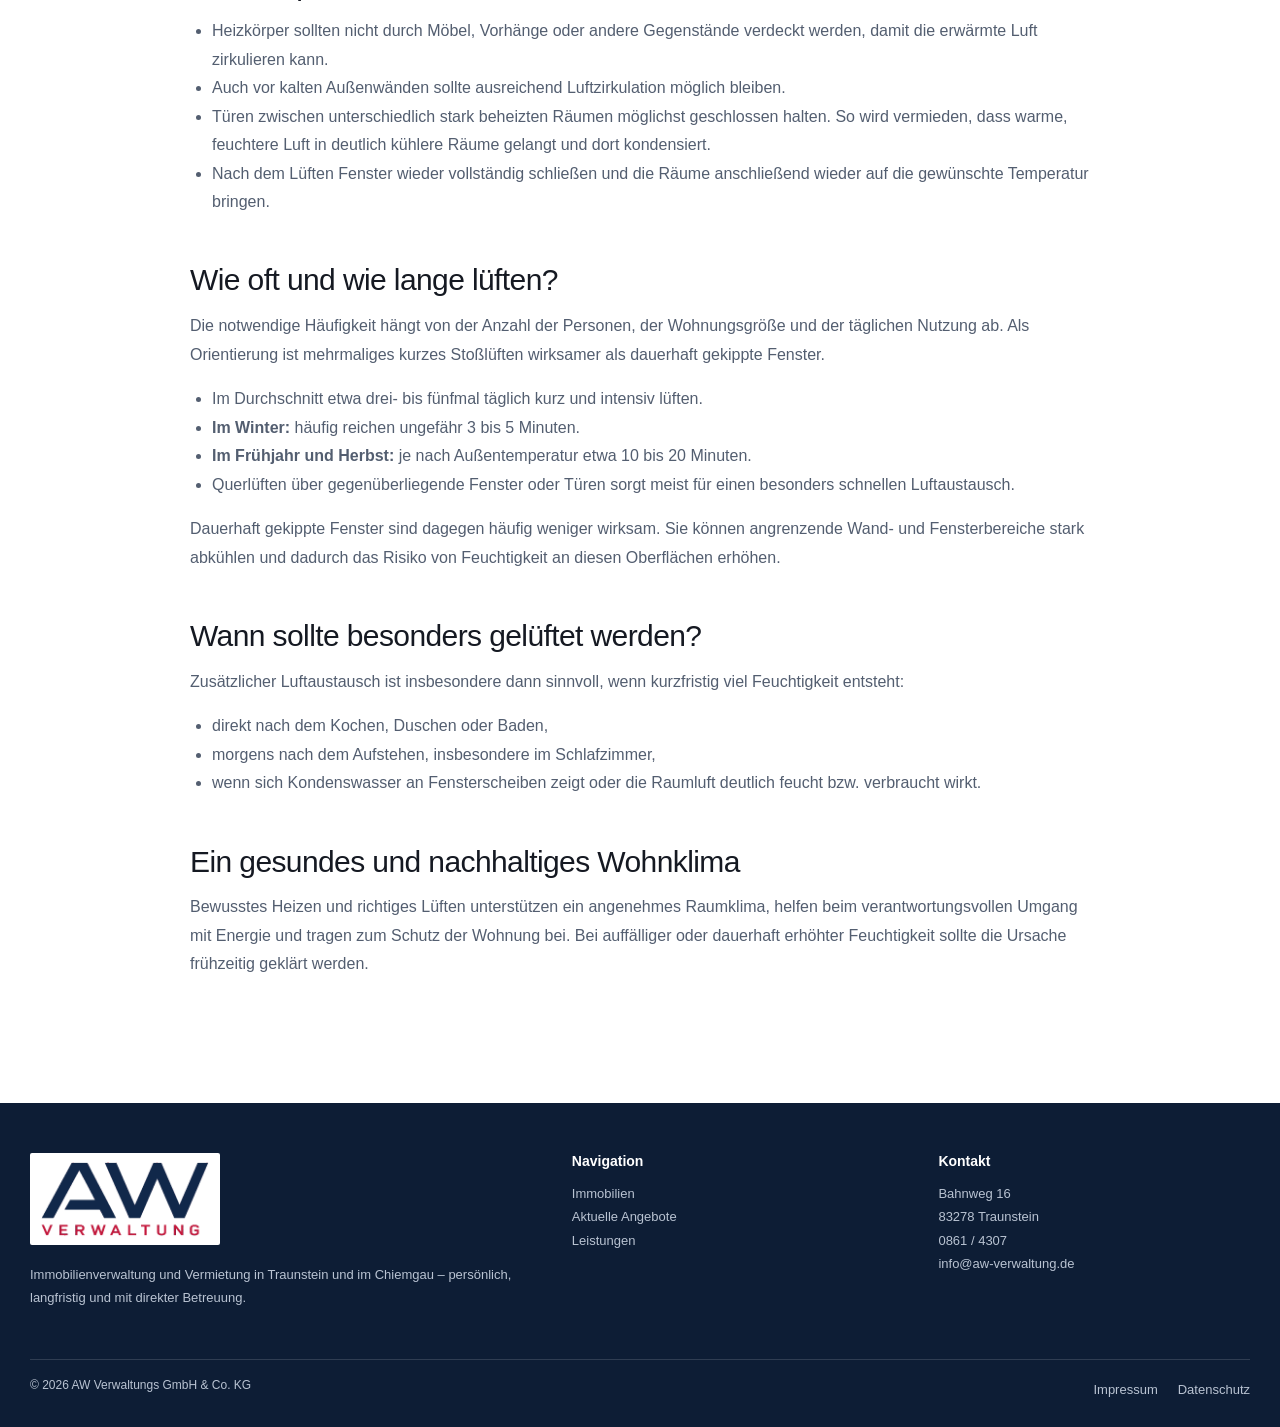
<file: wissenswertes.html>
<!doctype html><html lang="de"><head><meta charset="utf-8"><meta name="viewport" content="width=device-width,initial-scale=1"><title>Richtig heizen & lüften | Mieterinformationen AW Verwaltung</title><meta name="description" content="Praktische Mieterinformationen der AW Verwaltung in Traunstein zum richtigen Heizen und Lüften, zu Raumtemperaturen, Feuchtigkeit und Schimmelprävention."><meta name="robots" content="index,follow"><link rel="canonical" href="https://www.aw-verwaltung.de/wissenswertes.html"><link rel="icon" href="assets/favicon.png"><link rel="stylesheet" href="styles.css"></head><body><header class="header"><div class="wrap nav"><a class="brand" href="index.html"><img src="assets/aw-logo.png" alt="AW Verwaltung"></a><button class="menu" aria-label="Menü öffnen" aria-expanded="false">☰</button><nav class="navlinks"><a href="unternehmen.html">Unternehmen</a><a href="leistungen.html">Leistungen</a><a href="immobilien.html">Immobilien</a><a href="angebote.html">Aktuelle Angebote</a><a href="wissenswertes.html">Wissenswertes</a><a href="selbstauskunft.html">Selbstauskunft</a><a class="nav-cta" href="kontakt.html">Kontakt</a></nav></div></header><main><section class="page-hero"><div class="wrap"><div class="label">Wissenswertes</div><h1>Richtig heizen und lüften.</h1><p>Praktische Hinweise für ein angenehmes Raumklima, einen bewussten Energieeinsatz und den Schutz der Bausubstanz.</p></div></section><section class="section"><div class="wrap article-rich"><div class="label">Mieterinformation</div><h2>Warum richtiges Heizen und Lüften wichtig ist</h2><p>Heizen und Lüften gehören unmittelbar zusammen. Eine angemessene Raumtemperatur und ein regelmäßiger Luftaustausch helfen, Feuchtigkeit aus der Wohnung abzuführen, Schimmelbildung vorzubeugen und Heizenergie sinnvoll einzusetzen. Gleichzeitig trägt ein ausgeglichenes Raumklima zum persönlichen Wohlbefinden und zum langfristigen Erhalt der Wohnung bei.</p><h2>Woher kommt Feuchtigkeit in der Wohnung?</h2><p>Feuchtigkeit entsteht im Alltag ganz selbstverständlich. Menschen geben über Atmung und Körper Feuchtigkeit an die Raumluft ab; zusätzlich entsteht Wasserdampf beim Kochen, Duschen und Baden sowie durch Pflanzen oder das Trocknen von Wäsche. Kann diese Feuchtigkeit nicht regelmäßig entweichen, steigt insbesondere an kühlen Oberflächen und in wenig beheizten Räumen das Risiko von Kondensat und Schimmel.</p><p>Entscheidend ist deshalb ein regelmäßiger, wirksamer Luftaustausch, ohne die Räume und Bauteile unnötig auskühlen zu lassen.</p><h2>Orientierungswerte für Raumtemperaturen</h2><p>Die passende Temperatur hängt von Nutzung und persönlichem Empfinden ab. Als praktikable Orientierungswerte gelten:</p><ul><li><strong>Wohn- und Arbeitsräume:</strong> etwa 18 bis 22 °C; häufig werden rund 20 °C als angenehm empfunden.</li><li><strong>Schlafzimmer und Küche:</strong> etwa 17 bis 18 °C.</li><li><strong>Bei Abwesenheit oder nachts:</strong> ungefähr 16 °C, sofern die Nutzung und die bauliche Situation dies zulassen.</li><li>Größere und dauerhaft bestehende Temperaturunterschiede zwischen benachbarten Räumen sollten vermieden werden. Als Richtwert sollte die Differenz möglichst nicht dauerhaft deutlich über etwa 4 °C liegen.</li></ul><h2>Temperatur sinnvoll regeln</h2><p>Thermostatventile ermöglichen eine gezielte Regulierung der Raumtemperatur. Programmierbare Thermostate können zusätzlich dabei helfen, die Temperatur beispielsweise nachts oder während regelmäßiger Abwesenheitszeiten abzusenken. Wichtig ist, Räume nicht vollständig auskühlen zu lassen und anschließend stark aufheizen zu müssen.</p><h2>Weitere praktische Hinweise zum Heizen</h2><ul><li>Heizkörper sollten nicht durch Möbel, Vorhänge oder andere Gegenstände verdeckt werden, damit die erwärmte Luft zirkulieren kann.</li><li>Auch vor kalten Außenwänden sollte ausreichend Luftzirkulation möglich bleiben.</li><li>Türen zwischen unterschiedlich stark beheizten Räumen möglichst geschlossen halten. So wird vermieden, dass warme, feuchtere Luft in deutlich kühlere Räume gelangt und dort kondensiert.</li><li>Nach dem Lüften Fenster wieder vollständig schließen und die Räume anschließend wieder auf die gewünschte Temperatur bringen.</li></ul><h2>Wie oft und wie lange lüften?</h2><p>Die notwendige Häufigkeit hängt von der Anzahl der Personen, der Wohnungsgröße und der täglichen Nutzung ab. Als Orientierung ist mehrmaliges kurzes Stoßlüften wirksamer als dauerhaft gekippte Fenster.</p><ul><li>Im Durchschnitt etwa drei- bis fünfmal täglich kurz und intensiv lüften.</li><li><strong>Im Winter:</strong> häufig reichen ungefähr 3 bis 5 Minuten.</li><li><strong>Im Frühjahr und Herbst:</strong> je nach Außentemperatur etwa 10 bis 20 Minuten.</li><li>Querlüften über gegenüberliegende Fenster oder Türen sorgt meist für einen besonders schnellen Luftaustausch.</li></ul><p>Dauerhaft gekippte Fenster sind dagegen häufig weniger wirksam. Sie können angrenzende Wand- und Fensterbereiche stark abkühlen und dadurch das Risiko von Feuchtigkeit an diesen Oberflächen erhöhen.</p><h2>Wann sollte besonders gelüftet werden?</h2><p>Zusätzlicher Luftaustausch ist insbesondere dann sinnvoll, wenn kurzfristig viel Feuchtigkeit entsteht:</p><ul><li>direkt nach dem Kochen, Duschen oder Baden,</li><li>morgens nach dem Aufstehen, insbesondere im Schlafzimmer,</li><li>wenn sich Kondenswasser an Fensterscheiben zeigt oder die Raumluft deutlich feucht bzw. verbraucht wirkt.</li></ul><h2>Ein gesundes und nachhaltiges Wohnklima</h2><p>Bewusstes Heizen und richtiges Lüften unterstützen ein angenehmes Raumklima, helfen beim verantwortungsvollen Umgang mit Energie und tragen zum Schutz der Wohnung bei. Bei auffälliger oder dauerhaft erhöhter Feuchtigkeit sollte die Ursache frühzeitig geklärt werden.</p></div></section></main><footer class="footer"><div class="wrap"><div class="footer-grid"><div><img class="footer-logo" src="assets/aw-logo-footer.png" alt="AW Verwaltung"><p>Immobilienverwaltung und Vermietung in Traunstein und im Chiemgau – persönlich, langfristig und mit direkter Betreuung.</p></div><div><h4>Navigation</h4><a href="immobilien.html">Immobilien</a><br><a href="angebote.html">Aktuelle Angebote</a><br><a href="leistungen.html">Leistungen</a></div><div><h4>Kontakt</h4><p>Bahnweg 16<br>83278 Traunstein<br>0861 / 4307<br><a href="mailto:info@aw-verwaltung.de">info@aw-verwaltung.de</a></p></div></div><div class="footer-bottom"><span>© <span data-year></span> AW Verwaltungs GmbH &amp; Co. KG</span><div class="footer-links"><a href="impressum.html">Impressum</a><a href="datenschutz.html">Datenschutz</a></div></div></div></footer><script src="script.js"></script></body></html>
</file>
<file: styles.css>
:root{--navy:#11284a;--navy2:#0d1d35;--red:#c4163a;--ink:#151922;--muted:#657083;--line:#e3e7ed;--soft:#f5f7fa;--white:#fff;--max:1220px}*{box-sizing:border-box}html{scroll-behavior:smooth}body{margin:0;font-family:Arial,Helvetica,sans-serif;color:var(--ink);background:#fff;-webkit-font-smoothing:antialiased}a{color:inherit;text-decoration:none}img{max-width:100%;display:block}.wrap{width:min(calc(100% - 44px),var(--max));margin:auto}.header{position:sticky;top:0;z-index:50;background:rgba(255,255,255,.96);border-bottom:1px solid rgba(17,40,74,.08);backdrop-filter:blur(12px)}.nav{height:86px;display:flex;align-items:center;justify-content:space-between;gap:24px}.brand{display:flex;align-items:center;height:60px;overflow:visible}.brand img{width:154px;height:58px;object-fit:contain;object-position:left center}.navlinks{display:flex;gap:26px;align-items:center;font-size:12px;letter-spacing:.12em;text-transform:uppercase}.navlinks a:hover,.navlinks a.active{color:var(--red)}.nav-cta{border:1px solid var(--navy);padding:12px 16px}.menu{display:none;border:0;background:none;font-size:26px}.hero{position:relative;overflow:hidden;background:linear-gradient(120deg,var(--navy2),var(--navy));color:white;min-height:650px}.hero:after{content:"AW";position:absolute;right:-2vw;bottom:-8vw;font-size:min(35vw,520px);font-weight:700;color:rgba(255,255,255,.035);letter-spacing:-.08em}.hero-accent{position:absolute;right:-10%;top:0;width:32%;height:100%;background:linear-gradient(160deg,rgba(196,22,58,.95),rgba(196,22,58,.65));transform:skewX(-10deg)}.hero-inner{position:relative;z-index:2;min-height:650px;display:flex;align-items:center}.hero-copy{max-width:780px;padding:78px 0}.eyebrow,.label{font-size:11px;letter-spacing:.22em;text-transform:uppercase;font-weight:700}.eyebrow{color:#fff;opacity:.74}.hero h1{font-size:clamp(54px,6.2vw,88px);line-height:1.02;letter-spacing:-.05em;font-weight:400;margin:24px 0}.hero h1 span{display:block;color:#ffced9}.hero p{font-size:18px;line-height:1.72;color:#d8dfeb;max-width:700px}.actions{display:flex;gap:13px;flex-wrap:wrap;margin-top:30px}.btn{display:inline-block;padding:15px 21px;border:1px solid currentColor;font-size:12px;text-transform:uppercase;letter-spacing:.12em}.btn-red{background:var(--red);border-color:var(--red);color:#fff}.btn-ghost{color:#fff}.section{padding:108px 0}.soft{background:var(--soft)}.section-head{display:grid;grid-template-columns:.75fr 1.25fr;gap:80px;align-items:end;margin-bottom:58px}.label{color:var(--red);margin-bottom:18px}.section h2,.page-hero h1{font-size:clamp(40px,5vw,64px);line-height:1.06;letter-spacing:-.045em;font-weight:400;margin:0}.section-head p,.lead{font-size:17px;line-height:1.8;color:var(--muted);margin:0}.grid3{display:grid;grid-template-columns:repeat(3,1fr);border-left:1px solid var(--line);border-top:1px solid var(--line)}.card{padding:34px;min-height:245px;border-right:1px solid var(--line);border-bottom:1px solid var(--line);background:#fff}.card small{color:var(--red);letter-spacing:.14em}.card h3{font-size:21px;font-weight:500;margin:34px 0 12px}.card p{color:var(--muted);line-height:1.65;margin:0}.services-grid .card{opacity:0;transform:translateY(30px);clip-path:inset(12% 0 0 0);transition:opacity .9s ease,transform 1.05s cubic-bezier(.22,.61,.36,1),clip-path 1.05s cubic-bezier(.22,.61,.36,1)}.services-grid.is-visible .card{opacity:1;transform:none;clip-path:inset(0)}.services-grid .card:nth-child(1){transition-delay:0ms}.services-grid .card:nth-child(2){transition-delay:130ms}.services-grid .card:nth-child(3){transition-delay:260ms}.services-grid .card:nth-child(4){transition-delay:390ms}.services-grid .card:nth-child(5){transition-delay:520ms}.services-grid .card:nth-child(6){transition-delay:650ms}.split{display:grid;grid-template-columns:1fr 1fr;gap:88px;align-items:center}.statement{font-size:38px;line-height:1.22;letter-spacing:-.035em}.stats{display:grid;grid-template-columns:repeat(3,1fr);gap:14px;margin-top:34px}.stat{padding:22px;border-top:2px solid var(--navy)}.stat strong{display:block;font-size:27px;color:var(--navy)}.stat span{font-size:13px;color:var(--muted)}.portfolio{display:grid;grid-template-columns:repeat(3,1fr);gap:15px}.property{position:relative;background:linear-gradient(140deg,#eef2f7,#d7dde7);min-height:230px;padding:28px;overflow:hidden}.property:after{content:"";position:absolute;right:-30px;bottom:-50px;width:180px;height:180px;border:28px solid rgba(17,40,74,.08);transform:rotate(45deg)}.property b{position:relative;z-index:2;font-size:20px}.property p{position:relative;z-index:2;color:var(--muted);line-height:1.55;max-width:260px}.property:nth-child(2n){background:linear-gradient(140deg,#f9eef1,#f0d8df)}.insights-grid{display:grid;grid-template-columns:repeat(12,1fr);gap:14px}.insight-card{margin:0;position:relative;grid-column:span 6;min-height:300px;overflow:hidden;background:#e8edf3}.insight-card.wide{grid-column:span 12;min-height:440px}.insight-card img{width:100%;height:100%;min-height:300px;position:absolute;inset:0;object-fit:cover;transition:transform .85s cubic-bezier(.22,.61,.36,1)}.insight-card:hover img{transform:scale(1.025)}.insight-card figcaption{position:absolute;left:18px;bottom:16px;z-index:2;color:#fff;background:rgba(13,29,53,.8);padding:9px 11px;font-size:11px;letter-spacing:.11em;text-transform:uppercase;backdrop-filter:blur(6px)}.insight-card .insight-copy{position:absolute;inset:auto 0 0 0;padding:70px 24px 22px;color:#fff;background:linear-gradient(transparent,rgba(13,29,53,.84));z-index:1}.insight-card .insight-copy b{font-size:22px;font-weight:500}.insight-card .insight-copy p{max-width:540px;margin:6px 0 0;color:#e5eaf1;line-height:1.55}.cta-band{background:var(--red);color:white;padding:72px 0}.cta-band .split{align-items:center}.cta-band h2{font-size:44px;font-weight:400;margin:0}.page-hero{background:var(--navy);color:#fff;padding:90px 0 78px}.page-hero p{max-width:760px;color:#d5deea;font-size:17px;line-height:1.72}.team{display:grid;grid-template-columns:repeat(5,1fr);gap:14px}.person{border:1px solid var(--line);padding:20px;background:#fff}.person-photo{display:block!important;aspect-ratio:1/1;object-fit:cover;object-position:center 28%;width:100%;height:auto;background:#edf1f6}.initials{aspect-ratio:1/1;background:linear-gradient(135deg,var(--navy),#375a80);display:grid;place-items:center;color:white;font-size:40px}.person h3{font-size:18px;margin:16px 0 5px}.person p{font-size:13px;color:var(--muted);line-height:1.5}.article{max-width:820px}.article h2{font-size:31px;margin-top:42px}.article p,.article li{color:#535e70;line-height:1.75}.contact-grid{display:grid;grid-template-columns:.85fr 1.15fr;gap:90px}.contact-box{border-top:1px solid var(--line);padding-top:20px}.contact-box small{display:block;text-transform:uppercase;letter-spacing:.15em;color:var(--muted);font-size:10px;margin-top:20px}.contact-box strong,.contact-box a{display:block;font-size:21px;font-weight:500;margin-top:5px}.downloads{display:grid;grid-template-columns:1fr 1fr;gap:16px}.download{padding:28px;border:1px solid var(--line);background:white}.download h3{margin:0 0 10px}.notice{background:#fff4f6;border-left:4px solid var(--red);padding:18px 20px;color:#4e5869;line-height:1.6}.footer{background:#0d1d35;color:#b9c3d2;padding:50px 0 26px}.footer-grid{display:grid;grid-template-columns:1.25fr .8fr .8fr;gap:55px}.footer-logo{display:none!important}.footer-grid>div:first-child:before{content:"AW";display:block;color:#fff;font-size:52px;line-height:.88;font-weight:700;letter-spacing:-.08em;margin-bottom:12px}.footer-grid>div:first-child p:before{content:"VERWALTUNG";display:block;color:var(--red);font-size:10px;font-weight:700;letter-spacing:.3em;margin:0 0 18px 2px}.footer h4{color:white;margin:0 0 13px;font-size:14px}.footer p,.footer a{font-size:13px;line-height:1.8}.footer-bottom{border-top:1px solid rgba(255,255,255,.14);margin-top:36px;padding-top:18px;display:flex;justify-content:space-between;font-size:12px}.footer-links{display:flex;gap:20px}.legal{max-width:900px}.legal h1{font-size:52px;font-weight:400}.legal h2{font-size:22px;margin-top:40px}.legal p,.legal li{line-height:1.72;color:#535e70}.reveal{opacity:0;transform:translateY(22px);transition:opacity .75s ease,transform .9s cubic-bezier(.22,.61,.36,1)}.reveal.visible{opacity:1;transform:none}@media(max-width:920px){.menu{display:block}.navlinks{display:none;position:absolute;left:0;right:0;top:86px;background:white;padding:24px;flex-direction:column;align-items:flex-start}.navlinks.open{display:flex}.section-head,.split,.contact-grid{grid-template-columns:1fr;gap:38px}.grid3,.portfolio{grid-template-columns:1fr 1fr}.team{grid-template-columns:repeat(3,1fr)}.hero-accent{opacity:.2;width:44%}}@media(max-width:700px){.insight-card,.insight-card.wide{grid-column:1/-1;min-height:270px}}@media(max-width:620px){.wrap{width:min(calc(100% - 28px),var(--max))}.nav{height:76px}.navlinks{top:76px}.brand{height:52px}.brand img{width:132px;height:48px}.hero,.hero-inner{min-height:610px}.hero-copy{padding:60px 0}.hero h1{font-size:47px}.hero p{font-size:16px}.hero-accent{display:none}.section{padding:78px 0}.grid3,.portfolio,.team,.stats,.downloads{grid-template-columns:1fr}.section h2,.page-hero h1{font-size:42px}.statement{font-size:31px}.footer-grid{grid-template-columns:1fr}.footer-bottom{flex-direction:column;gap:16px}}@media(prefers-reduced-motion:reduce){html{scroll-behavior:auto}.reveal,.services-grid .card{opacity:1;transform:none;clip-path:none;transition:none}}
</file>
<file: enhancements.css>
.footer-logo{display:block!important;width:190px;height:auto;filter:none!important;opacity:1!important;margin:0 0 18px;background:#fff!important;padding:8px 10px!important;border-radius:2px!important}.footer-grid>div:first-child:before,.footer-grid>div:first-child p:before{content:none!important;display:none!important}.hero-typed{display:block;min-height:1.08em;color:#ffced9;position:relative;white-space:nowrap}.hero-typed:after{content:none!important;display:none!important}.contact-action{display:inline-flex!important;align-items:center;justify-content:center;width:auto!important;margin-top:12px!important;font-size:11px!important;font-weight:600!important;color:var(--navy)!important;border:1px solid var(--navy)!important;padding:13px 17px!important;letter-spacing:.11em;text-transform:uppercase;transition:.25s ease}.contact-action:hover{background:var(--navy);color:#fff!important}.insight-slider{position:relative;overflow:hidden;background:#e9edf2;box-shadow:0 18px 45px rgba(13,29,53,.08)}.insight-slide{margin:0}.insight-track{display:flex;transition:transform 1s cubic-bezier(.22,.61,.36,1);will-change:transform}.insight-slide{position:relative;flex:0 0 100%;height:clamp(380px,54vw,610px);overflow:hidden;background:#dfe5ed}.insight-slide img{width:100%;height:100%;object-fit:cover;display:block;image-rendering:auto;transform:scale(1.001)}.insight-slide:after{content:"";position:absolute;inset:45% 0 0;background:linear-gradient(transparent,rgba(13,29,53,.84))}.insight-caption{position:absolute;z-index:2;left:34px;bottom:34px;color:#fff;max-width:620px}.insight-caption b{display:block;font-size:clamp(23px,2.5vw,34px);font-weight:400;letter-spacing:-.025em}.insight-caption p{margin:8px 0 0;color:#e2e8ef;line-height:1.6;text-align:left!important}.slider-controls{position:absolute;z-index:4;right:26px;bottom:26px;display:flex;align-items:center;gap:8px}.slider-arrow{width:44px;height:44px;border:1px solid rgba(255,255,255,.65);background:rgba(13,29,53,.35);color:#fff;font-size:20px;cursor:pointer;backdrop-filter:blur(8px);transition:.25s ease}.slider-arrow:hover{background:#fff;color:var(--navy)}.slider-dots{position:absolute;z-index:4;left:34px;top:28px;display:flex;gap:7px}.slider-dot{width:30px;height:3px;border:0;background:rgba(255,255,255,.42);padding:0;cursor:pointer}.slider-dot.active{background:#fff}.vacancy-actions{margin-top:28px}.offer-empty{padding:44px;border:1px solid var(--line);background:#fff}.offer-grid{display:grid;grid-template-columns:repeat(4,1fr);gap:12px;margin-top:24px}.offer-type{padding:24px;border:1px solid var(--line);background:var(--soft);min-height:210px;display:flex;flex-direction:column}.offer-type small{color:var(--red);letter-spacing:.12em;text-transform:uppercase}.offer-type h3{font-size:19px;font-weight:500;margin:26px 0 7px}.offer-type p{font-size:13px;color:var(--muted);margin:0 0 20px}.offer-type .contact-action{margin-top:auto!important;align-self:flex-start}.offer-empty>.actions{display:none}.article-rich{max-width:900px}.article-rich h2{font-size:30px;font-weight:400;margin:48px 0 16px;letter-spacing:-.02em}.article-rich h3{font-size:20px;font-weight:500;margin:30px 0 10px}.article-rich p,.article-rich li{color:#535e70;line-height:1.78}.article-rich ul{padding-left:22px}.seo-intro{max-width:850px}.legal h3{font-size:18px;margin-top:28px}.brand img{object-fit:contain!important}.person-photo{display:block!important;width:100%!important;aspect-ratio:1/1!important;height:auto!important;object-fit:cover!important;object-position:center top!important;margin:0 0 18px!important;visibility:visible!important;opacity:1!important}.navlinks{gap:18px;font-size:11px}.section-head h2{line-height:1.14!important;letter-spacing:-.035em!important;text-wrap:balance}.hero p,.section-head p,.lead,.card p,.property p,.article-rich p,.article-rich li,.contact-grid p,.offer-empty p,.download p,.page-hero p{text-align:justify;text-justify:inter-word;hyphens:auto}.statement{line-height:1.28!important;text-wrap:balance}.section-head{align-items:start!important}.section-head>div:first-child{padding-right:12px}.mail-interest{margin-top:auto}.header{background:#fff!important;backdrop-filter:none!important;-webkit-backdrop-filter:none!important}.brand{overflow:visible!important;padding:4px 0}.brand img{width:148px!important;height:56px!important;object-fit:contain!important;object-position:left center!important;background:#fff!important}.footer-logo{display:block!important;width:190px!important;height:auto!important;max-height:none!important;object-fit:contain!important;object-position:left center!important;background:#fff!important;padding:8px 10px!important;border-radius:2px!important}.footer-grid>div:first-child:before,.footer-grid>div:first-child p:before{content:none!important;display:none!important}.footer-grid>div:first-child p{margin-top:0}.insight-slide img,.person-photo{backface-visibility:hidden;-webkit-backface-visibility:hidden}.image-loading{background:linear-gradient(110deg,#e3e8ef 8%,#edf1f5 18%,#e3e8ef 33%);background-size:200% 100%;animation:awImageLoad 1.2s linear infinite}.image-missing{background:#e3e8ef}.simon-photo-fallback[hidden],.person-photo[hidden]{display:none!important}@keyframes awImageLoad{to{background-position-x:-200%}}@media(max-width:1080px){.menu{display:block}.navlinks{display:none;position:absolute;left:0;right:0;top:86px;background:#fff;padding:24px;flex-direction:column;align-items:flex-start}.navlinks.open{display:flex}}@media(max-width:760px){.insight-slide{height:430px}.insight-caption{left:20px;right:20px;bottom:75px}.slider-controls{right:18px;bottom:18px}.slider-dots{left:20px;top:20px}.offer-grid{grid-template-columns:1fr 1fr}.section-head h2{font-size:clamp(34px,9vw,46px)!important;line-height:1.16!important}}@media(max-width:620px){.brand img{width:128px!important;height:48px!important}}@media(max-width:520px){.offer-grid{grid-template-columns:1fr}.hero-typed{min-height:2.18em;white-space:normal;font-size:.9em;line-height:1.08}.section-head h2{line-height:1.18!important}}@media(prefers-reduced-motion:reduce){.insight-track{transition:none}.image-loading{animation:none}}.person-photo-trigger{position:relative;display:block;width:100%;padding:0;margin:0 0 18px;border:0;background:#edf1f6;overflow:hidden;cursor:pointer;font:inherit}.person-photo-trigger .person-photo{margin:0!important;transition:transform .55s cubic-bezier(.22,.61,.36,1),filter .4s ease}.person-photo-trigger:hover .person-photo,.person-photo-trigger:focus-visible .person-photo{transform:scale(1.025);filter:brightness(.91)}.person-photo-trigger:focus-visible{outline:2px solid var(--red);outline-offset:3px}.person-photo-hint{position:absolute;left:14px;bottom:14px;z-index:2;display:inline-flex;align-items:center;gap:7px;padding:9px 12px;background:rgba(13,29,53,.88);color:#fff;font-size:10px;font-weight:600;letter-spacing:.12em;text-transform:uppercase;backdrop-filter:blur(8px);-webkit-backdrop-filter:blur(8px);transition:background .25s ease,transform .25s ease}.person-photo-hint::after{content:"→";font-size:13px;transition:transform .25s ease}.person-photo-trigger:hover .person-photo-hint{background:var(--red)}.person-photo-trigger:hover .person-photo-hint::after{transform:translateX(3px)}.profile-modal{position:fixed;inset:0;z-index:3000;display:grid;place-items:center;padding:24px;opacity:0;visibility:hidden;transition:opacity .3s ease,visibility .3s ease}.profile-modal.is-open{opacity:1;visibility:visible}.profile-modal__backdrop{position:absolute;inset:0;background:rgba(8,18,34,.68);backdrop-filter:blur(5px);-webkit-backdrop-filter:blur(5px);cursor:pointer}.profile-modal__panel{position:relative;z-index:1;width:min(920px,calc(100vw - 48px));max-height:calc(100vh - 48px);overflow-y:auto;background:#fff;border-top:4px solid var(--red);box-shadow:0 35px 90px rgba(7,18,34,.30),0 8px 30px rgba(7,18,34,.15);transform:translateY(16px) scale(.985);opacity:0;transition:transform .4s cubic-bezier(.22,.61,.36,1),opacity .3s ease}.profile-modal.is-open .profile-modal__panel{transform:translateY(0) scale(1);opacity:1}.profile-modal__layout{display:grid;grid-template-columns:300px 1fr}.profile-modal__visual{position:relative;min-height:100%;background:var(--navy);overflow:hidden}.profile-modal__visual img{display:block;width:100%;height:100%;min-height:520px;object-fit:cover;object-position:center top}.profile-modal__content{padding:58px 58px 52px}.profile-modal__content h2{margin:8px 0 4px;color:var(--navy);font-size:clamp(32px,4vw,46px);line-height:1.05;font-weight:400;letter-spacing:-.035em}.profile-modal__role{margin:10px 0 0!important;color:var(--red)!important;font-size:12px!important;font-weight:600;letter-spacing:.08em;text-transform:uppercase}.profile-modal__divider{width:52px;height:2px;margin:27px 0;background:var(--red)}.profile-modal__content>p:not(.profile-modal__role){margin:0 0 18px;color:#535e70;font-size:14px;line-height:1.78;text-align:left;hyphens:auto}.profile-modal__content>p:last-child{margin-bottom:0}.profile-modal__close{position:absolute;top:18px;right:20px;z-index:5;width:40px;height:40px;display:grid;place-items:center;padding:0;border:1px solid #dfe4eb;background:rgba(255,255,255,.92);color:var(--navy);font-size:28px;font-weight:300;line-height:1;cursor:pointer;transition:background .2s ease,color .2s ease,border-color .2s ease}.profile-modal__close:hover{background:var(--navy);border-color:var(--navy);color:#fff}body.profile-modal-open{overflow:hidden}@media(max-width:780px){.profile-modal{padding:18px}.profile-modal__panel{width:min(640px,calc(100vw - 36px));max-height:calc(100vh - 36px)}.profile-modal__layout{grid-template-columns:1fr}.profile-modal__visual{height:280px;min-height:0}.profile-modal__visual img{height:100%;min-height:0;object-position:center 22%}.profile-modal__content{padding:38px 32px 36px}.profile-modal__close{top:12px;right:12px}}@media(max-width:520px){.profile-modal{padding:10px}.profile-modal__panel{width:calc(100vw - 20px);max-height:calc(100vh - 20px)}.profile-modal__visual{height:230px}.profile-modal__content{padding:31px 23px 30px}.profile-modal__content h2{font-size:32px}.profile-modal__content>p:not(.profile-modal__role){font-size:13.5px;line-height:1.72}.person-photo-hint{left:10px;bottom:10px}}@media(prefers-reduced-motion:reduce){.profile-modal,.profile-modal__panel,.person-photo-trigger .person-photo,.person-photo-hint{transition:none}}.initials-profile-trigger{position:relative;display:block;width:100%;padding:0;margin:0 0 18px;border:0;background:transparent;overflow:hidden;cursor:pointer;font:inherit}.initials-profile-trigger .initials{width:100%;margin:0!important;transition:transform .55s cubic-bezier(.22,.61,.36,1),filter .4s ease}.initials-profile-trigger:hover .initials,.initials-profile-trigger:focus-visible .initials{transform:scale(1.025);filter:brightness(.9)}.initials-profile-trigger:focus-visible{outline:2px solid var(--red);outline-offset:3px}.initials-profile-trigger:hover .person-photo-hint{background:var(--red)}.initials-profile-trigger:hover .person-photo-hint::after{transform:translateX(3px)}.profile-modal__visual--initials{display:flex;align-items:center;justify-content:center;min-height:520px;background:linear-gradient(145deg,#193554,#2d5077)}.profile-modal__visual--initials span{color:#fff;font-size:72px;font-weight:300;letter-spacing:.04em}@media(max-width:780px){.profile-modal__visual--initials{min-height:0;height:280px}.profile-modal__visual--initials span{font-size:58px}}@media(max-width:520px){.profile-modal__visual--initials{height:230px}.profile-modal__visual--initials span{font-size:50px}}

/* Site-wide readability and alignment normalization */
p,li{hyphens:none!important;-webkit-hyphens:none!important;word-break:normal!important}.hero p,.section-head p,.lead,.card p,.property p,.article-rich p,.article-rich li,.contact-grid p,.offer-empty p,.download p,.page-hero p,.profile-modal__content>p:not(.profile-modal__role){text-align:left!important;text-justify:auto!important;hyphens:none!important;-webkit-hyphens:none!important;word-break:normal!important}.section-head{align-items:center!important}.section-head>p{align-self:center!important}.split{align-items:center!important}@media(max-width:920px){.section-head{align-items:start!important}.section-head>p{align-self:auto!important}}
</file>
